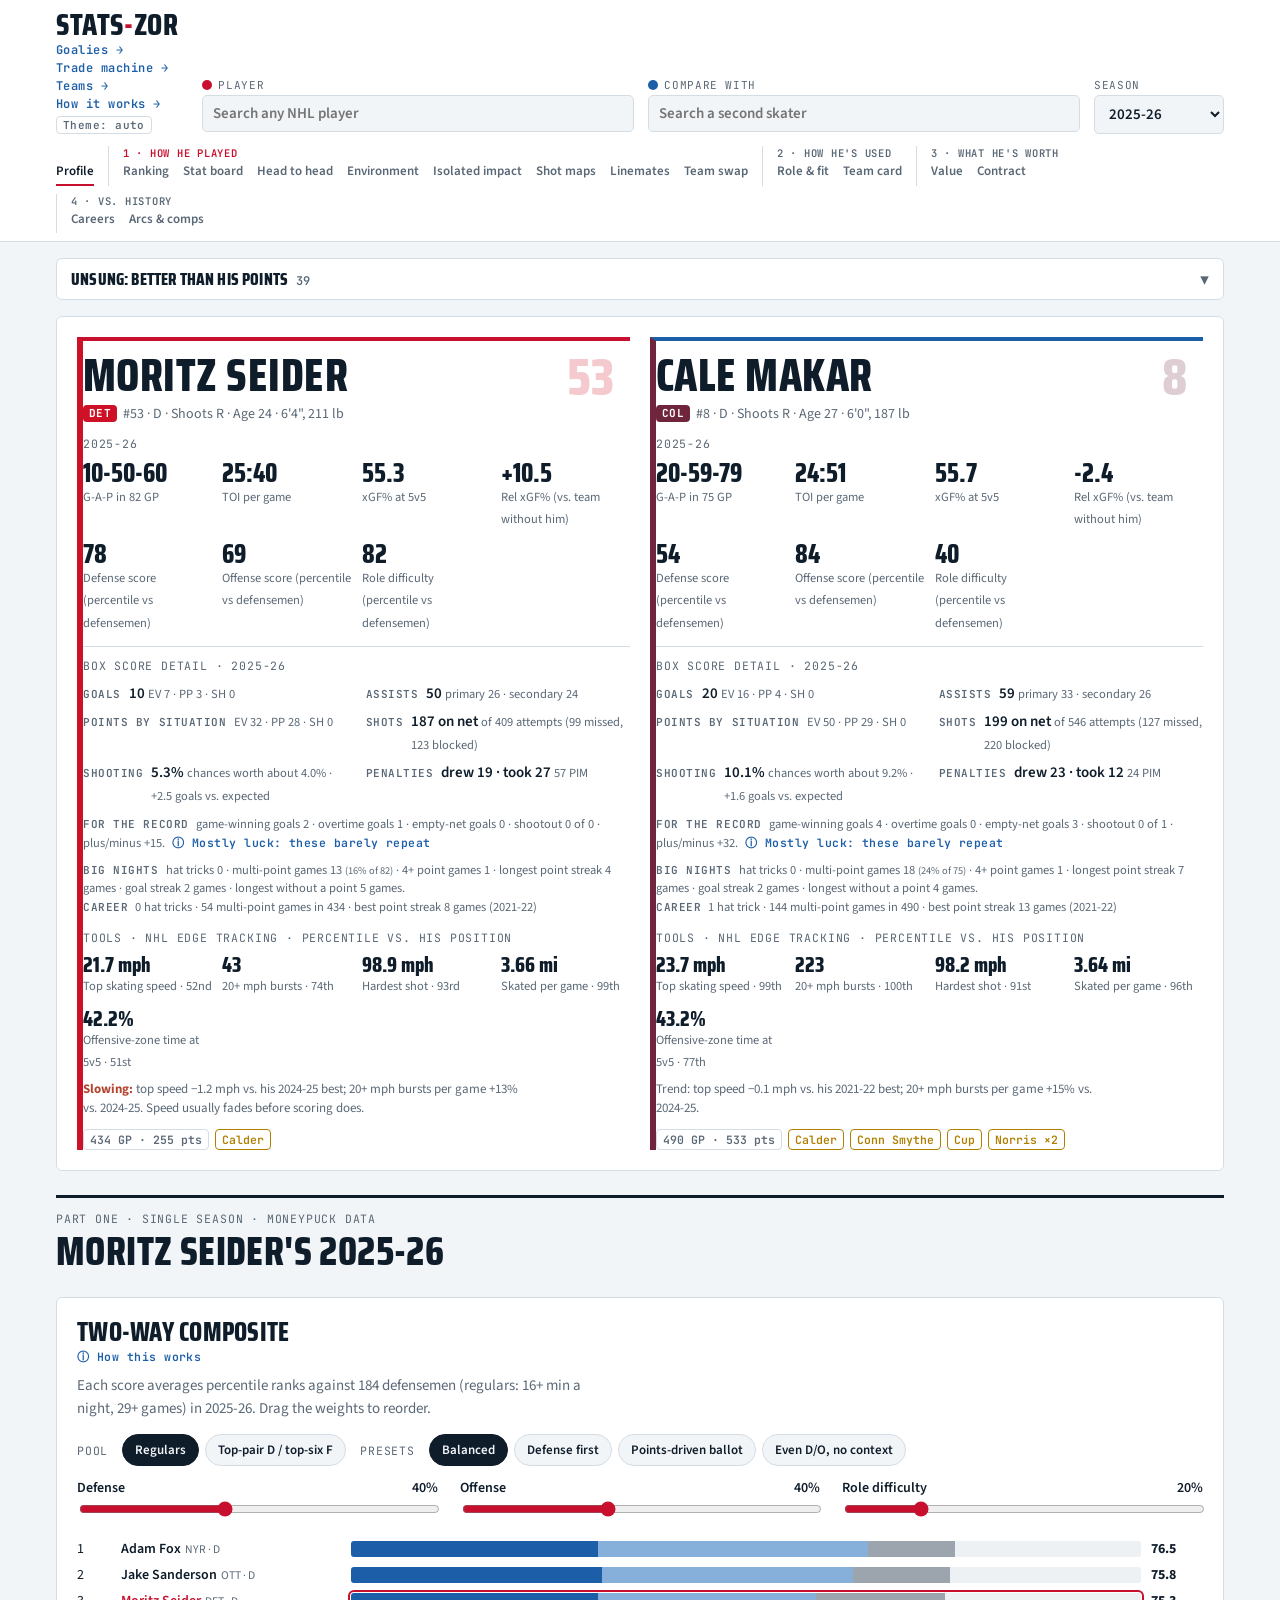
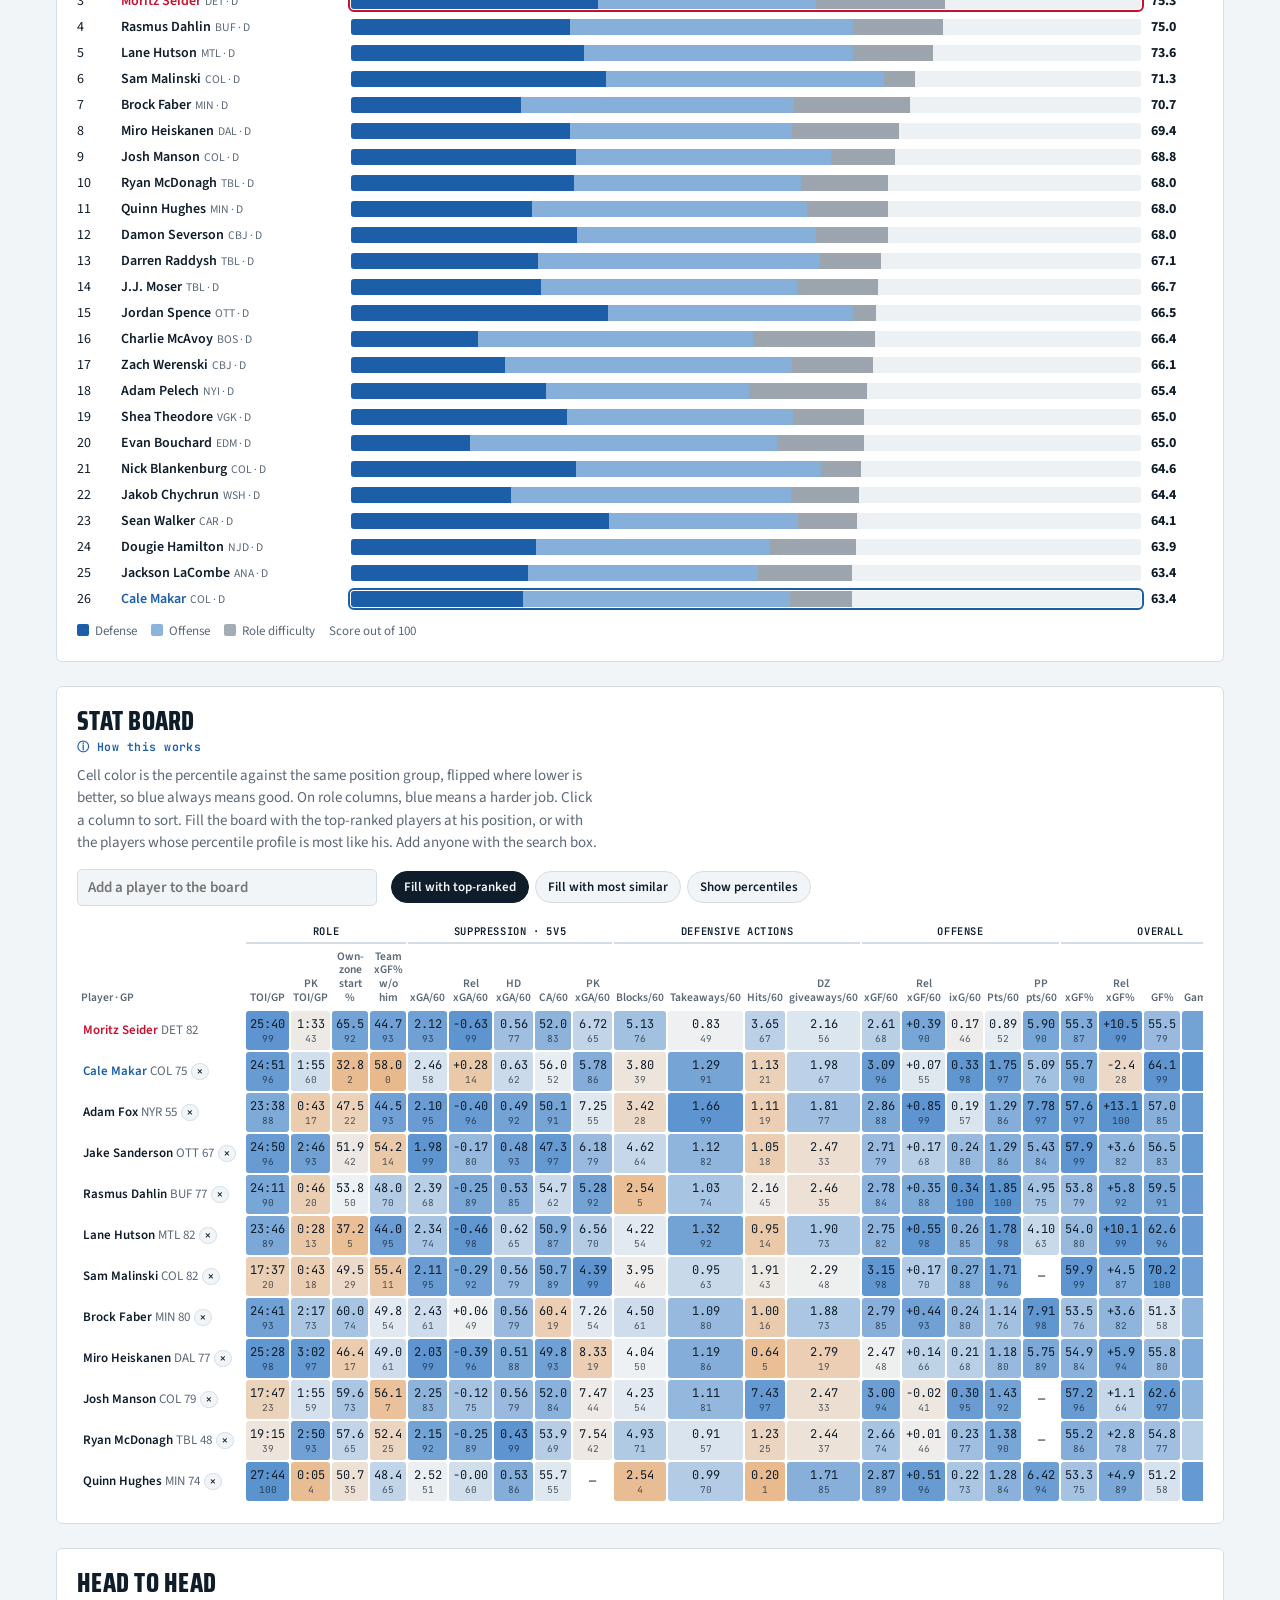
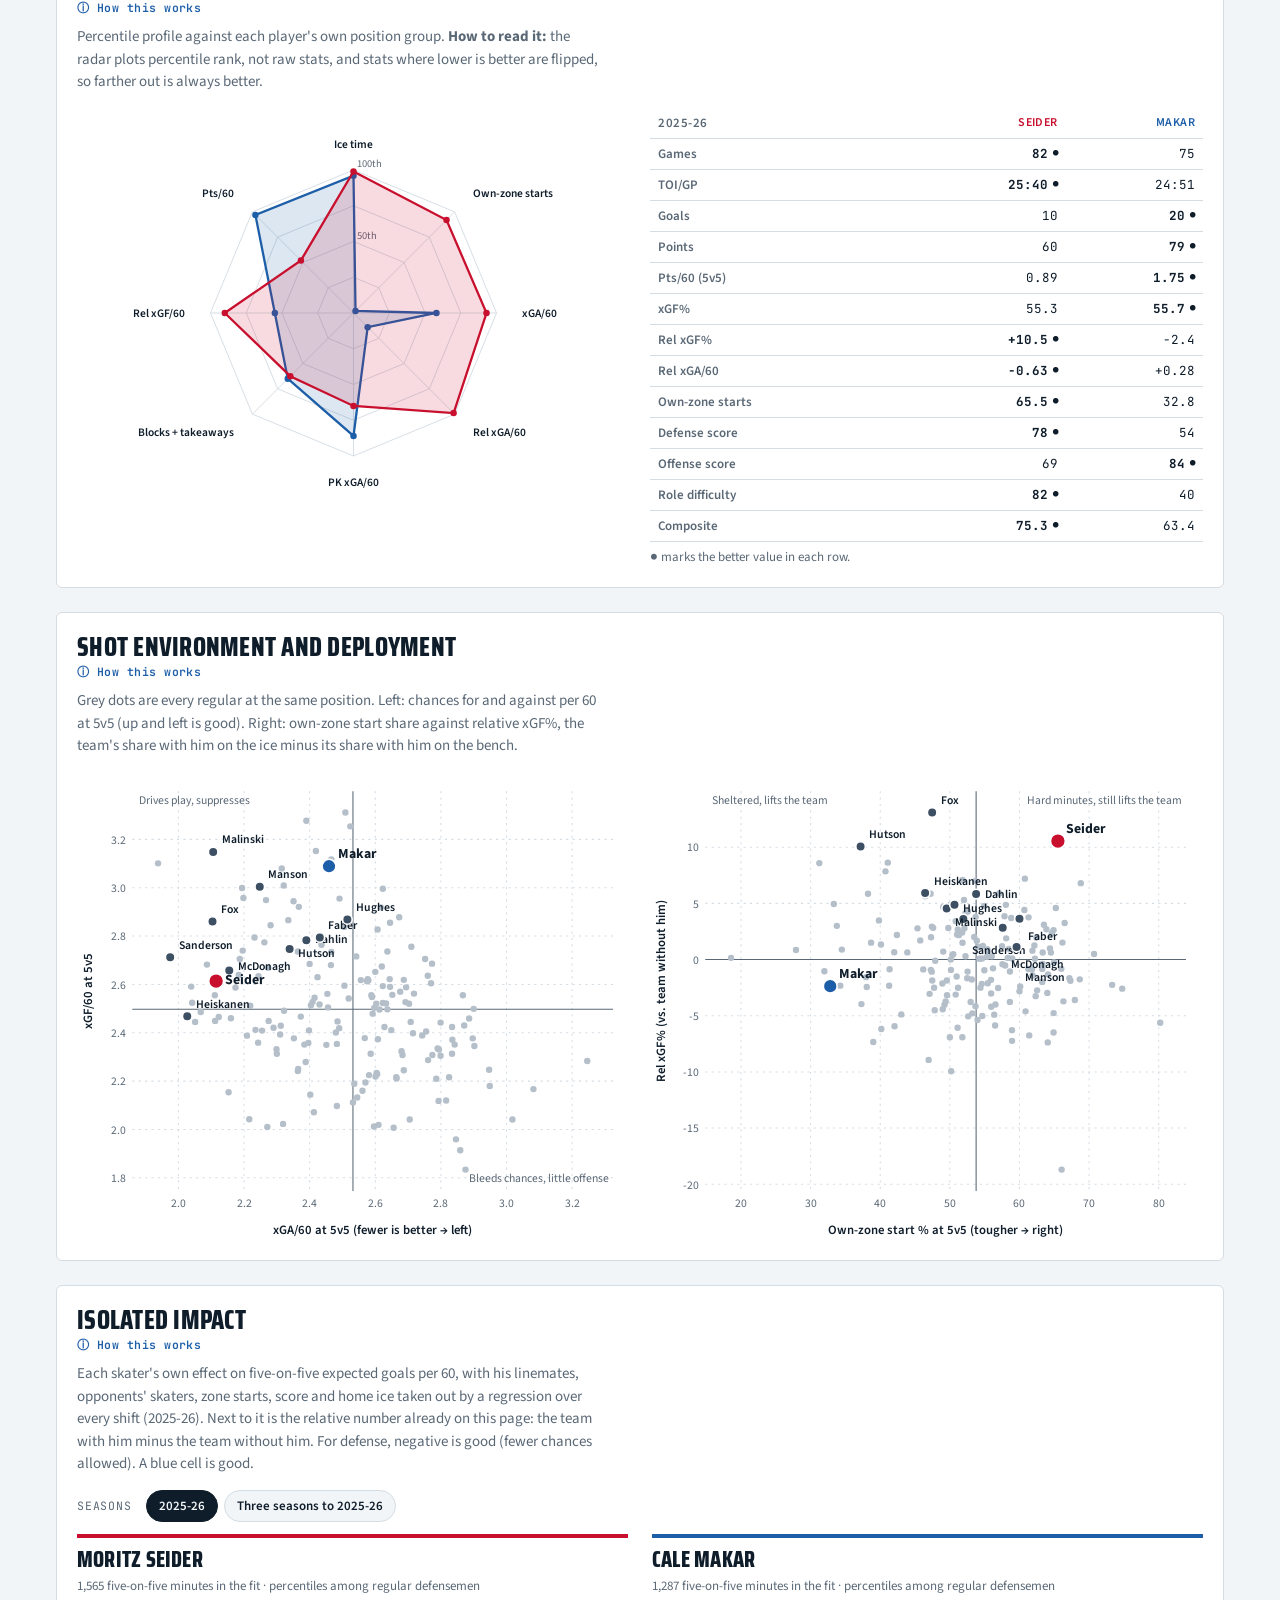
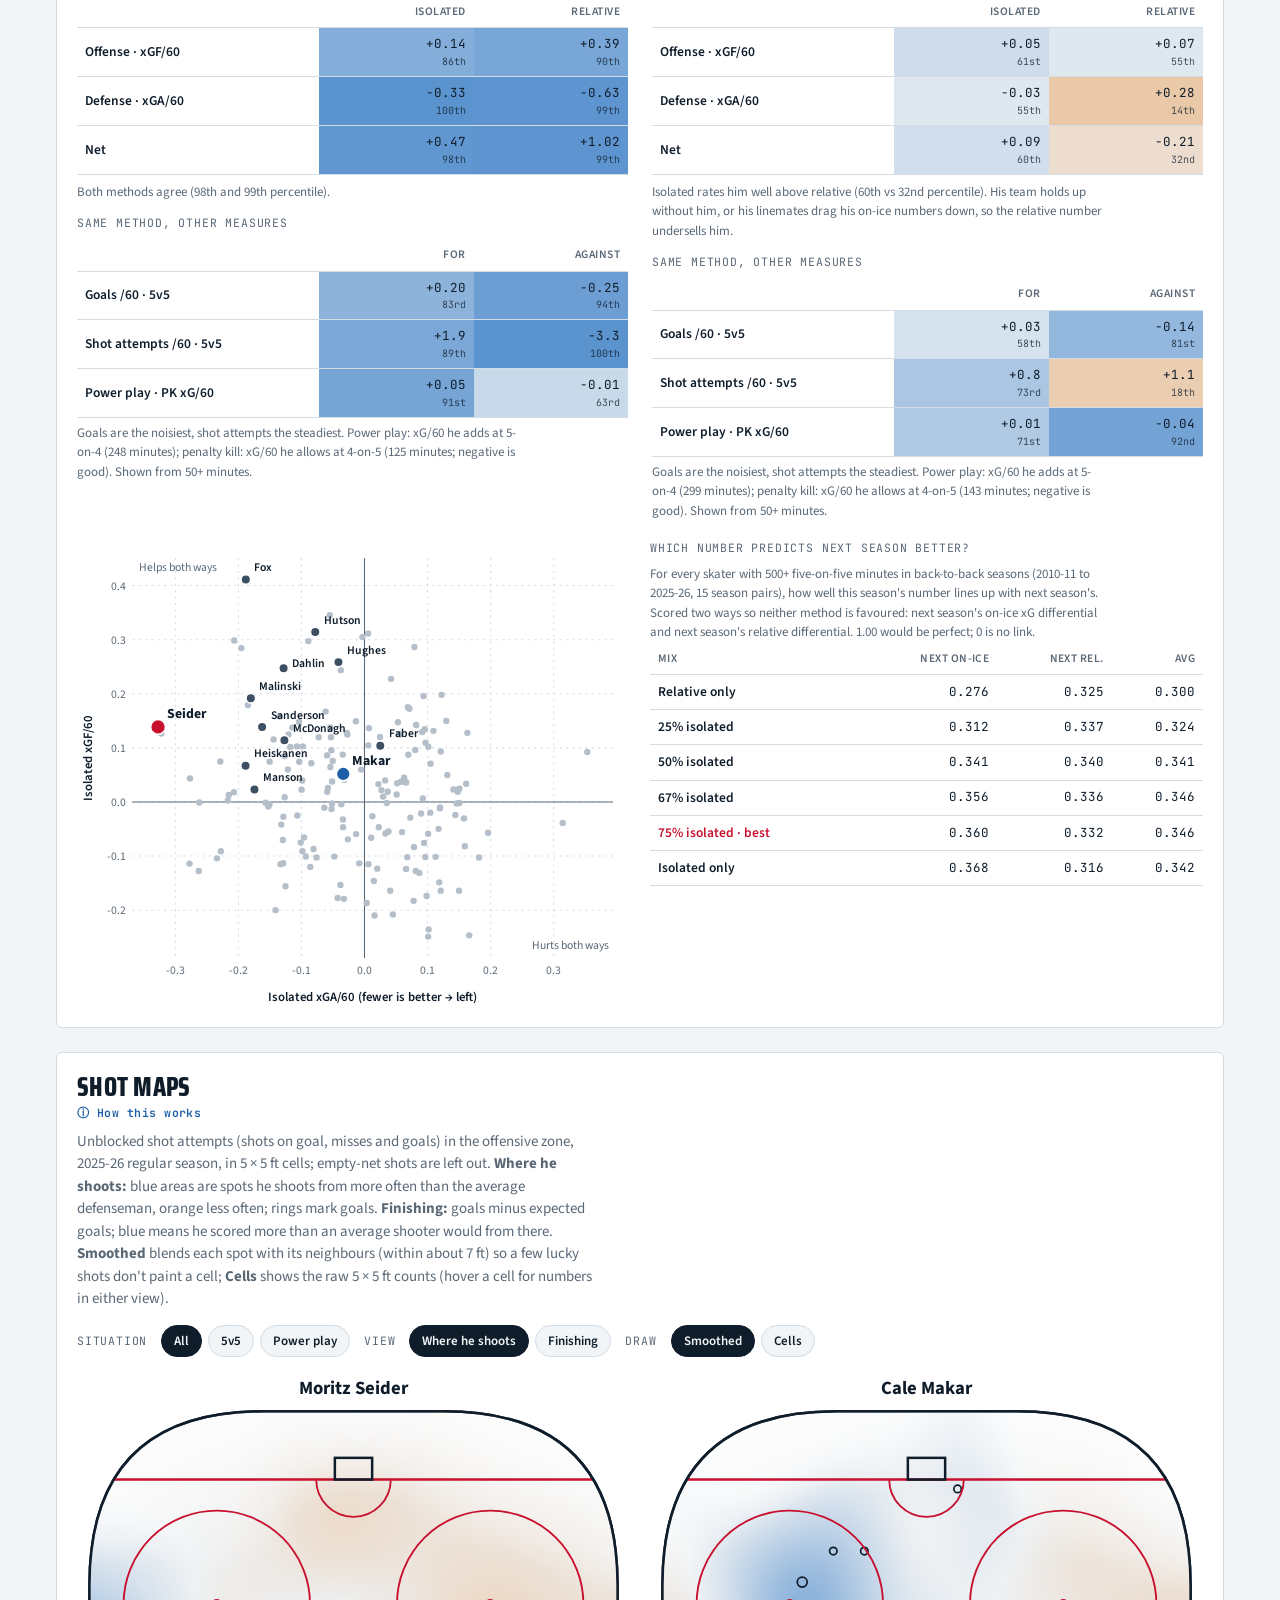
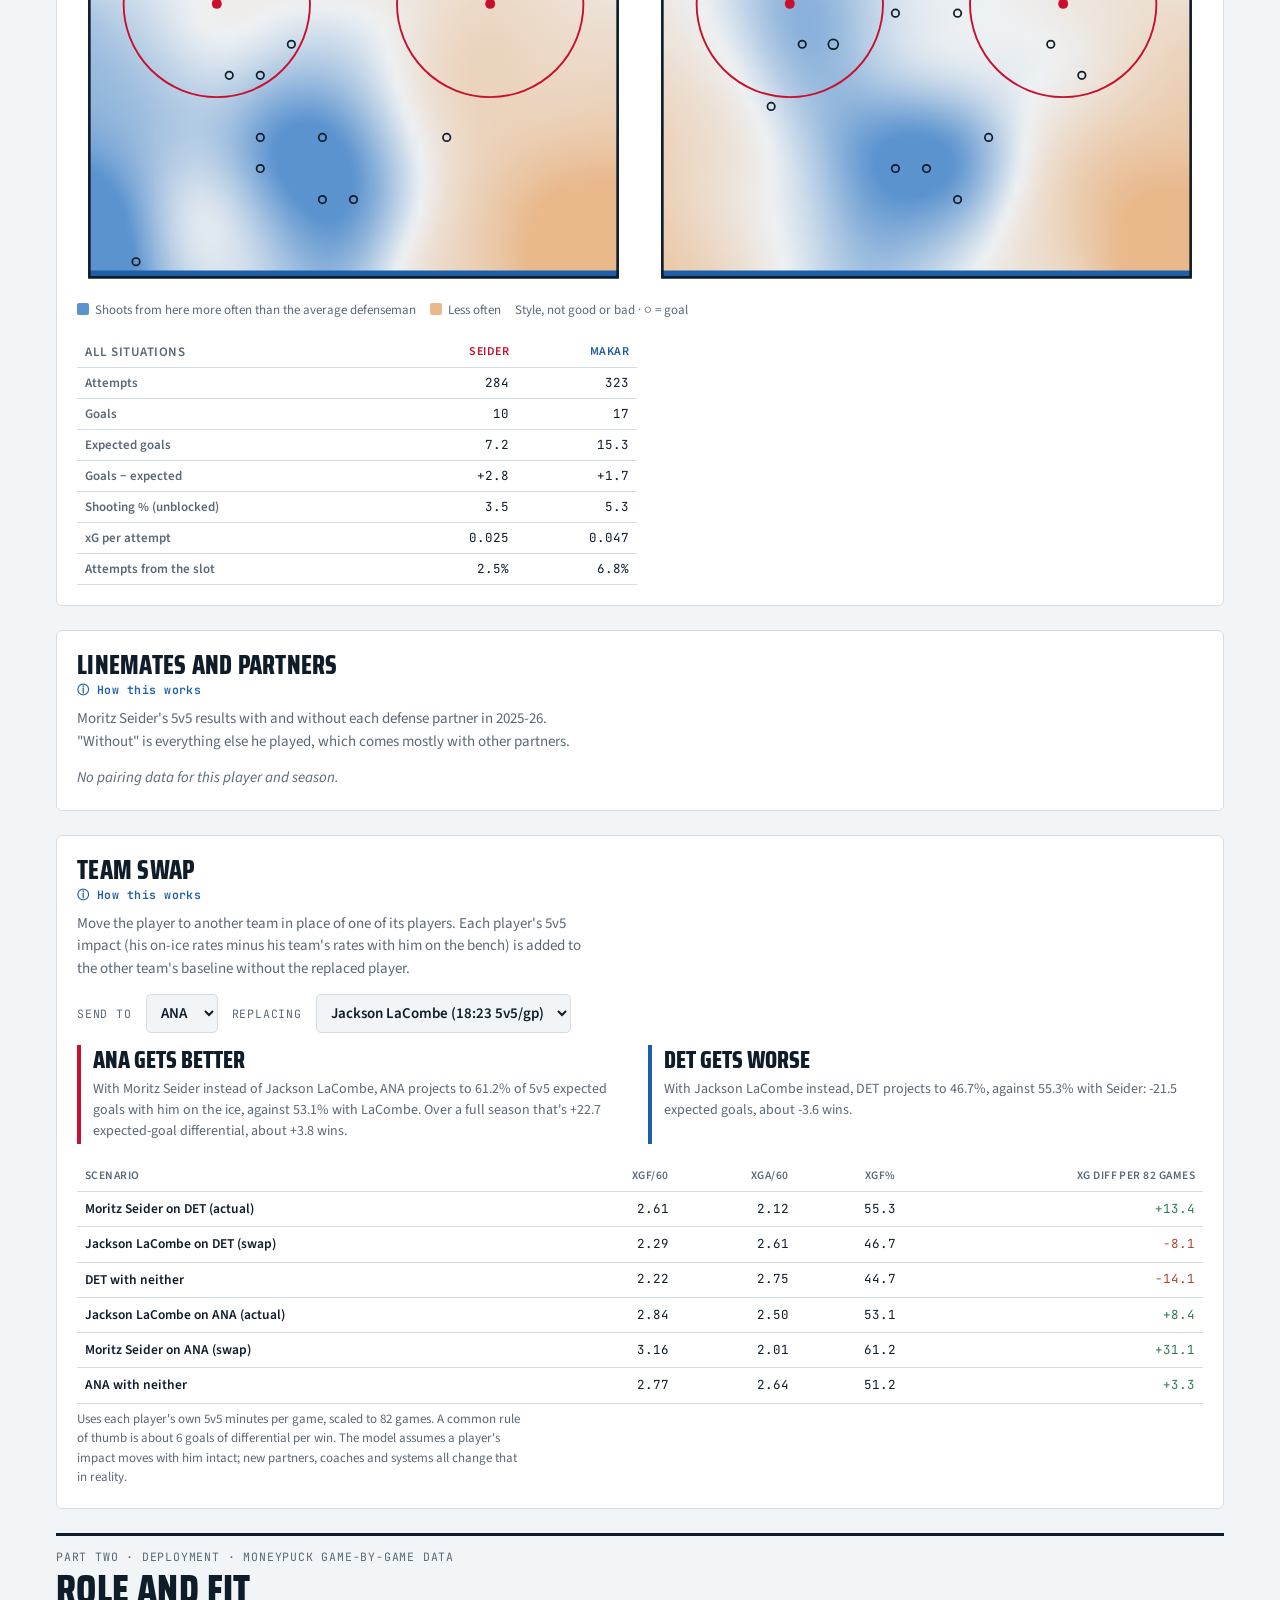
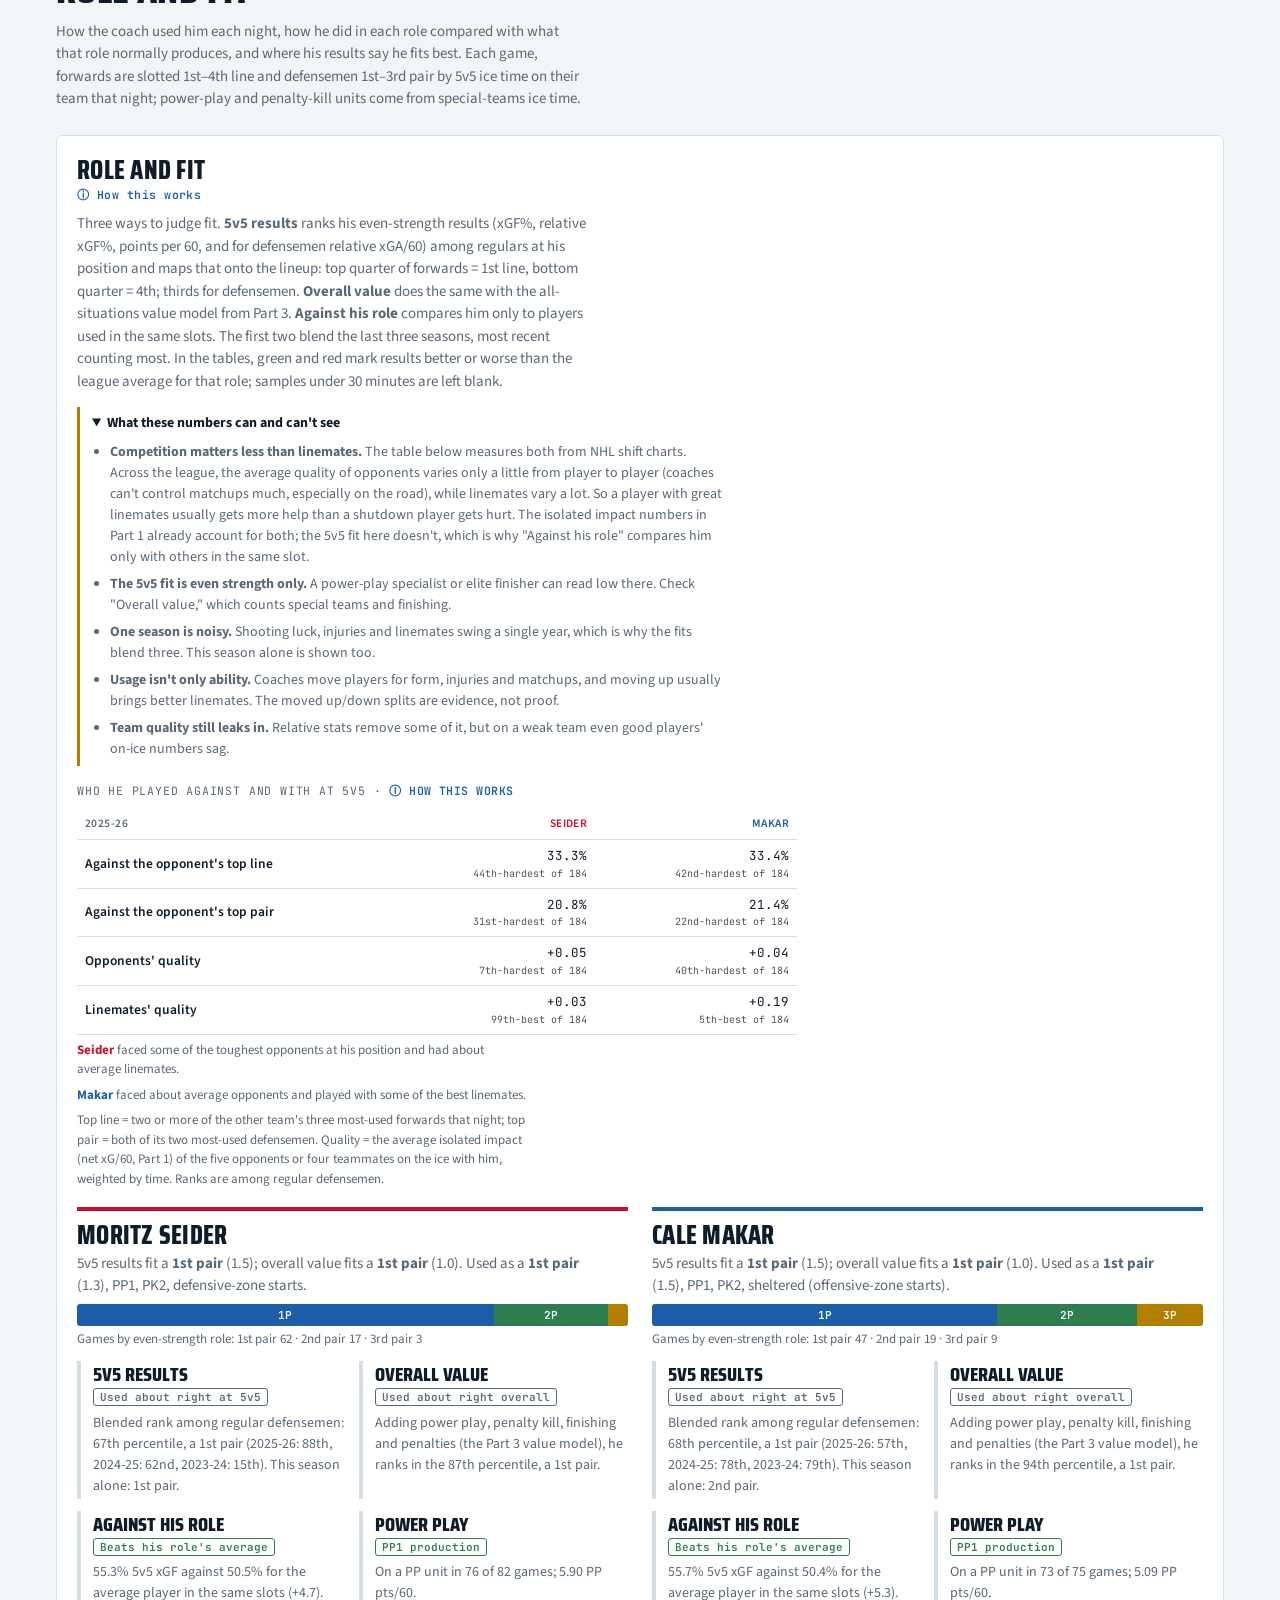
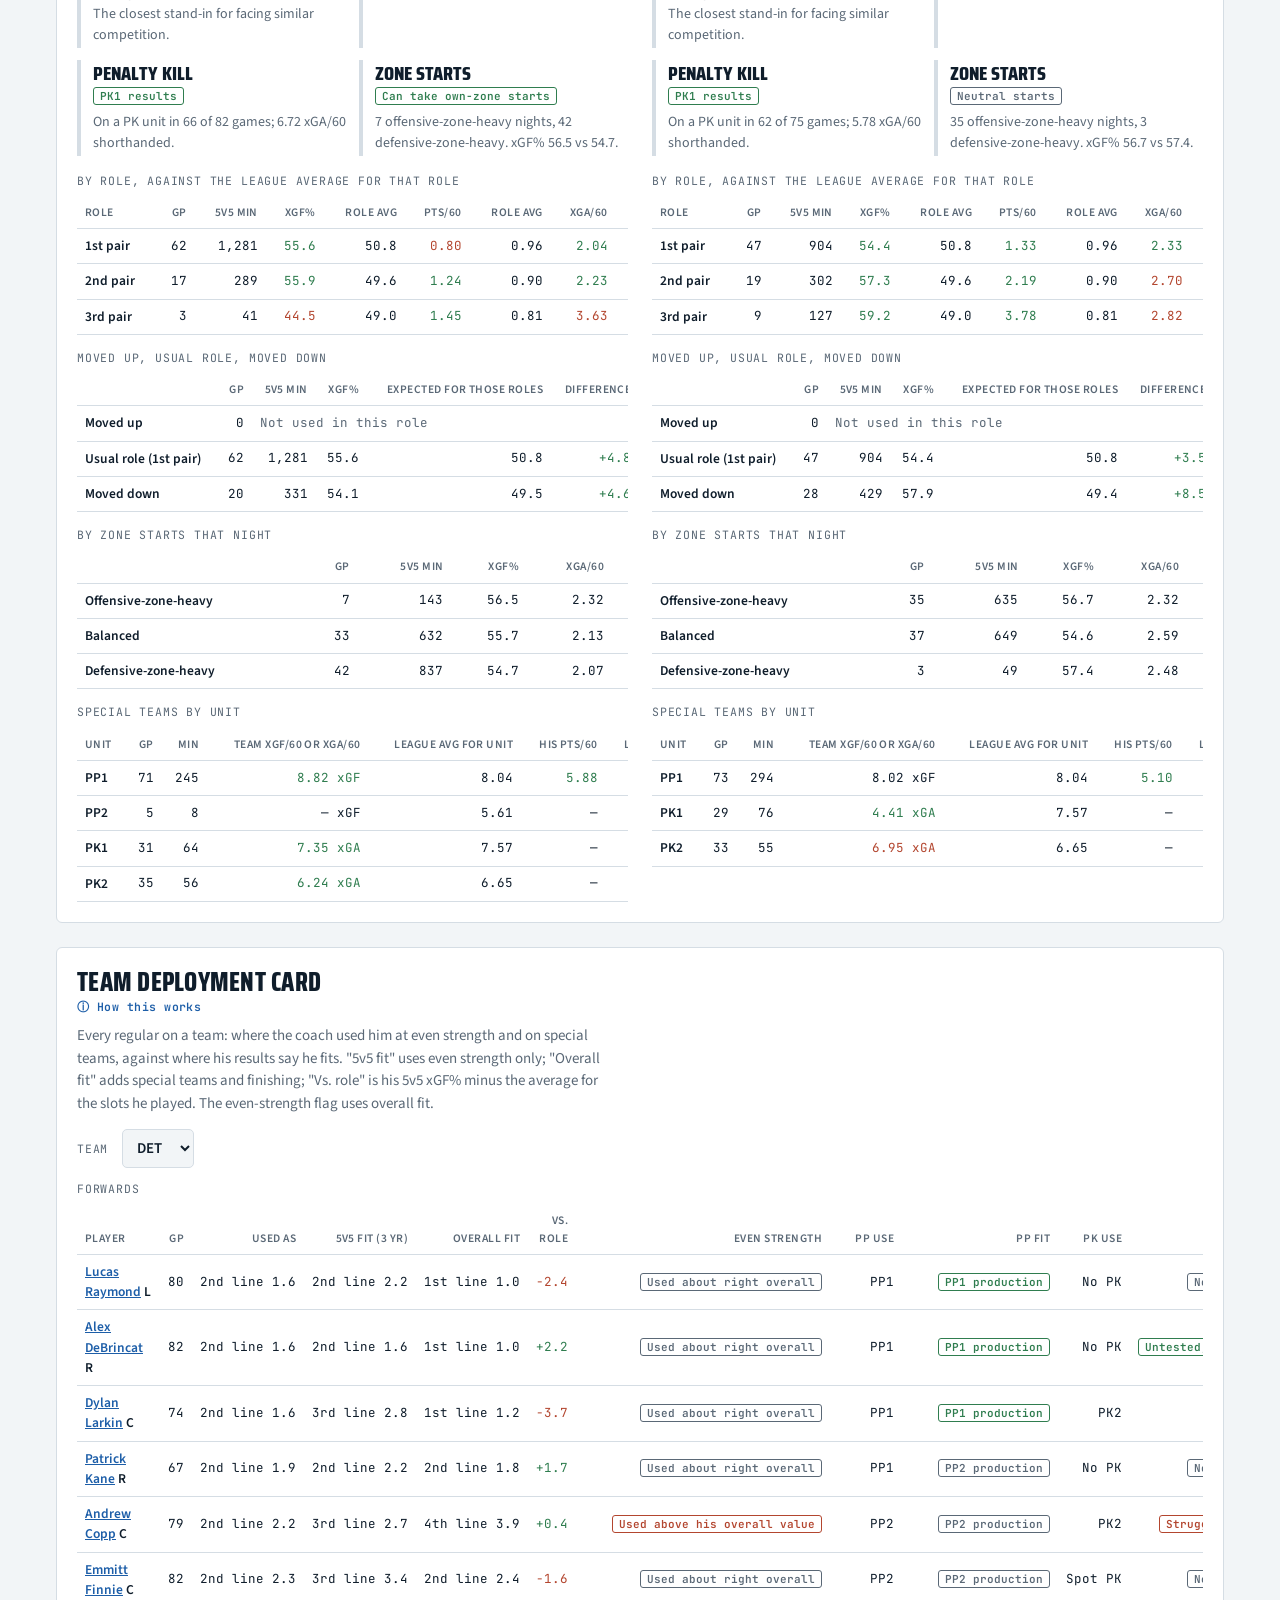
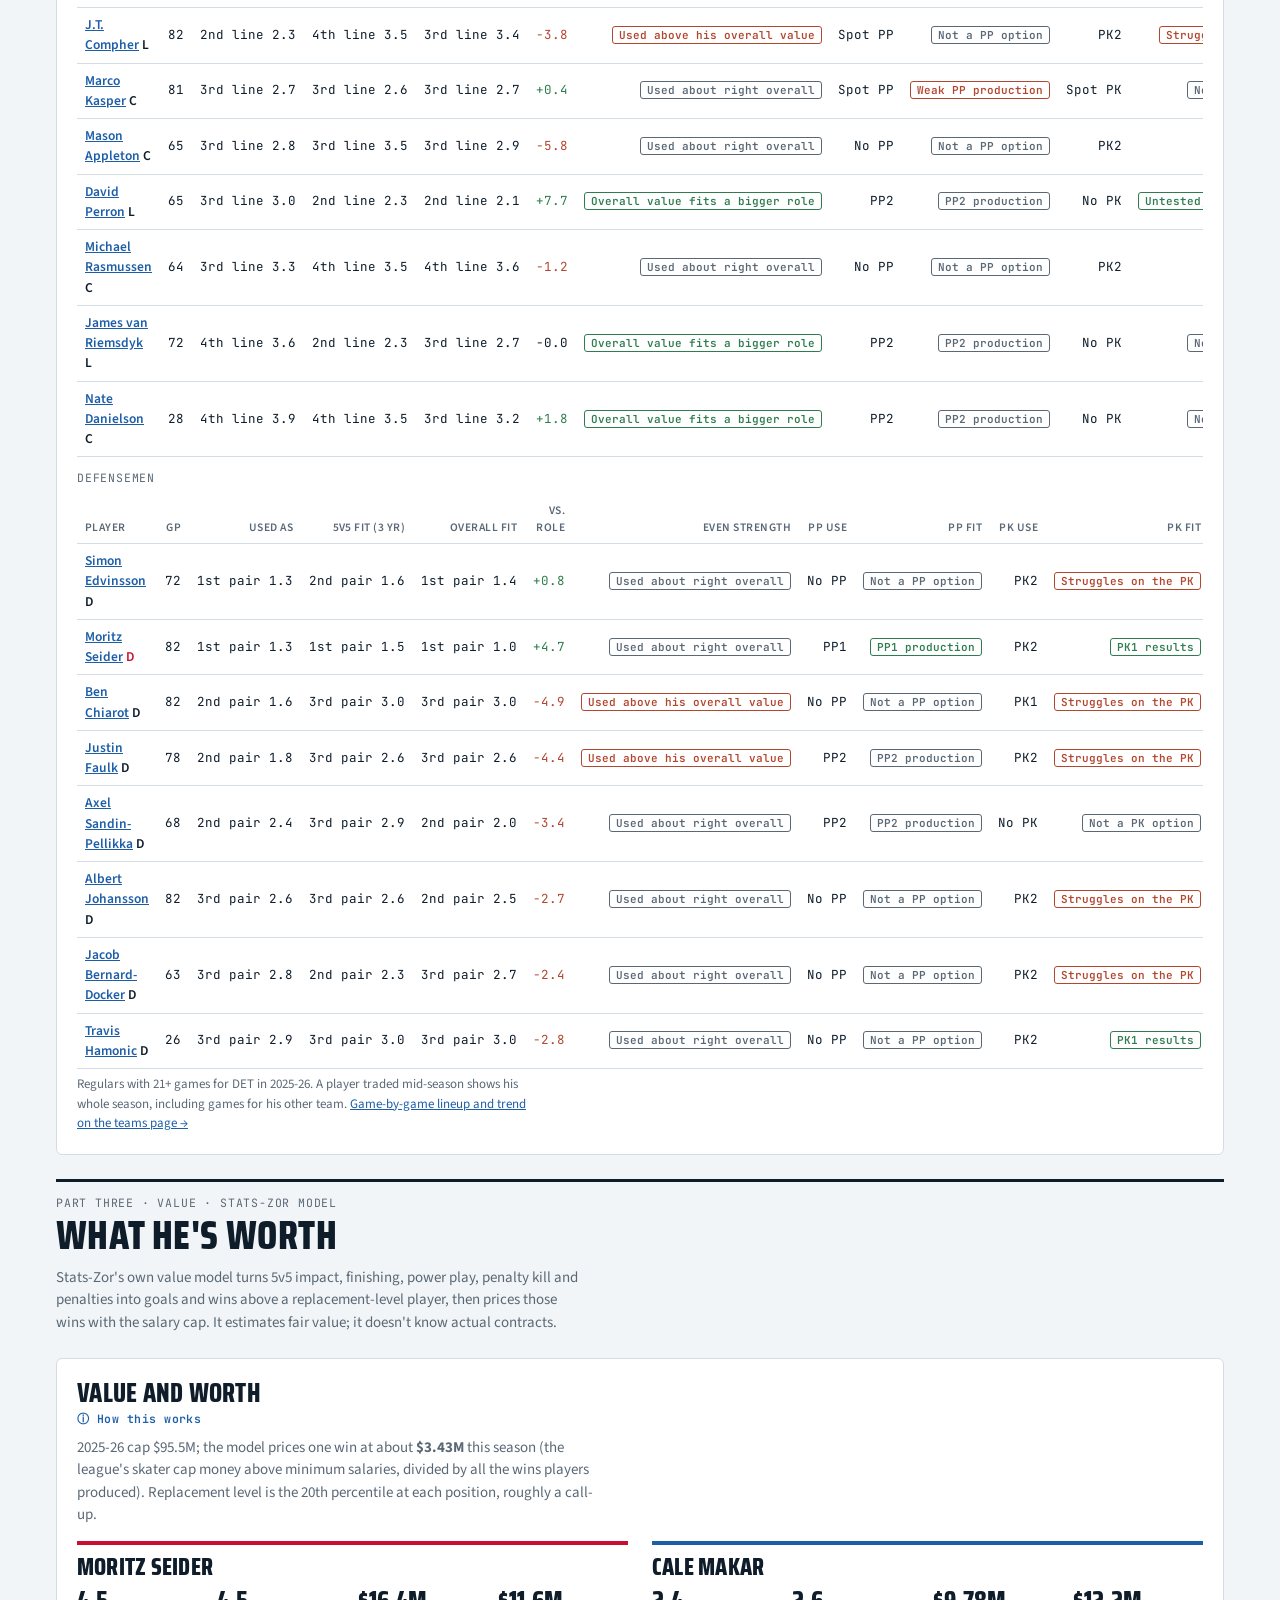
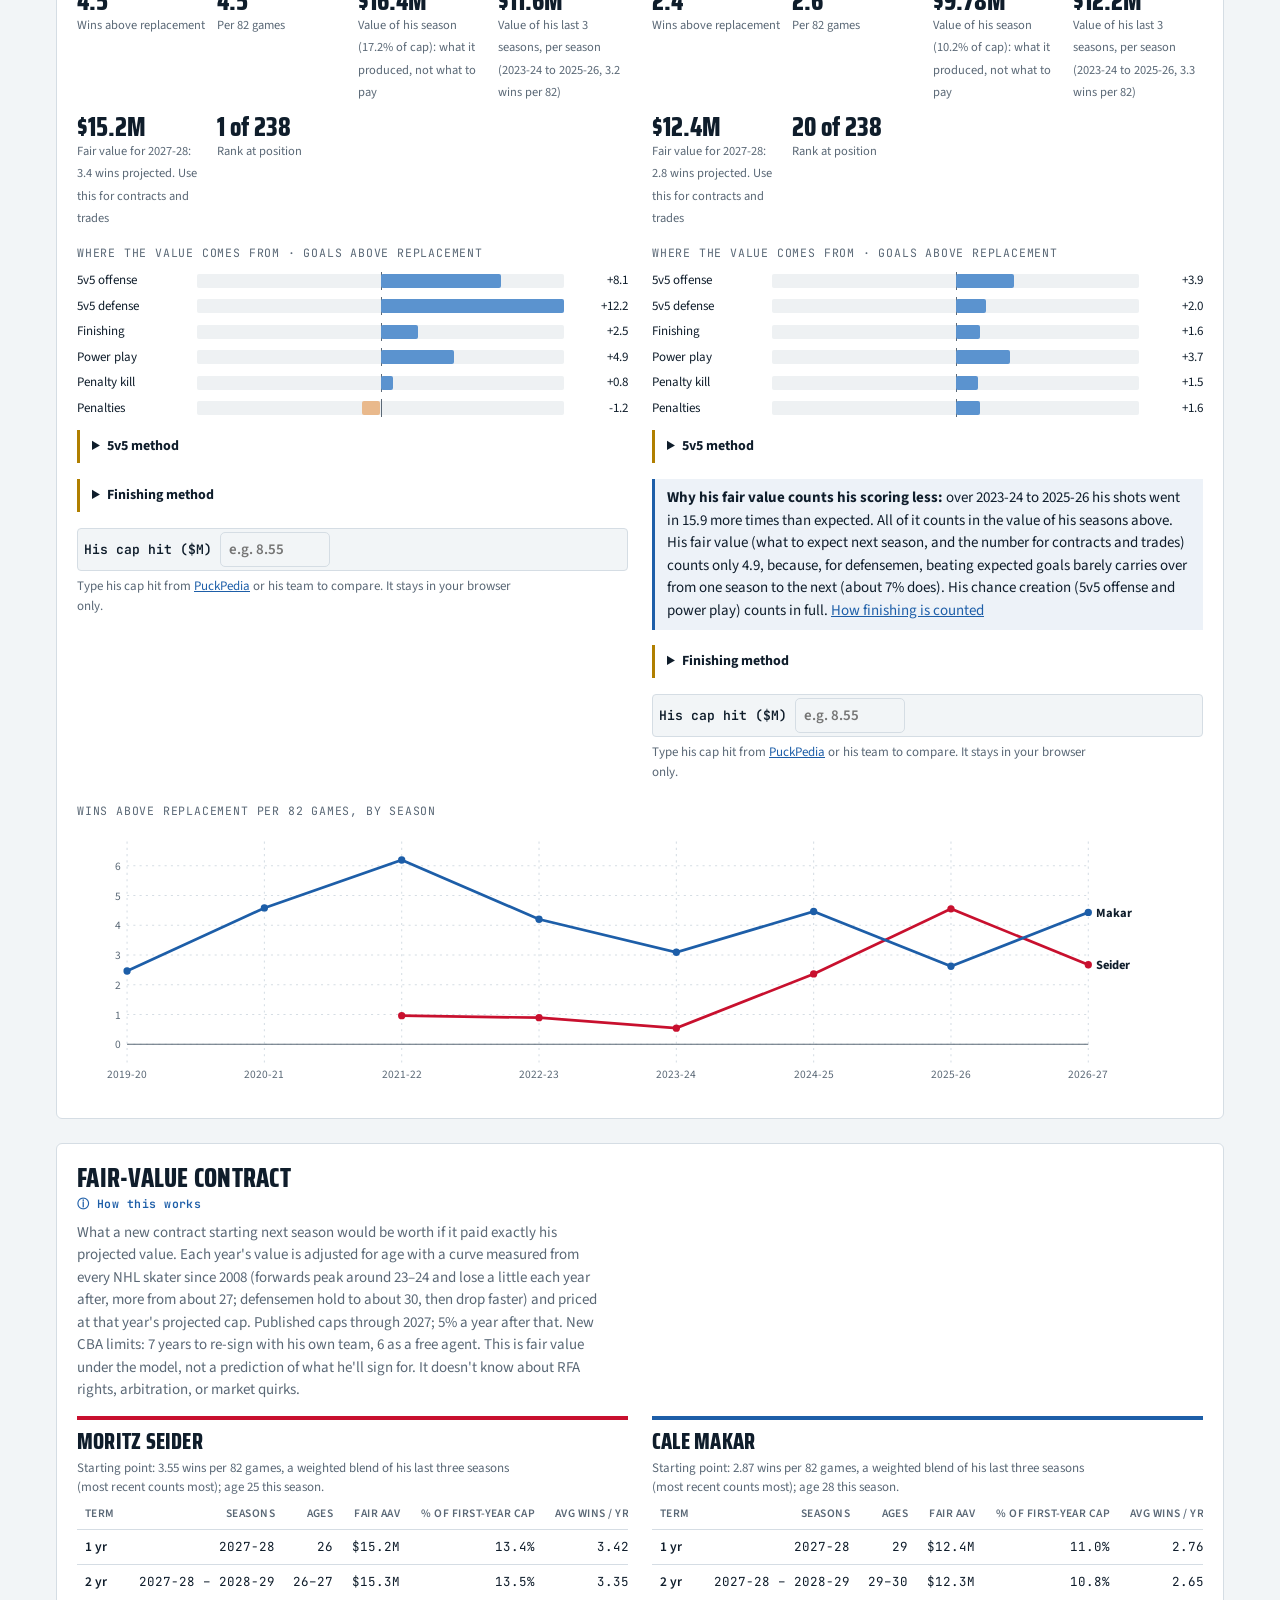
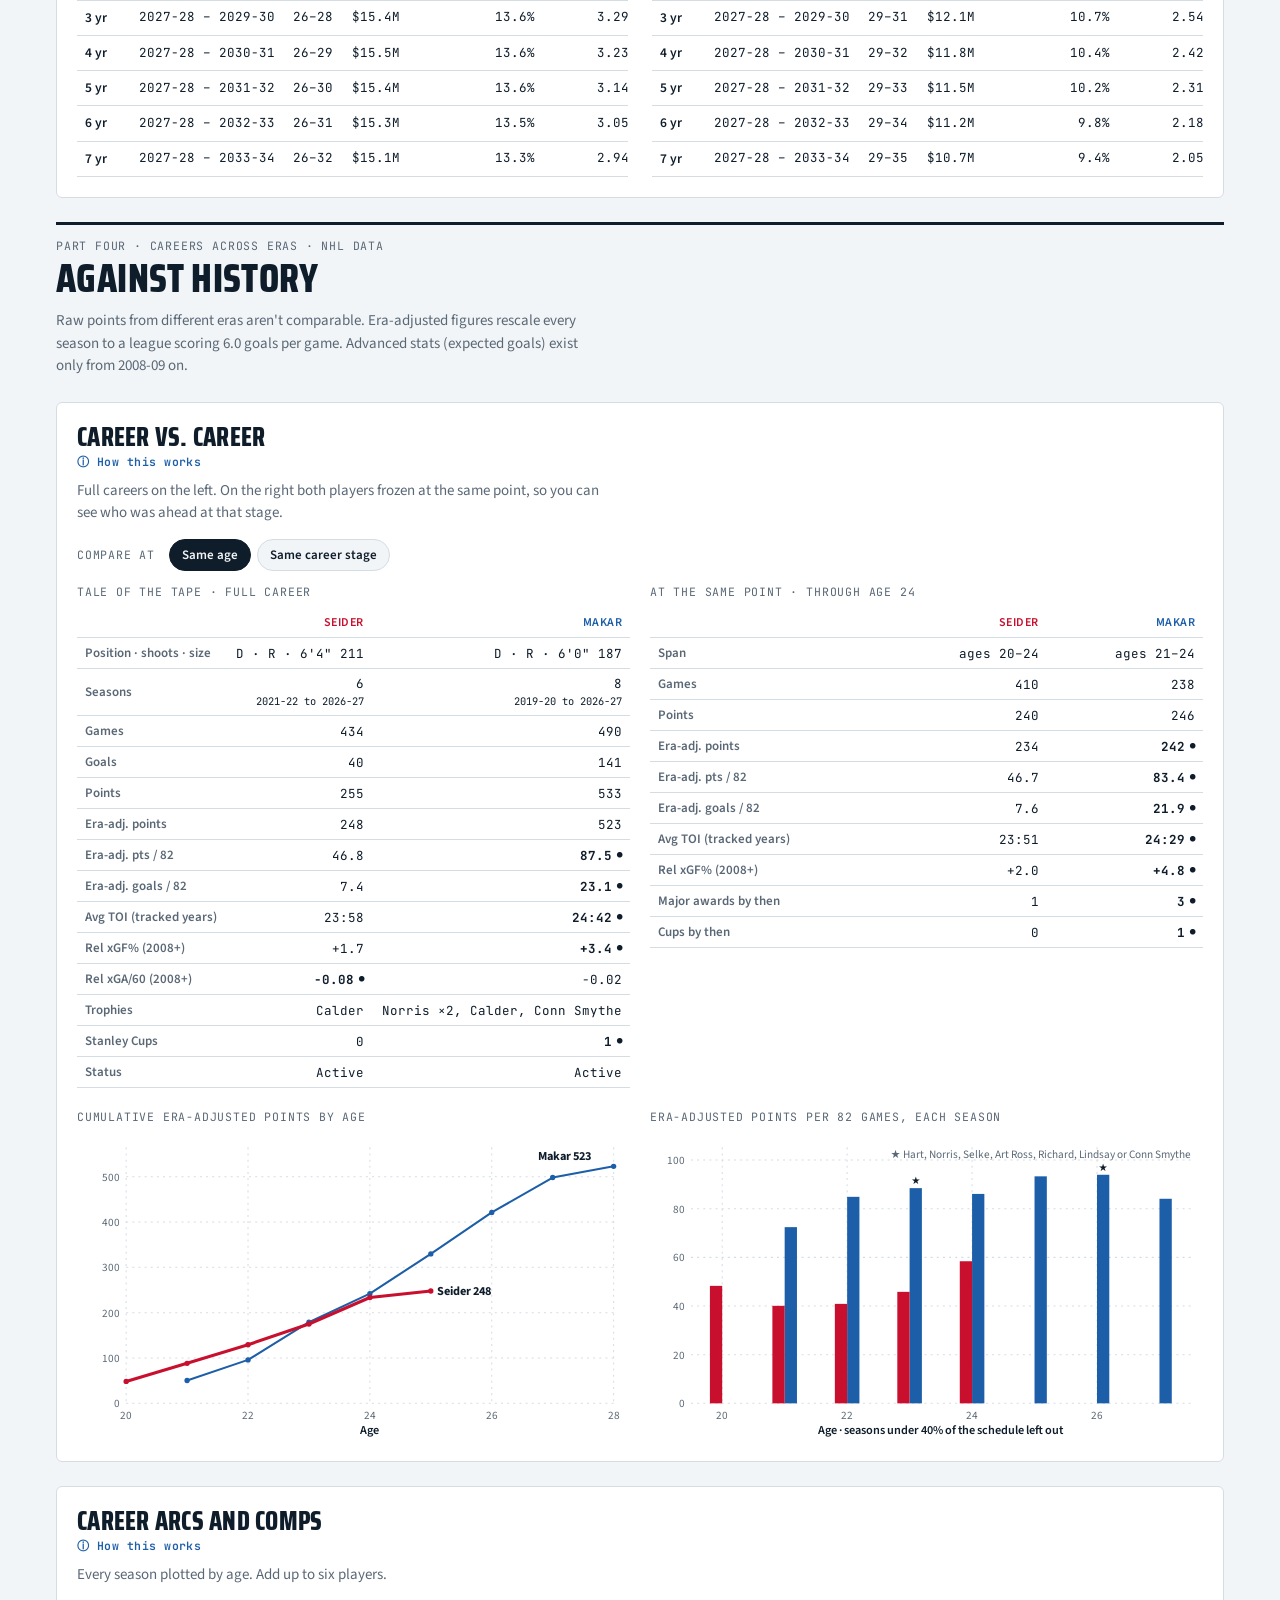
<file: index.html>
<!doctype html>
<html lang="en">
<head>
<meta charset="utf-8">
<meta name="viewport" content="width=device-width, initial-scale=1, viewport-fit=cover">
<title>Stats-Zor</title>
<meta name="description" content="NHL player analysis: search any skater or goalie, compare head to head, and see careers across eras. Data from MoneyPuck.com and the NHL.">
<link rel="icon" href="favicon.svg" type="image/svg+xml">
<link rel="icon" href="favicon-32.png" type="image/png" sizes="32x32">
<link rel="apple-touch-icon" href="apple-touch-icon.png">
<link rel="preconnect" href="https://fonts.googleapis.com">
<link rel="preconnect" href="https://fonts.gstatic.com" crossorigin>
<link rel="stylesheet" href="https://fonts.googleapis.com/css2?family=Saira+Condensed:wght@600;800&family=Source+Sans+3:wght@400;600;700&family=JetBrains+Mono:wght@400;600&display=swap">
<link rel="stylesheet" href="styles.css?v=202611190800">
<script src="theme.js?v=202611150400"></script>
</head>
<body>
<header class="top">
  <div class="wrap top-in">
    <div class="brandbox"><a class="brand" href="#">STATS<span>-</span>ZOR</a><a class="tradelink" href="goalies.html">Goalies →</a><a class="tradelink" href="trade.html">Trade machine →</a><a class="tradelink" href="teams.html">Teams →</a><a class="tradelink" href="about.html">How it works →</a></div>
    <div class="pickers">
      <div class="picker" id="pickA">
        <label for="qA"><i class="dot a"></i>Player</label>
        <input id="qA" type="search" autocomplete="off" placeholder="Search any NHL player">
        <ul class="sugg" hidden></ul>
      </div>
      <div class="picker" id="pickB">
        <label for="qB"><i class="dot b"></i>Compare with</label>
        <input id="qB" type="search" autocomplete="off" placeholder="Search a second skater">
        <ul class="sugg" hidden></ul>
      </div>
      <div class="picker small">
        <label for="season">Season</label>
        <select id="season"></select>
      </div>
    </div>
  </div>
  <nav class="wrap tabs" id="nav" aria-label="Sections">
    <div class="ng"><span class="nl">&nbsp;</span><div class="nls"><a href="#sec-profile">Profile</a></div></div>
    <div class="ng" data-part="1"><span class="nl">1 · How he played</span><div class="nls">
      <a href="#sec-rank">Ranking</a><a href="#sec-matrix">Stat board</a><a href="#sec-h2h">Head to head</a><a href="#sec-env">Environment</a><a href="#sec-iso">Isolated impact</a><a href="#sec-shots">Shot maps</a><a href="#sec-mates">Linemates</a><a href="#sec-swap">Team swap</a></div></div>
    <div class="ng" data-part="2"><span class="nl">2 · How he's used</span><div class="nls">
      <a href="#sec-role">Role &amp; fit</a><a href="#sec-lineup">Team card</a></div></div>
    <div class="ng" data-part="3"><span class="nl">3 · What he's worth</span><div class="nls">
      <a href="#sec-value">Value</a><a href="#sec-deal">Contract</a></div></div>
    <div class="ng" data-part="4"><span class="nl">4 · Vs. history</span><div class="nls">
      <a href="#sec-career">Careers</a><a href="#sec-arcs">Arcs &amp; comps</a></div></div>
  </nav>
</header>

<div class="layout"><aside class="gems-wrap" id="gems" aria-label="Scouting lists"></aside>
<main class="wrap" id="main">
  <p class="status" id="status">Loading data…</p>

  <section class="panel" id="sec-profile"></section>

  <div class="part"><span class="eyebrow">Part one · single season · MoneyPuck data</span><h2 class="part-h" id="part1-h">The season</h2></div>

  <section class="panel" id="sec-rank">
    <div class="head"><h2>Two-way composite</h2><a class="how" href="about.html#m-rank">How this works</a>
      <p class="sub" id="rank-sub"></p></div>
    <div class="ctl" id="rank-ctl"></div>
    <div class="weights" id="weights"></div>
    <div class="rank" id="rank"></div>
    <div class="legend"><span><i class="seg-d"></i>Defense</span><span><i class="seg-o"></i>Offense</span><span><i class="seg-c"></i>Role difficulty</span><span>Score out of 100</span></div>
  </section>

  <section class="panel" id="sec-matrix">
    <div class="head"><h2>Stat board</h2><a class="how" href="about.html#m-matrix">How this works</a>
      <p class="sub">Cell color is the percentile against the same position group, flipped where lower is better, so blue always means good. On role columns, blue means a harder job. Click a column to sort. Fill the board with the top-ranked players at his position, or with the players whose percentile profile is most like his. Add anyone with the search box.</p></div>
    <div class="ctl"><div class="picker inline" id="pickBoard"><input id="qBoard" type="search" autocomplete="off" placeholder="Add a player to the board"><ul class="sugg" hidden></ul></div>
      <span class="toggle" id="mtoggle"></span></div>
    <div class="scroll"><table class="matrix" id="matrix"></table></div>
  </section>

  <section class="panel" id="sec-h2h">
    <div class="head"><h2>Head to head</h2><a class="how" href="about.html#m-h2h">How this works</a>
      <p class="sub">Percentile profile against each player's own position group. <strong>How to read it:</strong> the radar plots percentile rank, not raw stats, and stats where lower is better are flipped, so farther out is always better.</p></div>
    <div class="two"><svg id="radar" viewBox="-60 0 580 440" role="img" aria-label="Radar comparison"></svg><div id="h2h-table"></div></div>
  </section>

  <section class="panel" id="sec-env">
    <div class="head"><h2>Shot environment and deployment</h2><a class="how" href="about.html#m-env">How this works</a>
      <p class="sub">Grey dots are every regular at the same position. Left: chances for and against per 60 at 5v5 (up and left is good). Right: own-zone start share against relative xGF%, the team's share with him on the ice minus its share with him on the bench.</p></div>
    <div class="two"><svg id="sc1" viewBox="0 0 520 440" role="img" aria-label="xGF/60 vs xGA/60"></svg><svg id="sc2" viewBox="0 0 520 440" role="img" aria-label="Zone starts vs relative xGF%"></svg></div>
  </section>

  <section class="panel" id="sec-iso">
    <div class="head"><h2>Isolated impact</h2><a class="how" href="about.html#m-iso">How this works</a>
      <p class="sub" id="iso-sub">Loading isolated impact…</p></div>
    <div class="ctl"><span class="lbl">Seasons</span><span class="toggle" id="itoggle"></span></div>
    <div id="iso"></div>
    <div class="two" style="margin-top:18px"><svg id="sc-iso" viewBox="0 0 520 440" role="img" aria-label="Isolated offense vs defense"></svg><div id="iso-test"></div></div>
  </section>

  <section class="panel" id="sec-shots">
    <div class="head"><h2>Shot maps</h2><a class="how" href="about.html#m-shots">How this works</a>
      <p class="sub" id="shots-sub">Loading shot maps…</p></div>
    <div id="shots"></div>
  </section>

  <section class="panel" id="sec-mates">
    <div class="head"><h2>Linemates and partners</h2><a class="how" href="about.html#m-mates">How this works</a>
      <p class="sub" id="mates-sub"></p></div>
    <div class="scroll"><table class="tbl" id="mates"></table></div>
    <div id="combos"></div>
  </section>

  <section class="panel" id="sec-swap">
    <div class="head"><h2>Team swap</h2><a class="how" href="about.html#m-swap">How this works</a>
      <p class="sub">Move the player to another team in place of one of its players. Each player's 5v5 impact (his on-ice rates minus his team's rates with him on the bench) is added to the other team's baseline without the replaced player.</p></div>
    <div class="ctl"><label class="lbl" for="swapTeam">Send to</label><select id="swapTeam"></select><label class="lbl" for="swapOut">replacing</label><select id="swapOut"></select></div>
    <div id="swap"></div>
  </section>

  <div class="part"><span class="eyebrow">Part two · deployment · MoneyPuck game-by-game data</span><h2 class="part-h">Role and fit</h2>
    <p class="sub">How the coach used him each night, how he did in each role compared with what that role normally produces, and where his results say he fits best. Each game, forwards are slotted 1st–4th line and defensemen 1st–3rd pair by 5v5 ice time on their team that night; power-play and penalty-kill units come from special-teams ice time.</p></div>

  <section class="panel" id="sec-role">
    <div class="head"><h2>Role and fit</h2><a class="how" href="about.html#m-role">How this works</a><p class="sub" id="role-sub"></p></div>
    <div id="role"></div>
  </section>

  <section class="panel" id="sec-lineup">
    <div class="head"><h2>Team deployment card</h2><a class="how" href="about.html#m-lineup">How this works</a>
      <p class="sub">Every regular on a team: where the coach used him at even strength and on special teams, against where his results say he fits. "5v5 fit" uses even strength only; "Overall fit" adds special teams and finishing; "Vs. role" is his 5v5 xGF% minus the average for the slots he played. The even-strength flag uses overall fit.</p></div>
    <div class="ctl"><label class="lbl" for="lineupTeam">Team</label><select id="lineupTeam"></select></div>
    <div id="lineup"></div>
  </section>

  <div class="part"><span class="eyebrow">Part three · value · Stats-Zor model</span><h2 class="part-h">What he's worth</h2>
    <p class="sub">Stats-Zor's own value model turns 5v5 impact, finishing, power play, penalty kill and penalties into goals and wins above a replacement-level player, then prices those wins with the salary cap. It estimates fair value; it doesn't know actual contracts.</p></div>

  <section class="panel" id="sec-value">
    <div class="head"><h2>Value and worth</h2><a class="how" href="about.html#m-value">How this works</a><p class="sub" id="value-sub"></p></div>
    <div id="value"></div>
  </section>

  <section class="panel" id="sec-deal">
    <div class="head"><h2>Fair-value contract</h2><a class="how" href="about.html#m-deal">How this works</a><p class="sub" id="deal-sub"></p></div>
    <div id="deal"></div>
  </section>

  <div class="part"><span class="eyebrow">Part four · careers across eras · NHL data</span><h2 class="part-h">Against history</h2>
    <p class="sub">Raw points from different eras aren't comparable. Era-adjusted figures rescale every season to a league scoring 6.0 goals per game. Advanced stats (expected goals) exist only from 2008-09 on.</p></div>

  <section class="panel" id="sec-career">
    <div class="head"><h2>Career vs. career</h2><a class="how" href="about.html#m-career">How this works</a>
      <p class="sub">Full careers on the left. On the right both players frozen at the same point, so you can see who was ahead at that stage.</p></div>
    <div class="ctl"><span class="lbl">Compare at</span><span class="toggle" id="cmode"><button type="button" data-m="age" aria-pressed="true">Same age</button><button type="button" data-m="stage" aria-pressed="false">Same career stage</button></span></div>
    <div class="two"><div><p class="minihead">Tale of the tape · full career</p><table class="tape" id="tape"></table></div>
      <div><p class="minihead" id="atlab">At the same point</p><table class="tape" id="atsame"></table></div></div>
    <div class="two" style="margin-top:20px"><div><p class="minihead">Cumulative era-adjusted points by age</p><svg id="cumu" viewBox="0 0 540 300" role="img" aria-label="Cumulative points"></svg></div>
      <div><p class="minihead">Era-adjusted points per 82 games, each season</p><svg id="seas" viewBox="0 0 540 300" role="img" aria-label="Points per 82 by season"></svg></div></div>
  </section>

  <section class="panel" id="sec-arcs">
    <div class="head"><h2>Career arcs and comps</h2><a class="how" href="about.html#m-arcs">How this works</a>
      <p class="sub">Every season plotted by age. Add up to six players.</p></div>
    <div class="ctl"><span class="lbl">Measure</span><span class="toggle" id="ametric"></span></div>
    <div class="ctl"><div class="picker inline" id="pickArc"><input id="qArc" type="search" autocomplete="off" placeholder="Add a player to the chart"><ul class="sugg" hidden></ul></div></div>
    <div class="chips" id="achips"></div>
    <svg id="arc" viewBox="0 0 1080 400" role="img" aria-label="Career arcs"></svg>
    <p class="sub small" id="arcnote"></p>
    <p class="minihead" style="margin-top:22px" id="comps-h">Closest comps</p>
    <p class="sub small" id="comps-sub"></p>
    <div class="scroll"><table class="tbl" id="comps"></table></div>
  </section>


  <footer class="foot">
    <p>Data: <a href="https://moneypuck.com" rel="noopener">MoneyPuck.com</a> season summaries (2008-09 on) and the NHL's public stats API (careers, bios, trophies). Free for non-commercial use with credit to MoneyPuck. Updated automatically every morning.</p>
    <p id="updated"></p>
  </footer>
</main></div>
<script src="common.js?v=202611262100"></script>
<script src="app.js?v=202611262110"></script>
</body>
</html>
</file>
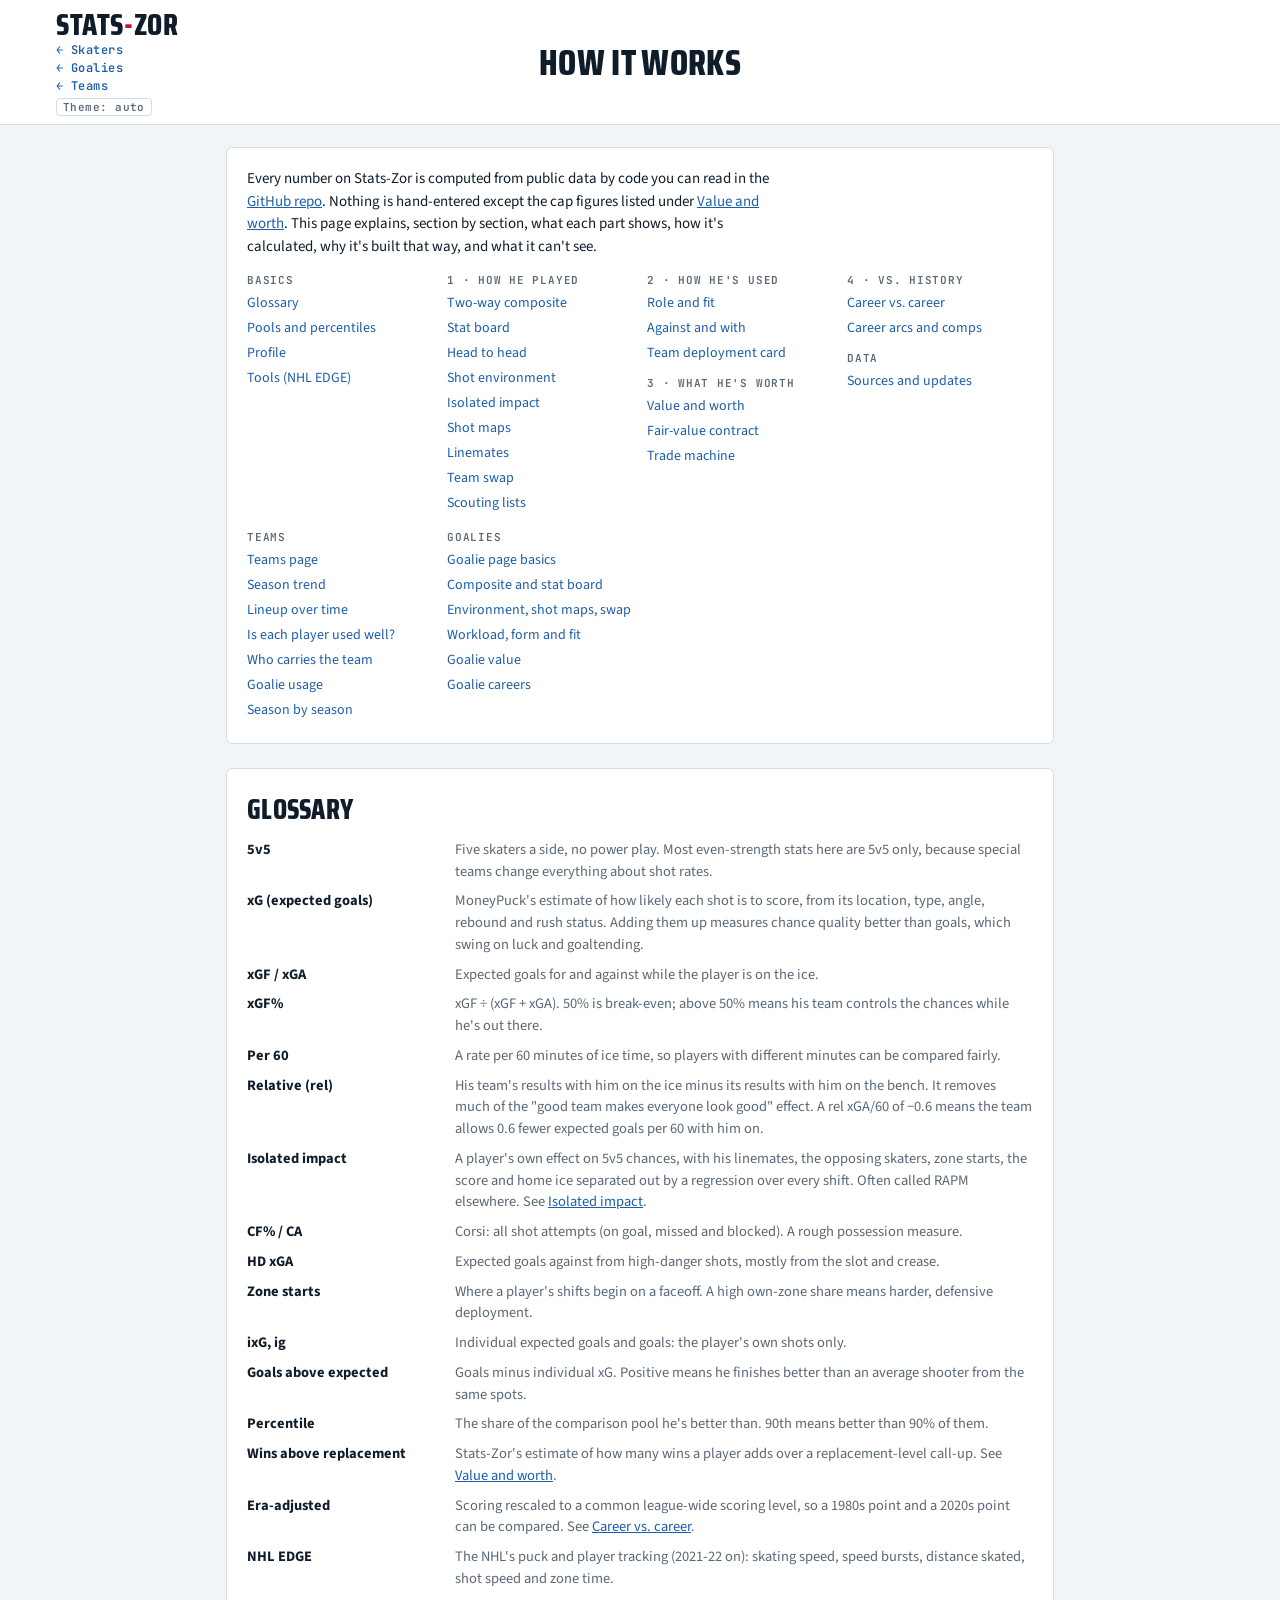
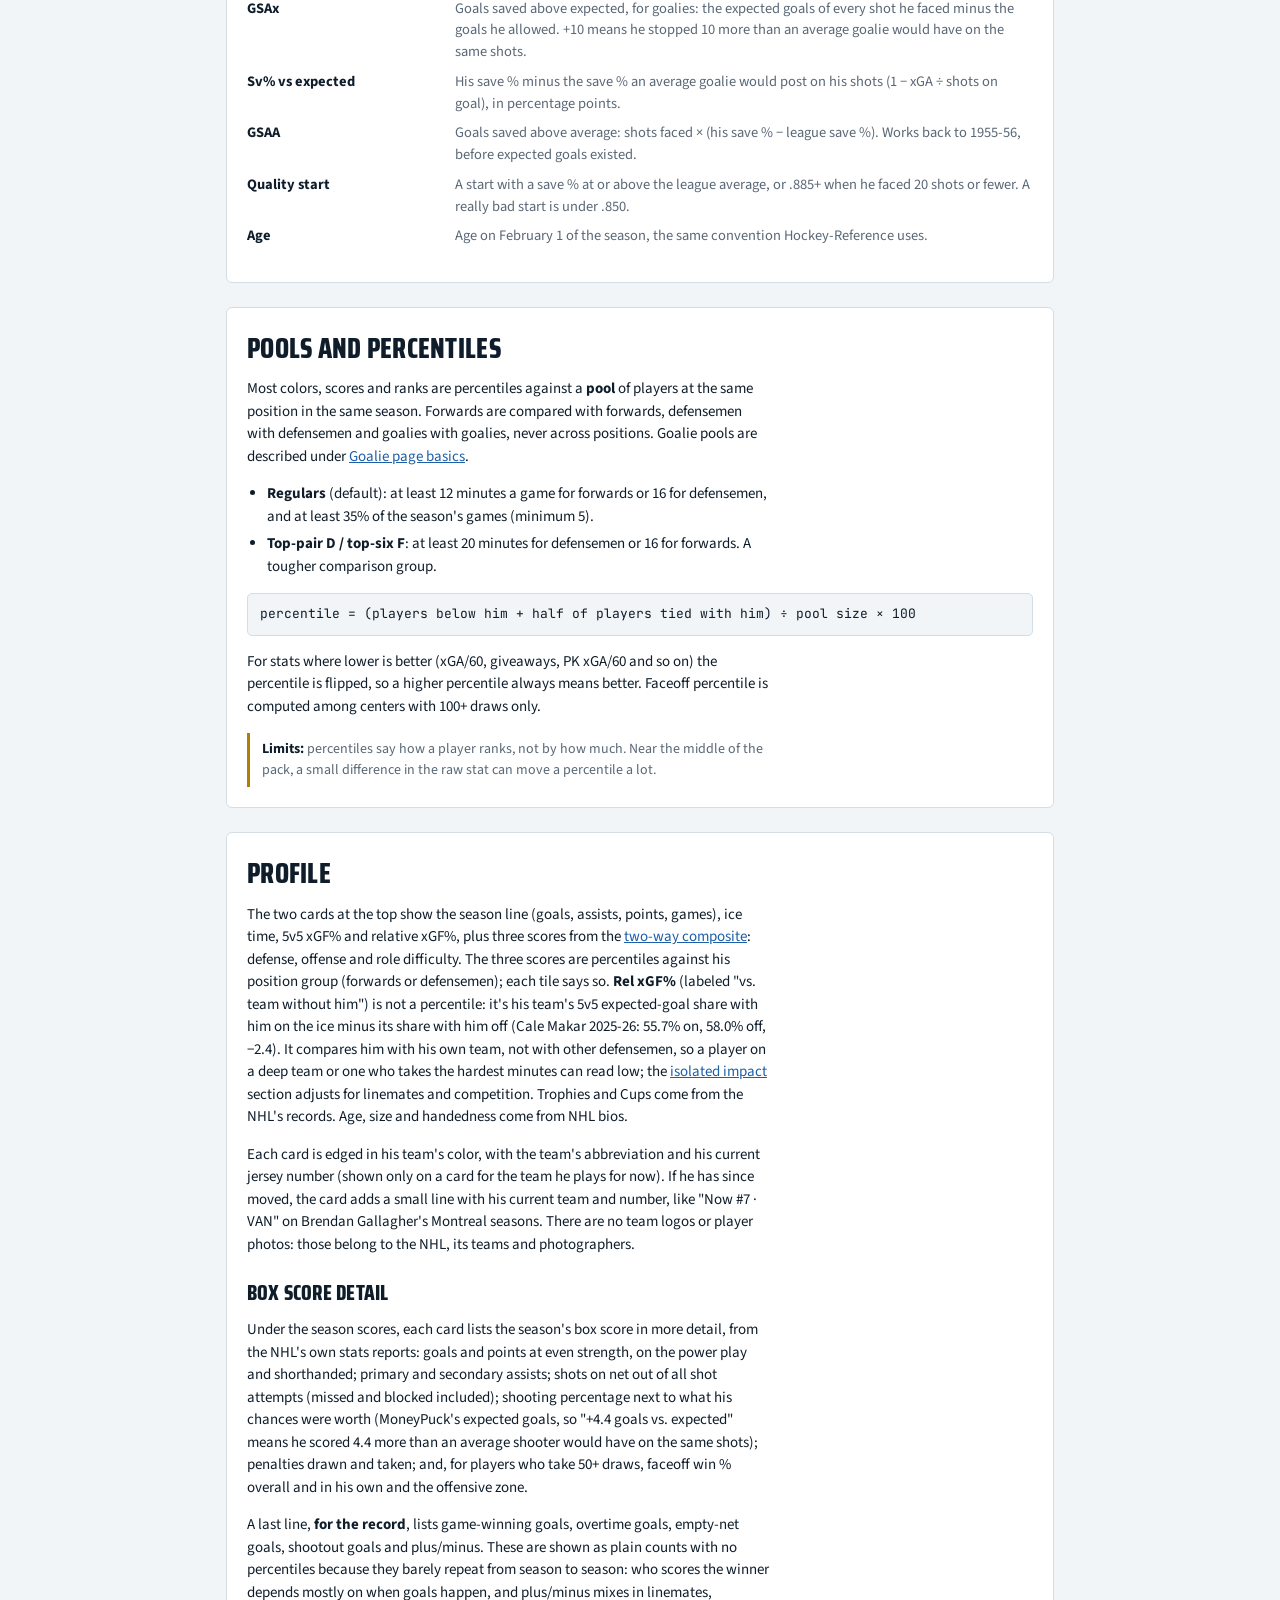
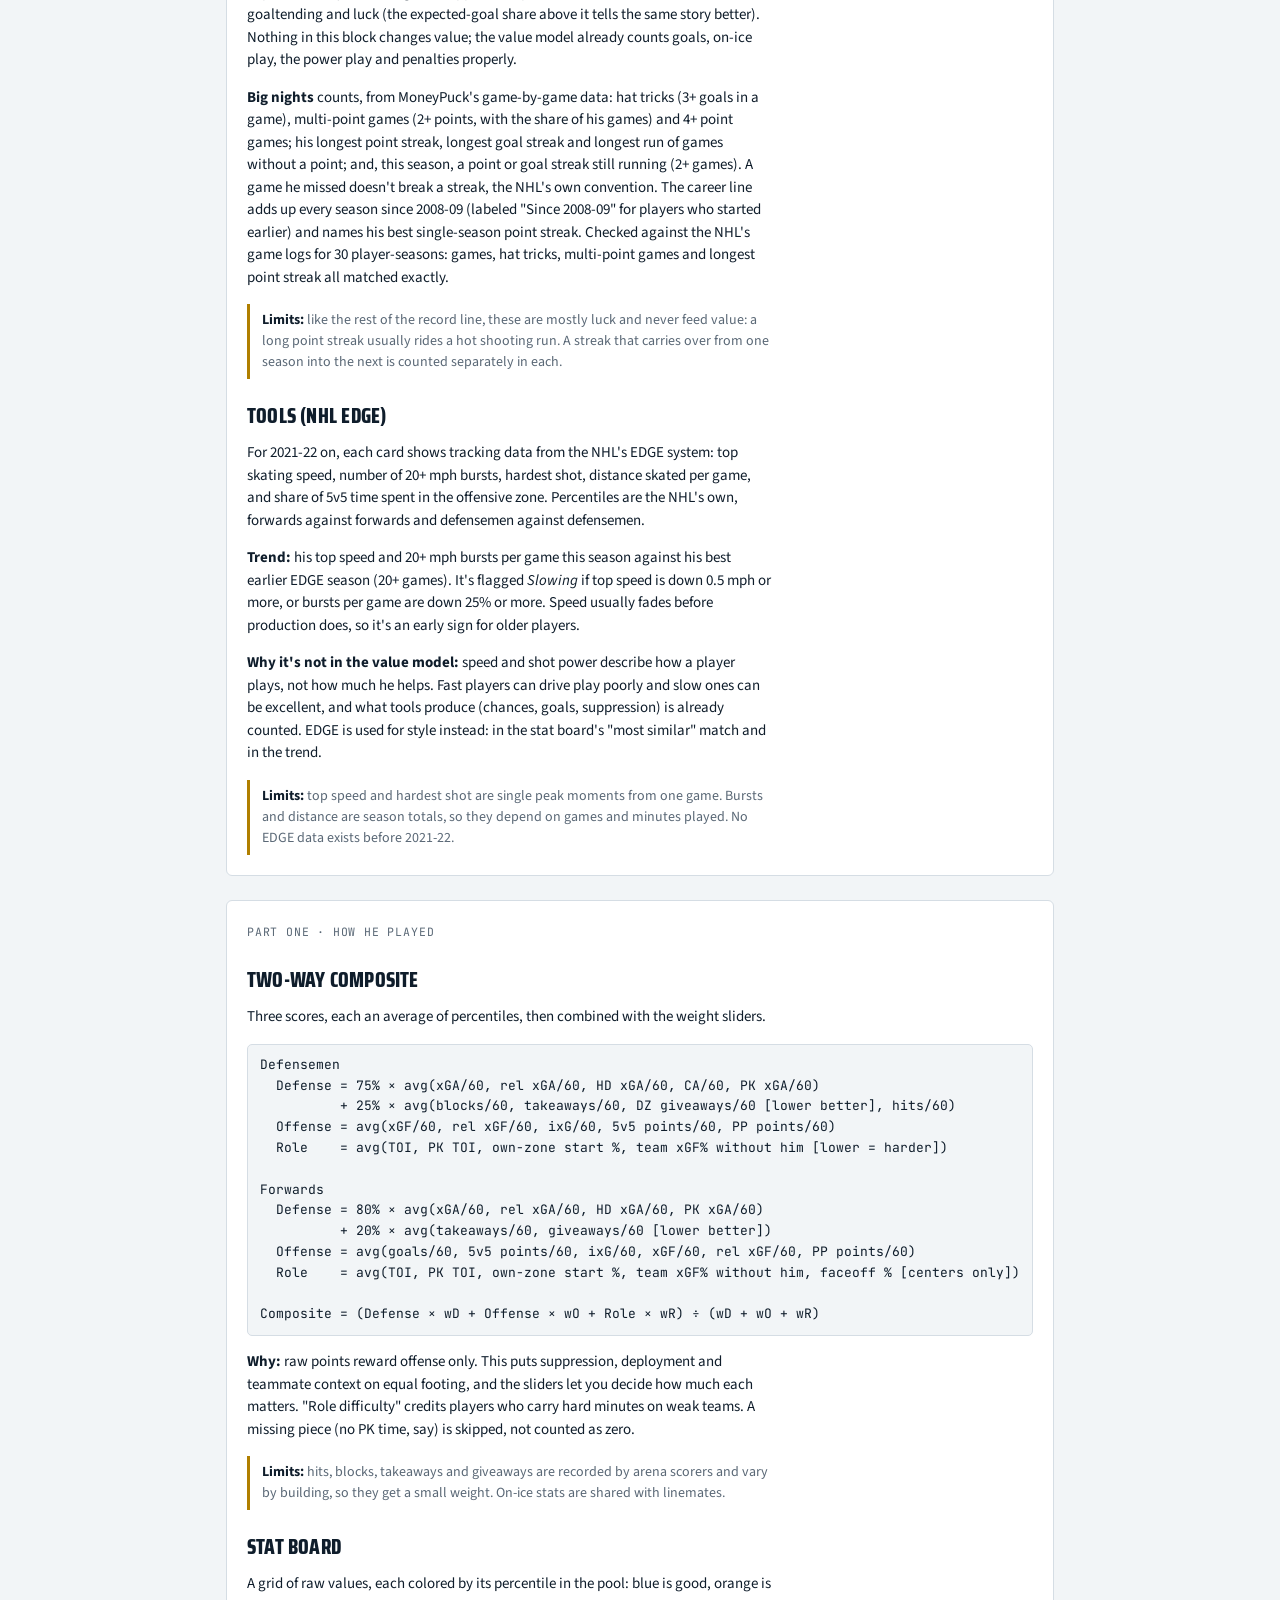
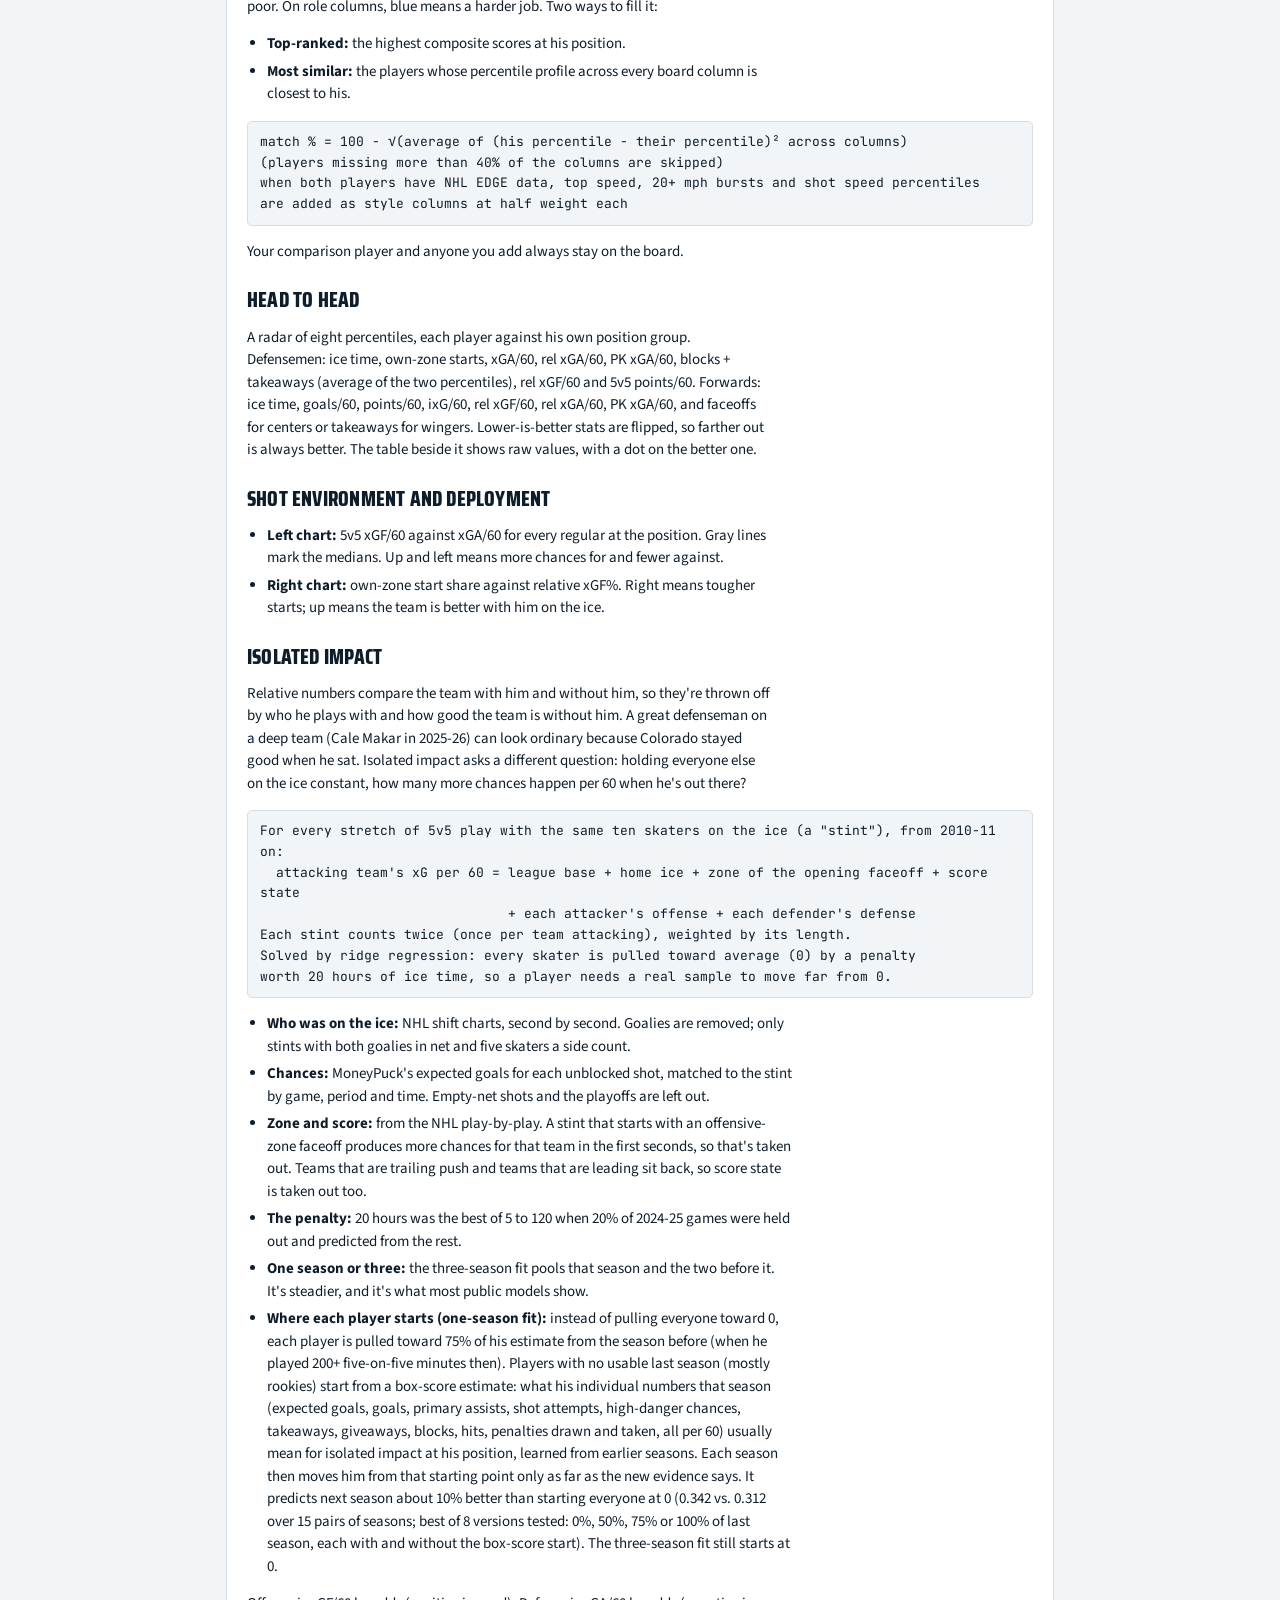
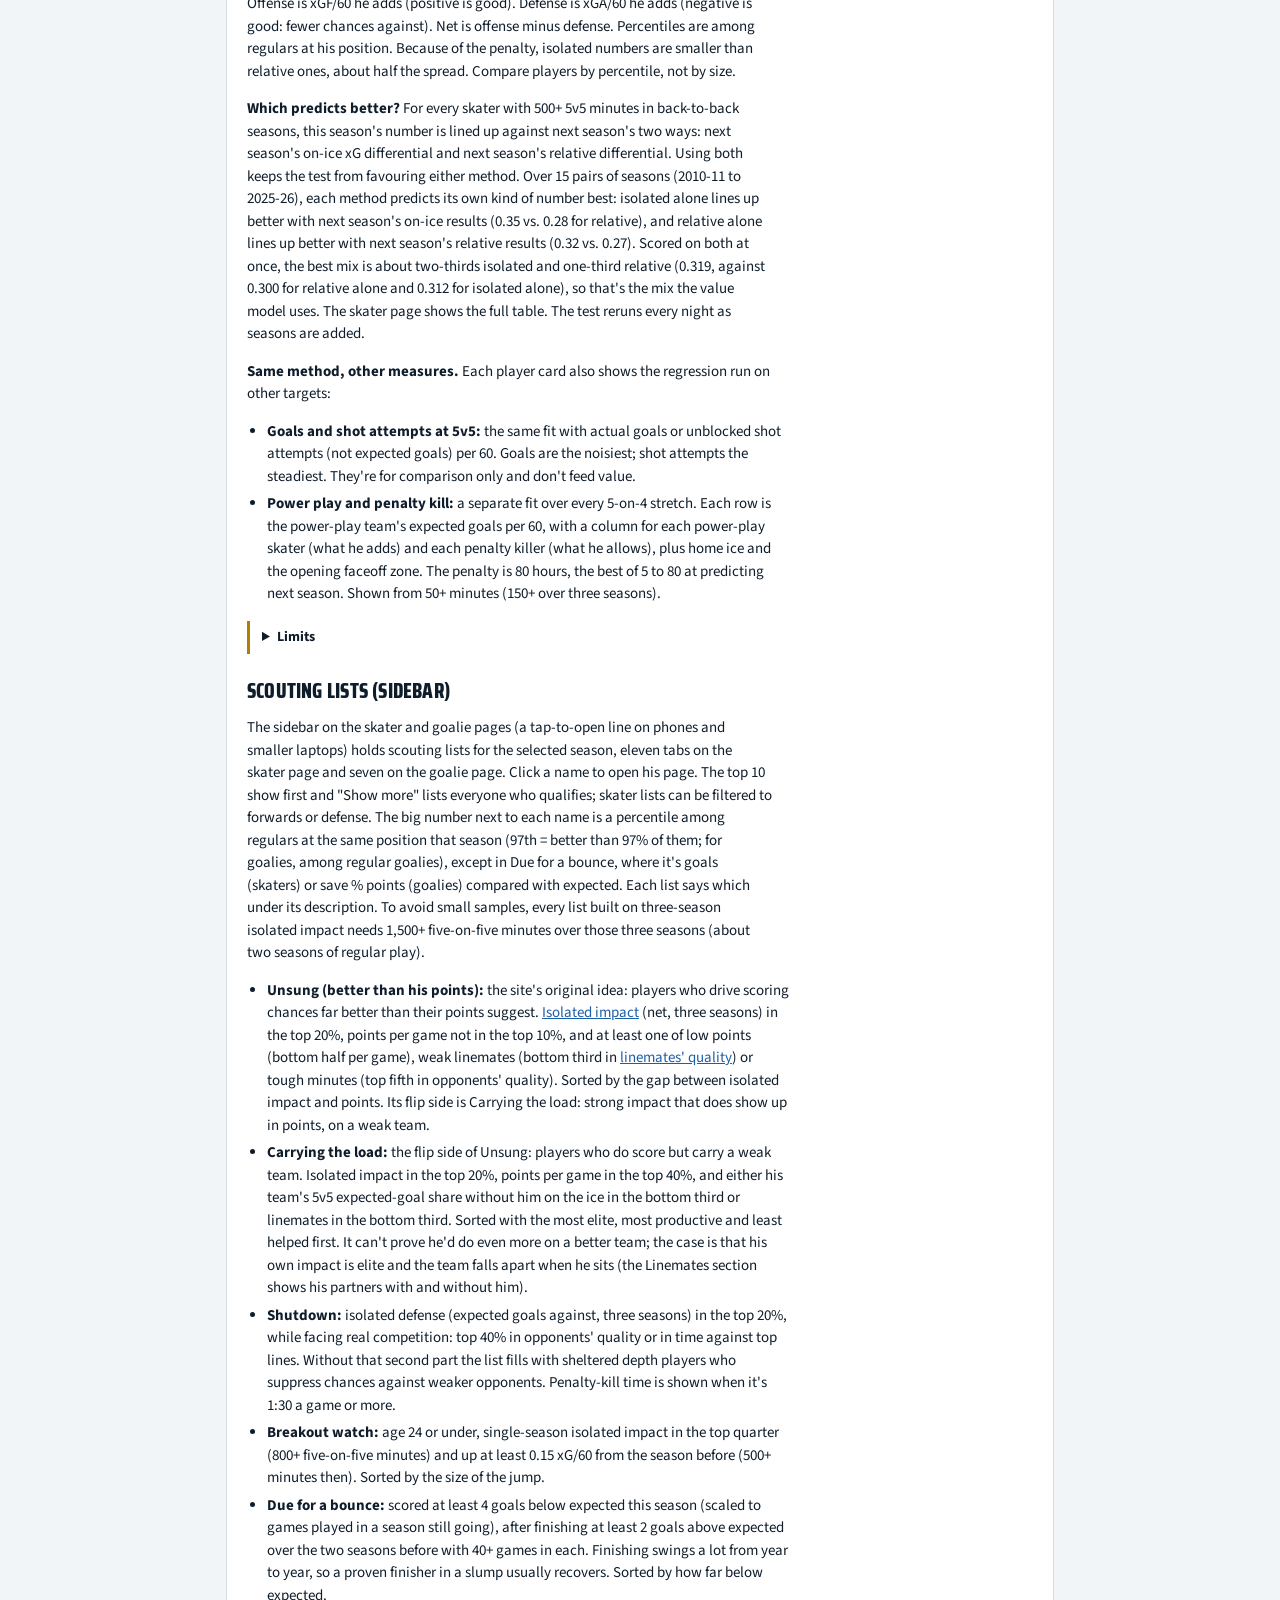
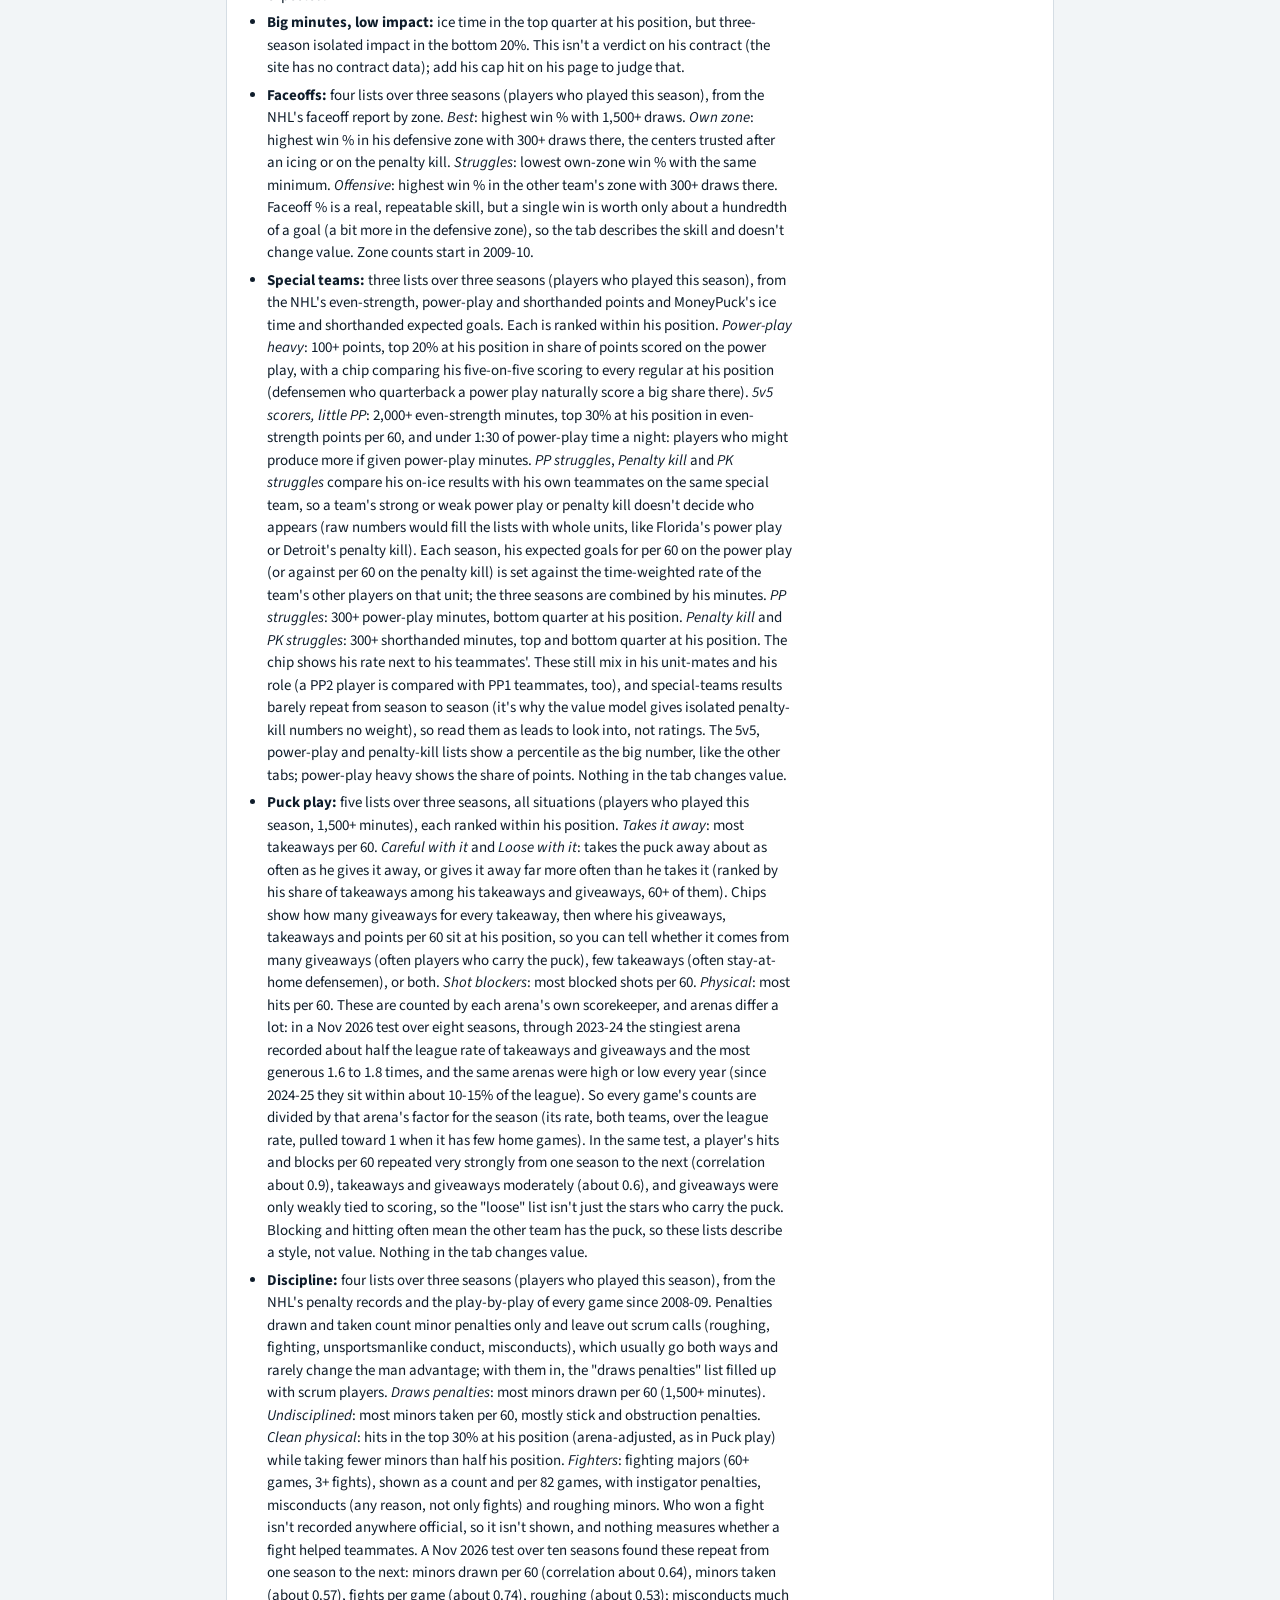
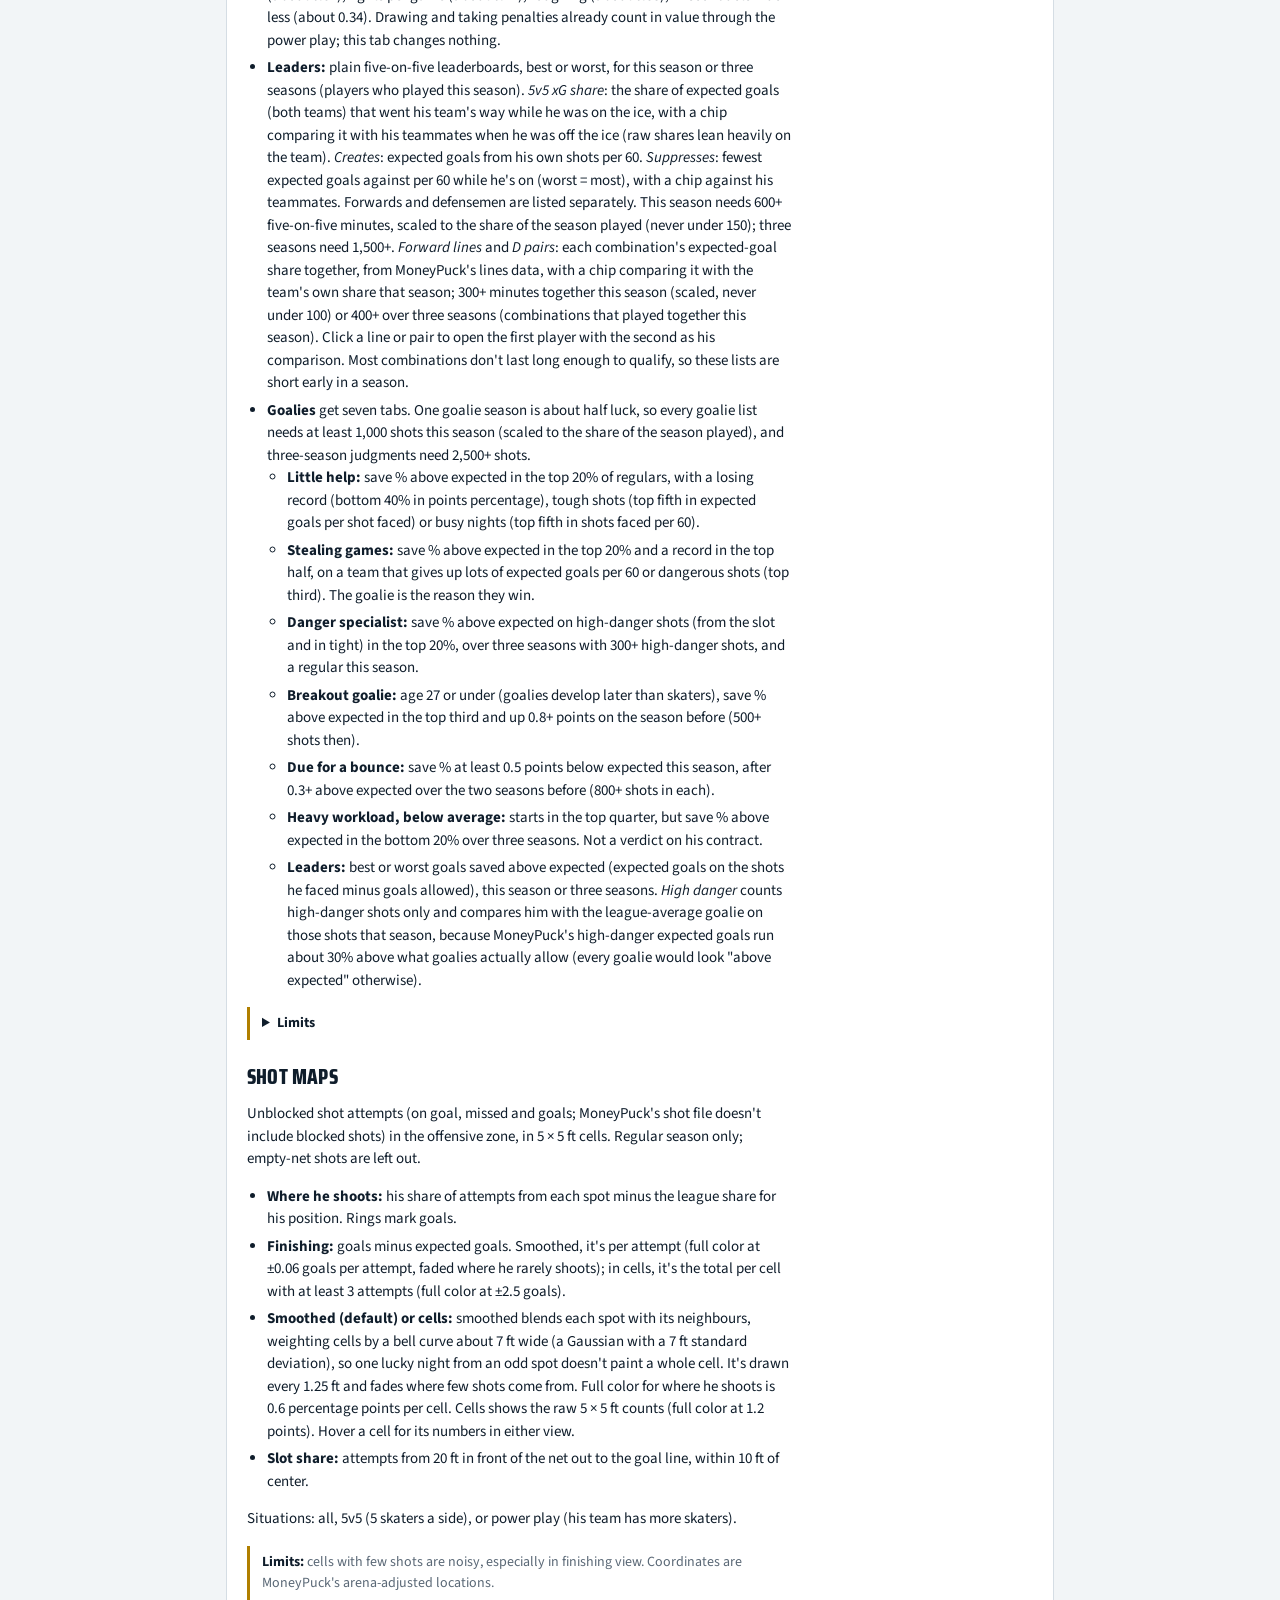
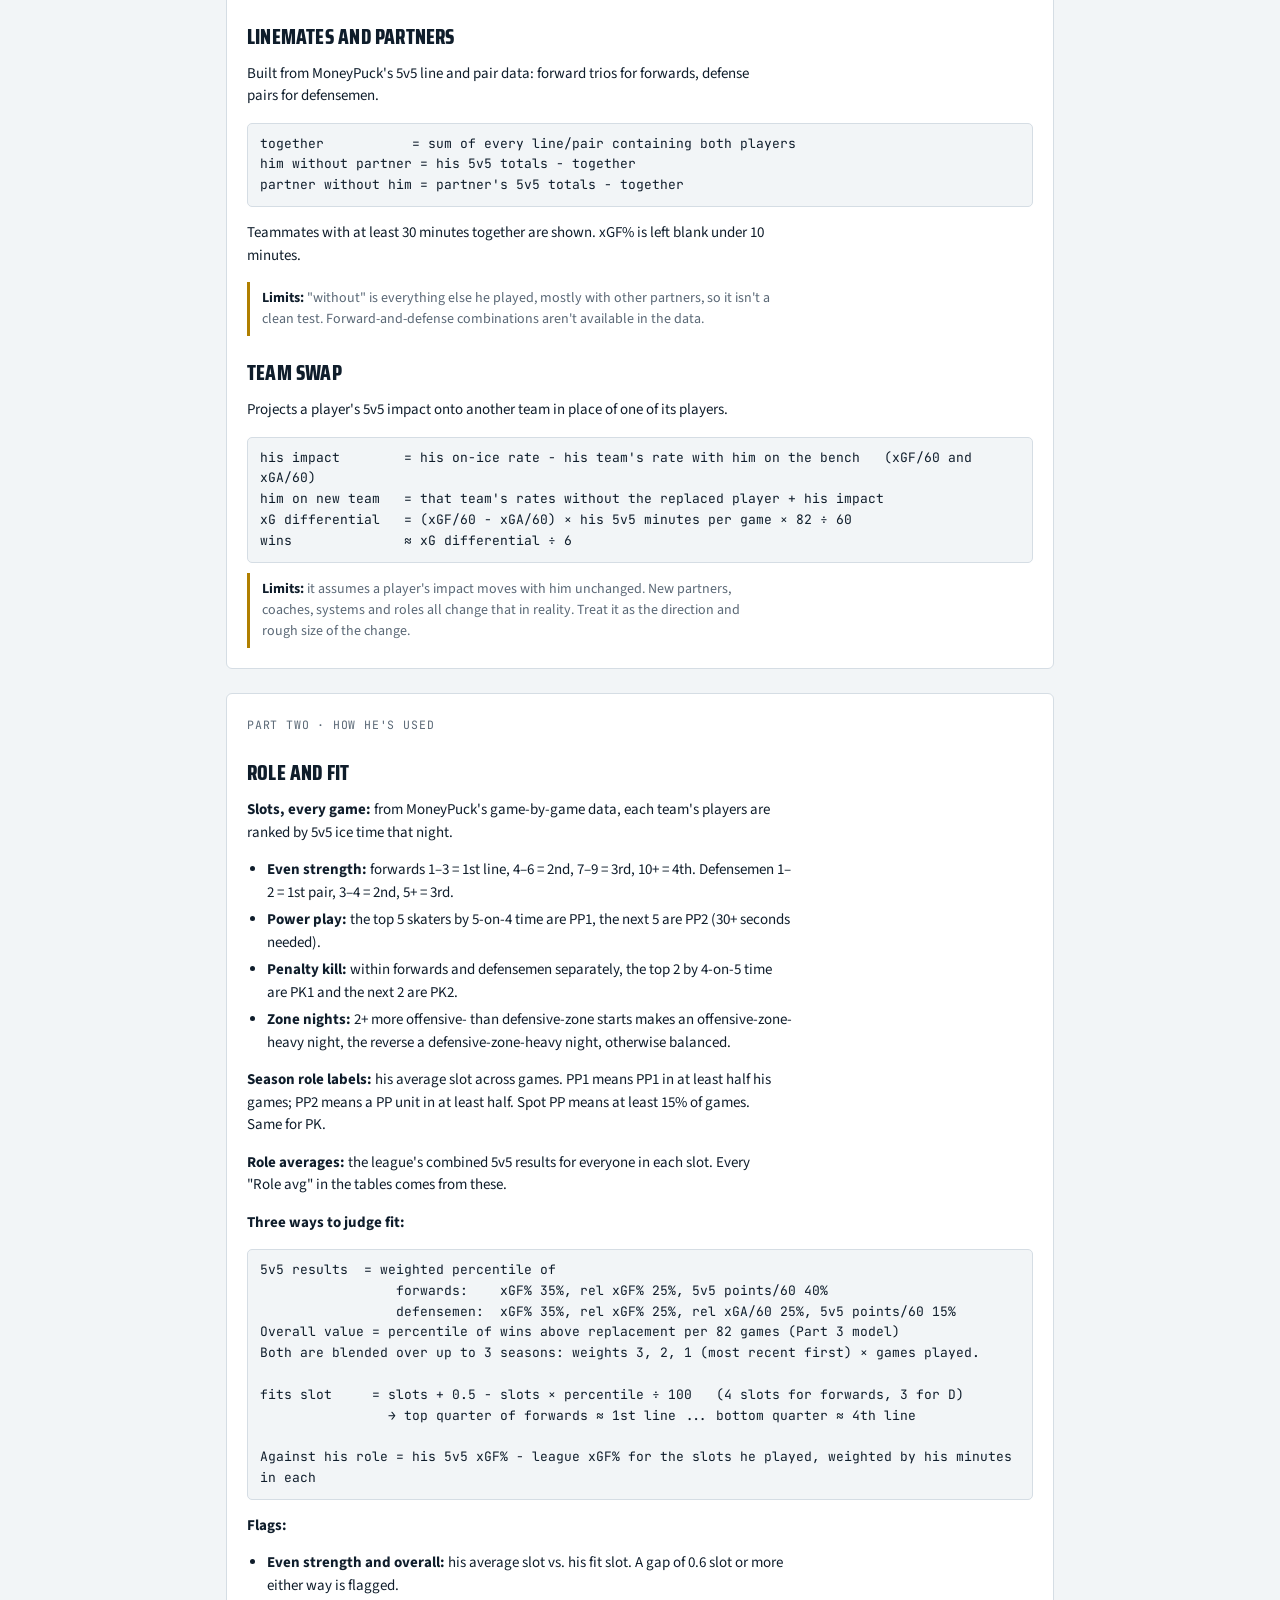
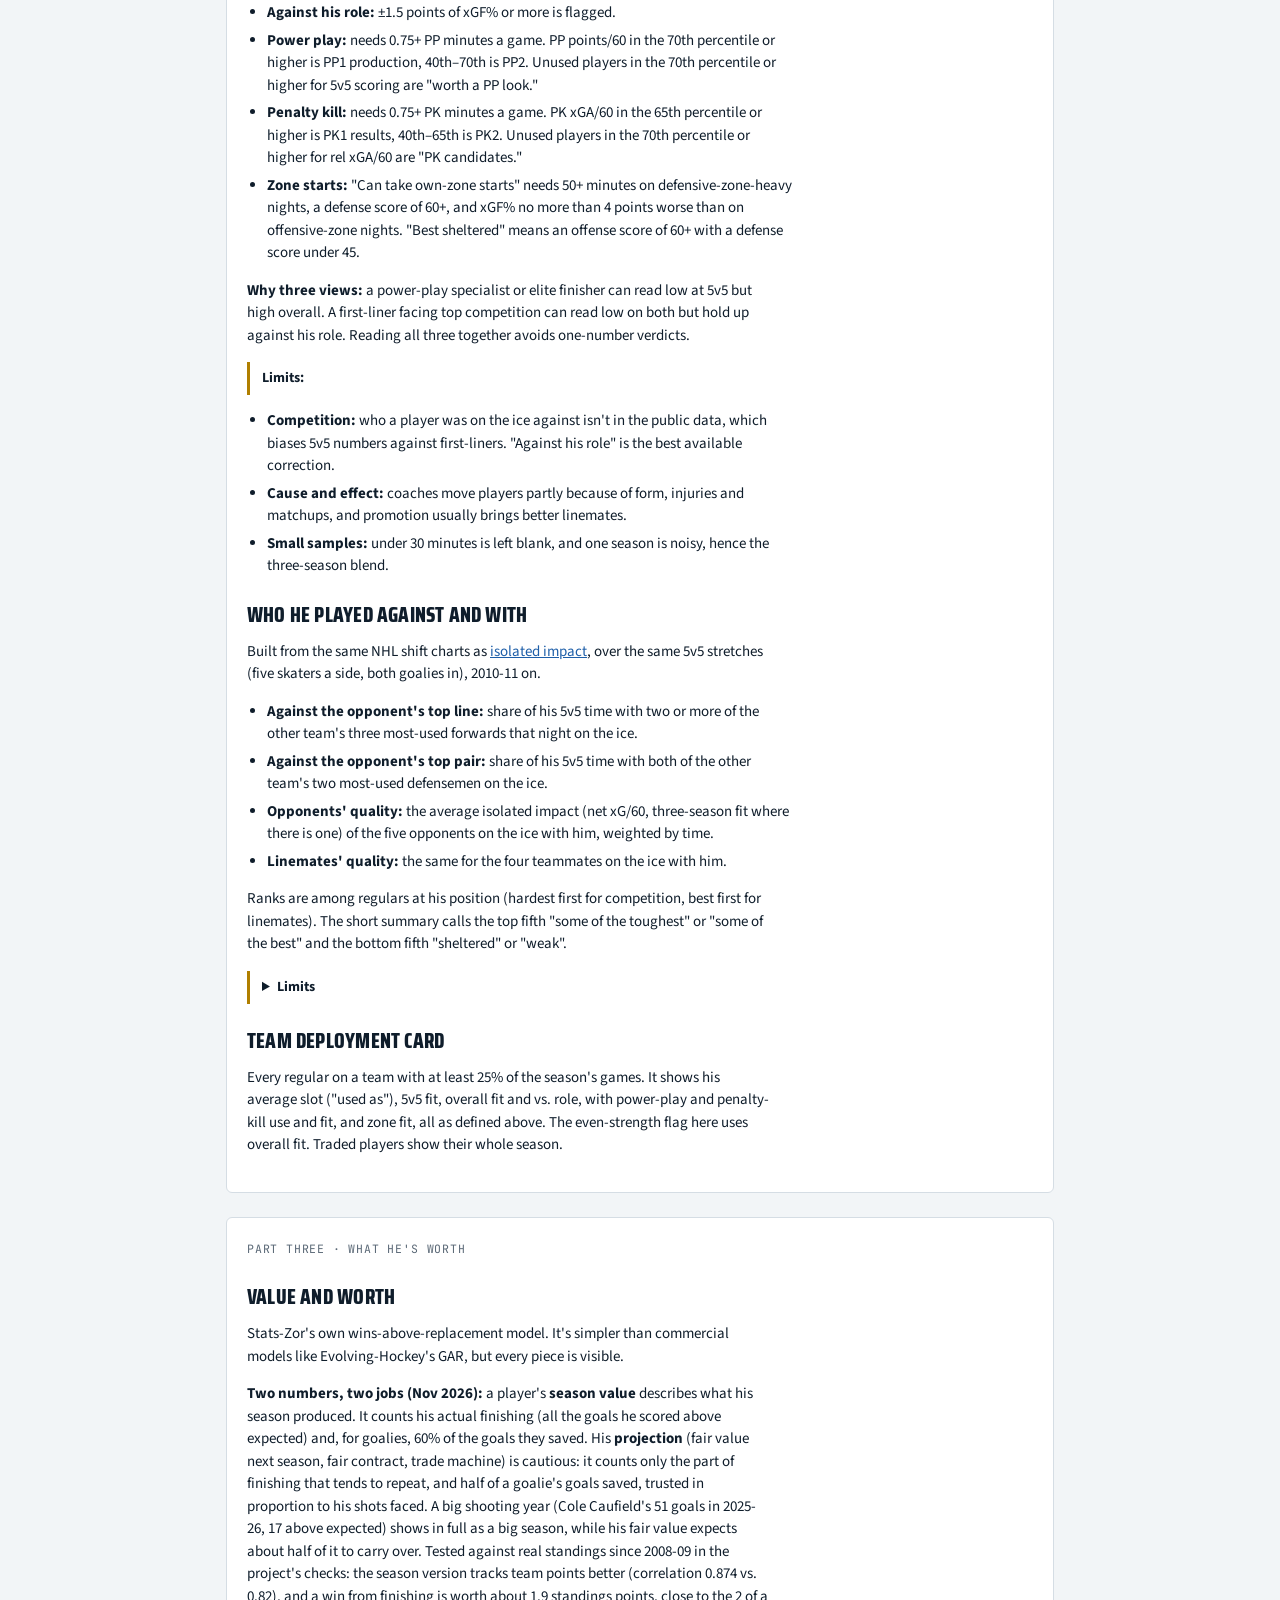
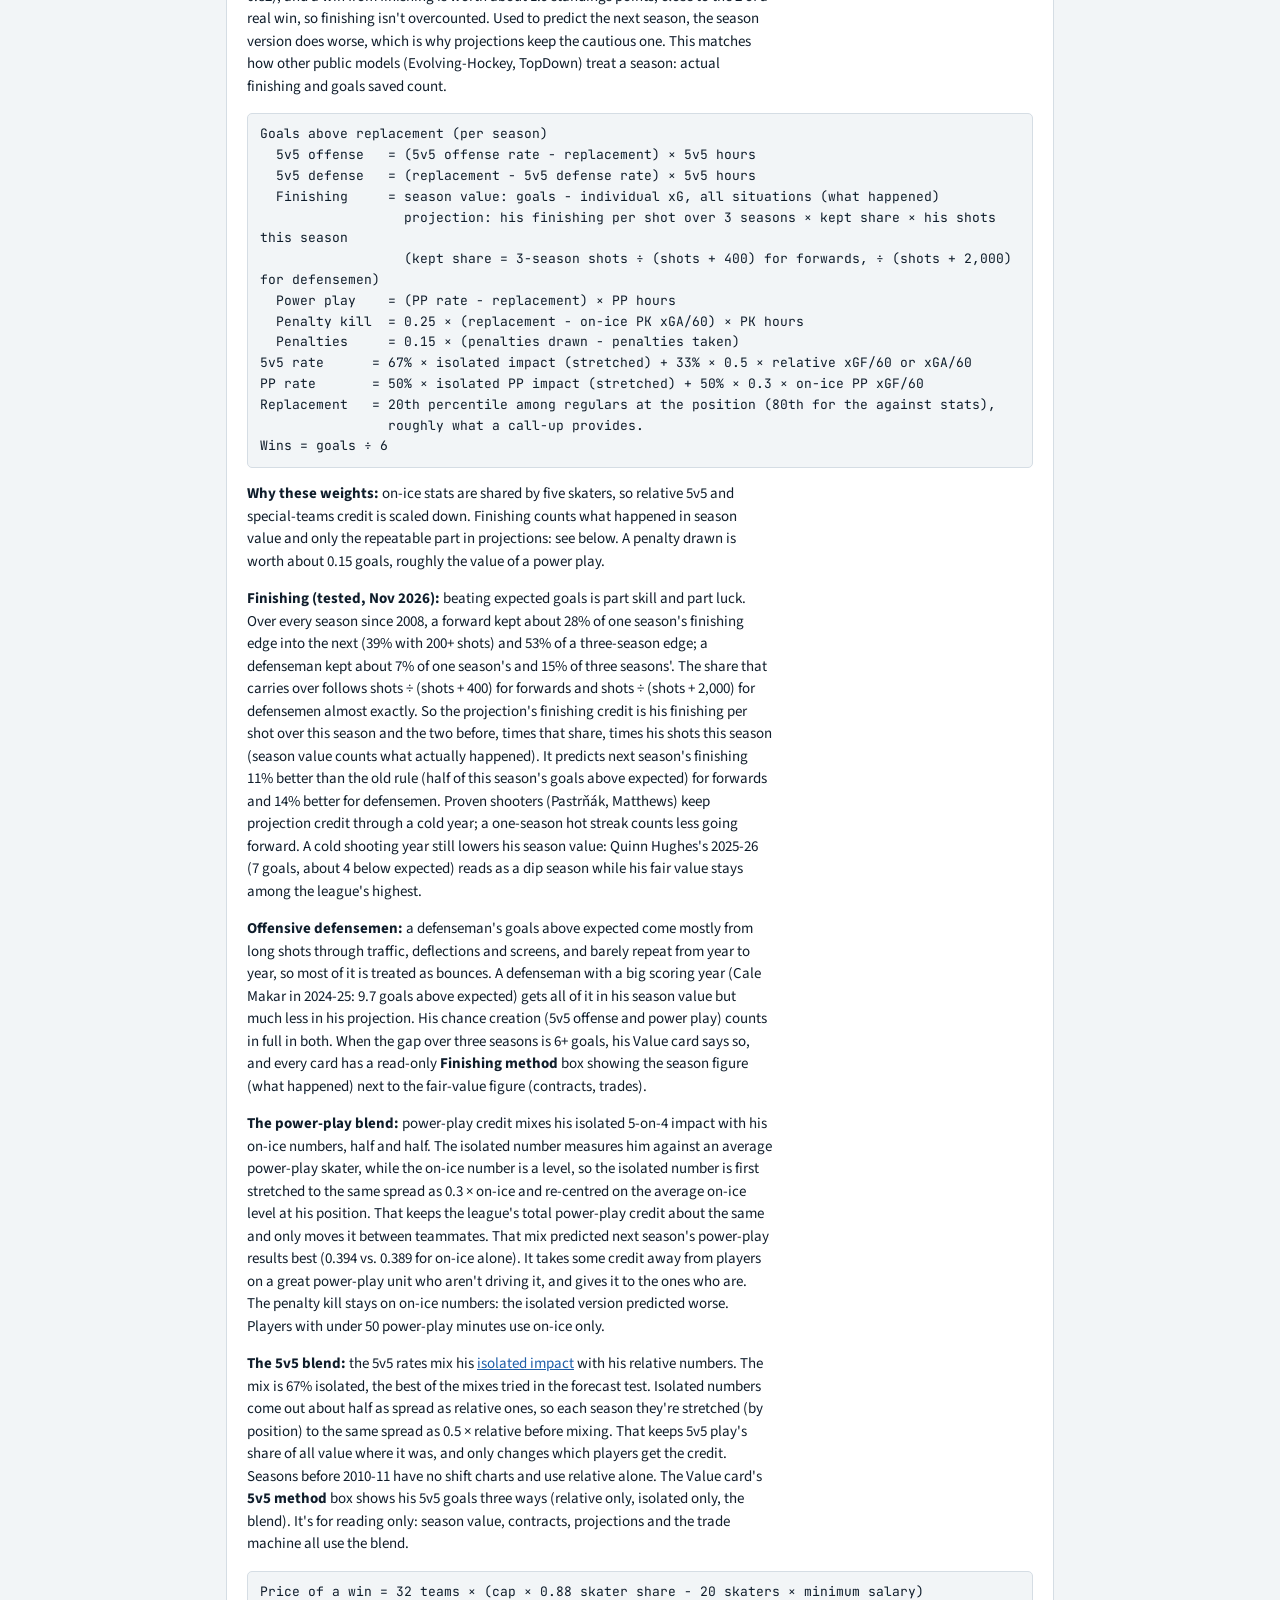
<file: about.html>
<!doctype html>
<html lang="en">
<head>
<meta charset="utf-8">
<meta name="viewport" content="width=device-width, initial-scale=1, viewport-fit=cover">
<title>How It Works · Stats-Zor</title>
<meta name="description" content="The math, logic and limits behind every section of Stats-Zor.">
<link rel="icon" href="favicon.svg" type="image/svg+xml">
<link rel="icon" href="favicon-32.png" type="image/png" sizes="32x32">
<link rel="apple-touch-icon" href="apple-touch-icon.png">
<link rel="preconnect" href="https://fonts.googleapis.com">
<link rel="preconnect" href="https://fonts.gstatic.com" crossorigin>
<link rel="stylesheet" href="https://fonts.googleapis.com/css2?family=Saira+Condensed:wght@600;800&family=Source+Sans+3:wght@400;600;700&family=JetBrains+Mono:wght@400;600&display=swap">
<link rel="stylesheet" href="styles.css?v=202611190800">
<script src="theme.js?v=202611150400"></script>
<style>
.doc{max-width:860px}
.doc h2{font-size:28px;margin-top:6px}
.doc h3{font-size:21px;margin:26px 0 6px;scroll-margin-top:20px}
.doc p,.doc li{max-width:75ch}
.doc ul{padding-left:20px;display:flex;flex-direction:column;gap:5px}
.doc .m{font:13px/1.6 var(--f-mono);background:var(--bg);border:1px solid var(--line);border-radius:5px;padding:10px 12px;overflow-x:auto;white-space:pre-wrap}
.doc .lim{margin:10px 0 0}
.doc .lim b{color:var(--ink)}
.toc{display:grid;grid-template-columns:repeat(auto-fit,minmax(min(100%,170px),1fr));gap:14px;font-size:14px}
.toc b{display:block;font:600 11px var(--f-mono);letter-spacing:.07em;text-transform:uppercase;color:var(--muted);margin-bottom:4px}
.toc a{display:block;text-decoration:none;padding:2px 0}
.gl{display:grid;grid-template-columns:minmax(120px,190px) 1fr;gap:8px 18px;font-size:14.5px}
.gl dt{font-weight:700}
.gl dd{margin:0;color:var(--muted)}
/* page title: centered across the header on desktop, under the logo on phones */
.pagetitle{flex:1;min-width:0}
@media (min-width:900px){.top .top-in{position:relative}.pagetitle{position:absolute;left:0;right:0;text-align:center;pointer-events:none}.pagetitle h1{pointer-events:auto}}
@media (max-width:560px){.gl{grid-template-columns:1fr}.gl dd{margin-bottom:6px}}
</style>
</head>
<body>
<header class="top">
  <div class="wrap top-in" style="align-items:center">
    <div class="brandbox"><a class="brand" href="./">STATS<span>-</span>ZOR</a><a class="tradelink" href="./">← Skaters</a><a class="tradelink" href="goalies.html">← Goalies</a><a class="tradelink" href="teams.html">← Teams</a></div>
    <div class="pagetitle"><h1 style="font-size:clamp(26px,4vw,36px)">How it works</h1></div>
  </div>
</header>
<main class="wrap doc">

<section class="panel">
  <p style="margin-top:0">Every number on Stats-Zor is computed from public data by code you can read in the <a href="https://github.com/Ciiiv/Stats-Zor">GitHub repo</a>. Nothing is hand-entered except the cap figures listed under <a href="#m-value">Value and worth</a>. This page explains, section by section, what each part shows, how it's calculated, why it's built that way, and what it can't see.</p>
  <div class="toc">
    <div><b>Basics</b><a href="#glossary">Glossary</a><a href="#pools">Pools and percentiles</a><a href="#m-profile">Profile</a><a href="#m-tools">Tools (NHL EDGE)</a></div>
    <div><b>1 · How he played</b><a href="#m-rank">Two-way composite</a><a href="#m-matrix">Stat board</a><a href="#m-h2h">Head to head</a><a href="#m-env">Shot environment</a><a href="#m-iso">Isolated impact</a><a href="#m-shots">Shot maps</a><a href="#m-mates">Linemates</a><a href="#m-swap">Team swap</a><a href="#m-gems">Scouting lists</a></div>
    <div><b>2 · How he's used</b><a href="#m-role">Role and fit</a><a href="#m-comp">Against and with</a><a href="#m-lineup">Team deployment card</a><b style="margin-top:10px">3 · What he's worth</b><a href="#m-value">Value and worth</a><a href="#m-deal">Fair-value contract</a><a href="#m-trade">Trade machine</a></div>
    <div><b>4 · Vs. history</b><a href="#m-career">Career vs. career</a><a href="#m-arcs">Career arcs and comps</a><b style="margin-top:10px">Data</b><a href="#sources">Sources and updates</a></div>
    <div><b>Teams</b><a href="#m-teams">Teams page</a><a href="#m-t-trend">Season trend</a><a href="#m-t-strip">Lineup over time</a><a href="#m-t-deploy">Is each player used well?</a><a href="#m-t-roster">Who carries the team</a><a href="#m-t-goalies">Goalie usage</a><a href="#m-t-history">Season by season</a></div>
    <div><b>Goalies</b><a href="#m-goalies">Goalie page basics</a><a href="#m-g-rank">Composite and stat board</a><a href="#m-g-env">Environment, shot maps, swap</a><a href="#m-g-role">Workload, form and fit</a><a href="#m-g-value">Goalie value</a><a href="#m-g-career">Goalie careers</a></div>
  </div>
</section>

<section class="panel">
  <h2 id="glossary">Glossary</h2>
  <dl class="gl">
    <dt>5v5</dt><dd>Five skaters a side, no power play. Most even-strength stats here are 5v5 only, because special teams change everything about shot rates.</dd>
    <dt>xG (expected goals)</dt><dd>MoneyPuck's estimate of how likely each shot is to score, from its location, type, angle, rebound and rush status. Adding them up measures chance quality better than goals, which swing on luck and goaltending.</dd>
    <dt>xGF / xGA</dt><dd>Expected goals for and against while the player is on the ice.</dd>
    <dt>xGF%</dt><dd>xGF ÷ (xGF + xGA). 50% is break-even; above 50% means his team controls the chances while he's out there.</dd>
    <dt>Per 60</dt><dd>A rate per 60 minutes of ice time, so players with different minutes can be compared fairly.</dd>
    <dt>Relative (rel)</dt><dd>His team's results with him on the ice minus its results with him on the bench. It removes much of the "good team makes everyone look good" effect. A rel xGA/60 of −0.6 means the team allows 0.6 fewer expected goals per 60 with him on.</dd>
    <dt>Isolated impact</dt><dd>A player's own effect on 5v5 chances, with his linemates, the opposing skaters, zone starts, the score and home ice separated out by a regression over every shift. Often called RAPM elsewhere. See <a href="#m-iso">Isolated impact</a>.</dd>
    <dt>CF% / CA</dt><dd>Corsi: all shot attempts (on goal, missed and blocked). A rough possession measure.</dd>
    <dt>HD xGA</dt><dd>Expected goals against from high-danger shots, mostly from the slot and crease.</dd>
    <dt>Zone starts</dt><dd>Where a player's shifts begin on a faceoff. A high own-zone share means harder, defensive deployment.</dd>
    <dt>ixG, ig</dt><dd>Individual expected goals and goals: the player's own shots only.</dd>
    <dt>Goals above expected</dt><dd>Goals minus individual xG. Positive means he finishes better than an average shooter from the same spots.</dd>
    <dt>Percentile</dt><dd>The share of the comparison pool he's better than. 90th means better than 90% of them.</dd>
    <dt>Wins above replacement</dt><dd>Stats-Zor's estimate of how many wins a player adds over a replacement-level call-up. See <a href="#m-value">Value and worth</a>.</dd>
    <dt>Era-adjusted</dt><dd>Scoring rescaled to a common league-wide scoring level, so a 1980s point and a 2020s point can be compared. See <a href="#m-career">Career vs. career</a>.</dd>
    <dt>NHL EDGE</dt><dd>The NHL's puck and player tracking (2021-22 on): skating speed, speed bursts, distance skated, shot speed and zone time.</dd>
    <dt>GSAx</dt><dd>Goals saved above expected, for goalies: the expected goals of every shot he faced minus the goals he allowed. +10 means he stopped 10 more than an average goalie would have on the same shots.</dd>
    <dt>Sv% vs expected</dt><dd>His save % minus the save % an average goalie would post on his shots (1 − xGA ÷ shots on goal), in percentage points.</dd>
    <dt>GSAA</dt><dd>Goals saved above average: shots faced × (his save % − league save %). Works back to 1955-56, before expected goals existed.</dd>
    <dt>Quality start</dt><dd>A start with a save % at or above the league average, or .885+ when he faced 20 shots or fewer. A really bad start is under .850.</dd>
    <dt>Age</dt><dd>Age on February 1 of the season, the same convention Hockey-Reference uses.</dd>
  </dl>
</section>

<section class="panel">
  <h2 id="pools">Pools and percentiles</h2>
  <p>Most colors, scores and ranks are percentiles against a <strong>pool</strong> of players at the same position in the same season. Forwards are compared with forwards, defensemen with defensemen and goalies with goalies, never across positions. Goalie pools are described under <a href="#m-goalies">Goalie page basics</a>.</p>
  <ul>
    <li><strong>Regulars</strong> (default): at least 12 minutes a game for forwards or 16 for defensemen, and at least 35% of the season's games (minimum 5).</li>
    <li><strong>Top-pair D / top-six F</strong>: at least 20 minutes for defensemen or 16 for forwards. A tougher comparison group.</li>
  </ul>
  <div class="m">percentile = (players below him + half of players tied with him) ÷ pool size × 100</div>
  <p>For stats where lower is better (xGA/60, giveaways, PK xGA/60 and so on) the percentile is flipped, so a higher percentile always means better. Faceoff percentile is computed among centers with 100+ draws only.</p>
  <p class="lim"><b>Limits:</b> percentiles say how a player ranks, not by how much. Near the middle of the pack, a small difference in the raw stat can move a percentile a lot.</p>
</section>

<section class="panel">
  <h2 id="m-profile">Profile</h2>
  <p>The two cards at the top show the season line (goals, assists, points, games), ice time, 5v5 xGF% and relative xGF%, plus three scores from the <a href="#m-rank">two-way composite</a>: defense, offense and role difficulty. The three scores are percentiles against his position group (forwards or defensemen); each tile says so. <strong>Rel xGF%</strong> (labeled "vs. team without him") is not a percentile: it's his team's 5v5 expected-goal share with him on the ice minus its share with him off (Cale Makar 2025-26: 55.7% on, 58.0% off, −2.4). It compares him with his own team, not with other defensemen, so a player on a deep team or one who takes the hardest minutes can read low; the <a href="#m-iso">isolated impact</a> section adjusts for linemates and competition. Trophies and Cups come from the NHL's records. Age, size and handedness come from NHL bios.</p>
  <p>Each card is edged in his team's color, with the team's abbreviation and his current jersey number (shown only on a card for the team he plays for now). If he has since moved, the card adds a small line with his current team and number, like "Now #7 · VAN" on Brendan Gallagher's Montreal seasons. There are no team logos or player photos: those belong to the NHL, its teams and photographers.</p>
  <h3 id="m-box">Box score detail</h3>
  <p>Under the season scores, each card lists the season's box score in more detail, from the NHL's own stats reports: goals and points at even strength, on the power play and shorthanded; primary and secondary assists; shots on net out of all shot attempts (missed and blocked included); shooting percentage next to what his chances were worth (MoneyPuck's expected goals, so "+4.4 goals vs. expected" means he scored 4.4 more than an average shooter would have on the same shots); penalties drawn and taken; and, for players who take 50+ draws, faceoff win % overall and in his own and the offensive zone.</p>
  <p>A last line, <strong>for the record</strong>, lists game-winning goals, overtime goals, empty-net goals, shootout goals and plus/minus. These are shown as plain counts with no percentiles because they barely repeat from season to season: who scores the winner depends mostly on when goals happen, and plus/minus mixes in linemates, goaltending and luck (the expected-goal share above it tells the same story better). Nothing in this block changes value; the value model already counts goals, on-ice play, the power play and penalties properly.</p>

  <p><strong>Big nights</strong> counts, from MoneyPuck's game-by-game data: hat tricks (3+ goals in a game), multi-point games (2+ points, with the share of his games) and 4+ point games; his longest point streak, longest goal streak and longest run of games without a point; and, this season, a point or goal streak still running (2+ games). A game he missed doesn't break a streak, the NHL's own convention. The career line adds up every season since 2008-09 (labeled "Since 2008-09" for players who started earlier) and names his best single-season point streak. Checked against the NHL's game logs for 30 player-seasons: games, hat tricks, multi-point games and longest point streak all matched exactly.</p>
  <p class="lim"><b>Limits:</b> like the rest of the record line, these are mostly luck and never feed value: a long point streak usually rides a hot shooting run. A streak that carries over from one season into the next is counted separately in each.</p>

  <h3 id="m-tools">Tools (NHL EDGE)</h3>
  <p>For 2021-22 on, each card shows tracking data from the NHL's EDGE system: top skating speed, number of 20+ mph bursts, hardest shot, distance skated per game, and share of 5v5 time spent in the offensive zone. Percentiles are the NHL's own, forwards against forwards and defensemen against defensemen.</p>
  <p><strong>Trend:</strong> his top speed and 20+ mph bursts per game this season against his best earlier EDGE season (20+ games). It's flagged <em>Slowing</em> if top speed is down 0.5 mph or more, or bursts per game are down 25% or more. Speed usually fades before production does, so it's an early sign for older players.</p>
  <p><strong>Why it's not in the value model:</strong> speed and shot power describe how a player plays, not how much he helps. Fast players can drive play poorly and slow ones can be excellent, and what tools produce (chances, goals, suppression) is already counted. EDGE is used for style instead: in the stat board's "most similar" match and in the trend.</p>
  <p class="lim"><b>Limits:</b> top speed and hardest shot are single peak moments from one game. Bursts and distance are season totals, so they depend on games and minutes played. No EDGE data exists before 2021-22.</p>
</section>

<section class="panel">
  <span class="eyebrow">Part one · how he played</span>
  <h3 id="m-rank">Two-way composite</h3>
  <p>Three scores, each an average of percentiles, then combined with the weight sliders.</p>
  <div class="m">Defensemen
  Defense = 75% × avg(xGA/60, rel xGA/60, HD xGA/60, CA/60, PK xGA/60)
          + 25% × avg(blocks/60, takeaways/60, DZ giveaways/60 [lower better], hits/60)
  Offense = avg(xGF/60, rel xGF/60, ixG/60, 5v5 points/60, PP points/60)
  Role    = avg(TOI, PK TOI, own-zone start %, team xGF% without him [lower = harder])

Forwards
  Defense = 80% × avg(xGA/60, rel xGA/60, HD xGA/60, PK xGA/60)
          + 20% × avg(takeaways/60, giveaways/60 [lower better])
  Offense = avg(goals/60, 5v5 points/60, ixG/60, xGF/60, rel xGF/60, PP points/60)
  Role    = avg(TOI, PK TOI, own-zone start %, team xGF% without him, faceoff % [centers only])

Composite = (Defense × wD + Offense × wO + Role × wR) ÷ (wD + wO + wR)</div>
  <p><strong>Why:</strong> raw points reward offense only. This puts suppression, deployment and teammate context on equal footing, and the sliders let you decide how much each matters. "Role difficulty" credits players who carry hard minutes on weak teams. A missing piece (no PK time, say) is skipped, not counted as zero.</p>
  <p class="lim"><b>Limits:</b> hits, blocks, takeaways and giveaways are recorded by arena scorers and vary by building, so they get a small weight. On-ice stats are shared with linemates.</p>

  <h3 id="m-matrix">Stat board</h3>
  <p>A grid of raw values, each colored by its percentile in the pool: blue is good, orange is poor. On role columns, blue means a harder job. Two ways to fill it:</p>
  <ul>
    <li><strong>Top-ranked:</strong> the highest composite scores at his position.</li>
    <li><strong>Most similar:</strong> the players whose percentile profile across every board column is closest to his.</li>
  </ul>
  <div class="m">match % = 100 − √(average of (his percentile − their percentile)² across columns)
(players missing more than 40% of the columns are skipped)
when both players have NHL EDGE data, top speed, 20+ mph bursts and shot speed percentiles
are added as style columns at half weight each</div>
  <p>Your comparison player and anyone you add always stay on the board.</p>

  <h3 id="m-h2h">Head to head</h3>
  <p>A radar of eight percentiles, each player against his own position group. Defensemen: ice time, own-zone starts, xGA/60, rel xGA/60, PK xGA/60, blocks + takeaways (average of the two percentiles), rel xGF/60 and 5v5 points/60. Forwards: ice time, goals/60, points/60, ixG/60, rel xGF/60, rel xGA/60, PK xGA/60, and faceoffs for centers or takeaways for wingers. Lower-is-better stats are flipped, so farther out is always better. The table beside it shows raw values, with a dot on the better one.</p>

  <h3 id="m-env">Shot environment and deployment</h3>
  <ul>
    <li><strong>Left chart:</strong> 5v5 xGF/60 against xGA/60 for every regular at the position. Gray lines mark the medians. Up and left means more chances for and fewer against.</li>
    <li><strong>Right chart:</strong> own-zone start share against relative xGF%. Right means tougher starts; up means the team is better with him on the ice.</li>
  </ul>

  <h3 id="m-iso">Isolated impact</h3>
  <p>Relative numbers compare the team with him and without him, so they're thrown off by who he plays with and how good the team is without him. A great defenseman on a deep team (Cale Makar in 2025-26) can look ordinary because Colorado stayed good when he sat. Isolated impact asks a different question: holding everyone else on the ice constant, how many more chances happen per 60 when he's out there?</p>
  <div class="m">For every stretch of 5v5 play with the same ten skaters on the ice (a "stint"), from 2010-11 on:
  attacking team's xG per 60 = league base + home ice + zone of the opening faceoff + score state
                               + each attacker's offense + each defender's defense
Each stint counts twice (once per team attacking), weighted by its length.
Solved by ridge regression: every skater is pulled toward average (0) by a penalty
worth 20 hours of ice time, so a player needs a real sample to move far from 0.</div>
  <ul>
    <li><strong>Who was on the ice:</strong> NHL shift charts, second by second. Goalies are removed; only stints with both goalies in net and five skaters a side count.</li>
    <li><strong>Chances:</strong> MoneyPuck's expected goals for each unblocked shot, matched to the stint by game, period and time. Empty-net shots and the playoffs are left out.</li>
    <li><strong>Zone and score:</strong> from the NHL play-by-play. A stint that starts with an offensive-zone faceoff produces more chances for that team in the first seconds, so that's taken out. Teams that are trailing push and teams that are leading sit back, so score state is taken out too.</li>
    <li><strong>The penalty:</strong> 20 hours was the best of 5 to 120 when 20% of 2024-25 games were held out and predicted from the rest.</li>
    <li><strong>One season or three:</strong> the three-season fit pools that season and the two before it. It's steadier, and it's what most public models show.</li>
    <li><strong>Where each player starts (one-season fit):</strong> instead of pulling everyone toward 0, each player is pulled toward 75% of his estimate from the season before (when he played 200+ five-on-five minutes then). Players with no usable last season (mostly rookies) start from a box-score estimate: what his individual numbers that season (expected goals, goals, primary assists, shot attempts, high-danger chances, takeaways, giveaways, blocks, hits, penalties drawn and taken, all per 60) usually mean for isolated impact at his position, learned from earlier seasons. Each season then moves him from that starting point only as far as the new evidence says. It predicts next season about 10% better than starting everyone at 0 (0.342 vs. 0.312 over 15 pairs of seasons; best of 8 versions tested: 0%, 50%, 75% or 100% of last season, each with and without the box-score start). The three-season fit still starts at 0.</li>
  </ul>
  <p>Offense is xGF/60 he adds (positive is good). Defense is xGA/60 he adds (negative is good: fewer chances against). Net is offense minus defense. Percentiles are among regulars at his position. Because of the penalty, isolated numbers are smaller than relative ones, about half the spread. Compare players by percentile, not by size.</p>
  <p><strong>Which predicts better?</strong> For every skater with 500+ 5v5 minutes in back-to-back seasons, this season's number is lined up against next season's two ways: next season's on-ice xG differential and next season's relative differential. Using both keeps the test from favouring either method. Over 15 pairs of seasons (2010-11 to 2025-26), each method predicts its own kind of number best: isolated alone lines up better with next season's on-ice results (0.35 vs. 0.28 for relative), and relative alone lines up better with next season's relative results (0.32 vs. 0.27). Scored on both at once, the best mix is about two-thirds isolated and one-third relative (0.319, against 0.300 for relative alone and 0.312 for isolated alone), so that's the mix the value model uses. The skater page shows the full table. The test reruns every night as seasons are added.</p>
  <p><strong>Same method, other measures.</strong> Each player card also shows the regression run on other targets:</p>
  <ul>
    <li><strong>Goals and shot attempts at 5v5:</strong> the same fit with actual goals or unblocked shot attempts (not expected goals) per 60. Goals are the noisiest; shot attempts the steadiest. They're for comparison only and don't feed value.</li>
    <li><strong>Power play and penalty kill:</strong> a separate fit over every 5-on-4 stretch. Each row is the power-play team's expected goals per 60, with a column for each power-play skater (what he adds) and each penalty killer (what he allows), plus home ice and the opening faceoff zone. The penalty is 80 hours, the best of 5 to 80 at predicting next season. Shown from 50+ minutes (150+ over three seasons).</li>
  </ul>
  <details class="lim"><summary>Limits</summary><ul>
    <li>It starts in 2010-11, the first season with NHL shift charts. A few games each season have no shift chart and are skipped (57 of 1,312 in 2024-25). This season 50 games from one week in late October have empty shift charts, spread evenly (2 to 4 per team); the nightly update tracks them and they fill in automatically if the NHL ever posts them.</li>
    <li>The regression separates linemates and opponents only as far as they play apart. Two players who are almost always together (the Sedins, a fixed top pair) share credit roughly evenly.</li>
    <li>It doesn't adjust for scorekeeper differences between rinks, or for the quality of the goalie behind him (only chances are measured, not goals).</li>
    <li>Early in a season the single-season numbers sit close to where the player started (his last season, or his box-score estimate). That's the starting point doing its job, not a sign nothing has changed.</li>
    <li>Penalty-kill numbers barely repeat from one season to the next (a 0.14 correlation even for on-ice numbers), so read them loosely. Power-play units are fixed groups, so credit inside a unit is split roughly evenly.</li>
  </ul></details>

  <h3 id="m-gems">Scouting lists (sidebar)</h3>
  <p>The sidebar on the skater and goalie pages (a tap-to-open line on phones and smaller laptops) holds scouting lists for the selected season, eleven tabs on the skater page and seven on the goalie page. Click a name to open his page. The top 10 show first and "Show more" lists everyone who qualifies; skater lists can be filtered to forwards or defense. The big number next to each name is a percentile among regulars at the same position that season (97th = better than 97% of them; for goalies, among regular goalies), except in Due for a bounce, where it's goals (skaters) or save % points (goalies) compared with expected. Each list says which under its description. To avoid small samples, every list built on three-season isolated impact needs 1,500+ five-on-five minutes over those three seasons (about two seasons of regular play).</p>
  <ul>
    <li><strong>Unsung (better than his points):</strong> the site's original idea: players who drive scoring chances far better than their points suggest. <a href="#m-iso">Isolated impact</a> (net, three seasons) in the top 20%, points per game not in the top 10%, and at least one of low points (bottom half per game), weak linemates (bottom third in <a href="#m-comp">linemates' quality</a>) or tough minutes (top fifth in opponents' quality). Sorted by the gap between isolated impact and points. Its flip side is Carrying the load: strong impact that does show up in points, on a weak team.</li>
    <li><strong>Carrying the load:</strong> the flip side of Unsung: players who do score but carry a weak team. Isolated impact in the top 20%, points per game in the top 40%, and either his team's 5v5 expected-goal share without him on the ice in the bottom third or linemates in the bottom third. Sorted with the most elite, most productive and least helped first. It can't prove he'd do even more on a better team; the case is that his own impact is elite and the team falls apart when he sits (the Linemates section shows his partners with and without him).</li>
    <li><strong>Shutdown:</strong> isolated defense (expected goals against, three seasons) in the top 20%, while facing real competition: top 40% in opponents' quality or in time against top lines. Without that second part the list fills with sheltered depth players who suppress chances against weaker opponents. Penalty-kill time is shown when it's 1:30 a game or more.</li>
    <li><strong>Breakout watch:</strong> age 24 or under, single-season isolated impact in the top quarter (800+ five-on-five minutes) and up at least 0.15 xG/60 from the season before (500+ minutes then). Sorted by the size of the jump.</li>
    <li><strong>Due for a bounce:</strong> scored at least 4 goals below expected this season (scaled to games played in a season still going), after finishing at least 2 goals above expected over the two seasons before with 40+ games in each. Finishing swings a lot from year to year, so a proven finisher in a slump usually recovers. Sorted by how far below expected.</li>
    <li><strong>Big minutes, low impact:</strong> ice time in the top quarter at his position, but three-season isolated impact in the bottom 20%. This isn't a verdict on his contract (the site has no contract data); add his cap hit on his page to judge that.</li>
    <li><strong>Faceoffs:</strong> four lists over three seasons (players who played this season), from the NHL's faceoff report by zone. <em>Best</em>: highest win % with 1,500+ draws. <em>Own zone</em>: highest win % in his defensive zone with 300+ draws there, the centers trusted after an icing or on the penalty kill. <em>Struggles</em>: lowest own-zone win % with the same minimum. <em>Offensive</em>: highest win % in the other team's zone with 300+ draws there. Faceoff % is a real, repeatable skill, but a single win is worth only about a hundredth of a goal (a bit more in the defensive zone), so the tab describes the skill and doesn't change value. Zone counts start in 2009-10.</li>
    <li><strong>Special teams:</strong> three lists over three seasons (players who played this season), from the NHL's even-strength, power-play and shorthanded points and MoneyPuck's ice time and shorthanded expected goals. Each is ranked within his position. <em>Power-play heavy</em>: 100+ points, top 20% at his position in share of points scored on the power play, with a chip comparing his five-on-five scoring to every regular at his position (defensemen who quarterback a power play naturally score a big share there). <em>5v5 scorers, little PP</em>: 2,000+ even-strength minutes, top 30% at his position in even-strength points per 60, and under 1:30 of power-play time a night: players who might produce more if given power-play minutes. <em>PP struggles</em>, <em>Penalty kill</em> and <em>PK struggles</em> compare his on-ice results with his own teammates on the same special team, so a team's strong or weak power play or penalty kill doesn't decide who appears (raw numbers would fill the lists with whole units, like Florida's power play or Detroit's penalty kill). Each season, his expected goals for per 60 on the power play (or against per 60 on the penalty kill) is set against the time-weighted rate of the team's other players on that unit; the three seasons are combined by his minutes. <em>PP struggles</em>: 300+ power-play minutes, bottom quarter at his position. <em>Penalty kill</em> and <em>PK struggles</em>: 300+ shorthanded minutes, top and bottom quarter at his position. The chip shows his rate next to his teammates'. These still mix in his unit-mates and his role (a PP2 player is compared with PP1 teammates, too), and special-teams results barely repeat from season to season (it's why the value model gives isolated penalty-kill numbers no weight), so read them as leads to look into, not ratings. The 5v5, power-play and penalty-kill lists show a percentile as the big number, like the other tabs; power-play heavy shows the share of points. Nothing in the tab changes value.</li>
    <li><strong>Puck play:</strong> five lists over three seasons, all situations (players who played this season, 1,500+ minutes), each ranked within his position. <em>Takes it away</em>: most takeaways per 60. <em>Careful with it</em> and <em>Loose with it</em>: takes the puck away about as often as he gives it away, or gives it away far more often than he takes it (ranked by his share of takeaways among his takeaways and giveaways, 60+ of them). Chips show how many giveaways for every takeaway, then where his giveaways, takeaways and points per 60 sit at his position, so you can tell whether it comes from many giveaways (often players who carry the puck), few takeaways (often stay-at-home defensemen), or both. <em>Shot blockers</em>: most blocked shots per 60. <em>Physical</em>: most hits per 60. These are counted by each arena's own scorekeeper, and arenas differ a lot: in a Nov 2026 test over eight seasons, through 2023-24 the stingiest arena recorded about half the league rate of takeaways and giveaways and the most generous 1.6 to 1.8 times, and the same arenas were high or low every year (since 2024-25 they sit within about 10-15% of the league). So every game's counts are divided by that arena's factor for the season (its rate, both teams, over the league rate, pulled toward 1 when it has few home games). In the same test, a player's hits and blocks per 60 repeated very strongly from one season to the next (correlation about 0.9), takeaways and giveaways moderately (about 0.6), and giveaways were only weakly tied to scoring, so the "loose" list isn't just the stars who carry the puck. Blocking and hitting often mean the other team has the puck, so these lists describe a style, not value. Nothing in the tab changes value.</li>
    <li><strong>Discipline:</strong> four lists over three seasons (players who played this season), from the NHL's penalty records and the play-by-play of every game since 2008-09. Penalties drawn and taken count minor penalties only and leave out scrum calls (roughing, fighting, unsportsmanlike conduct, misconducts), which usually go both ways and rarely change the man advantage; with them in, the "draws penalties" list filled up with scrum players. <em>Draws penalties</em>: most minors drawn per 60 (1,500+ minutes). <em>Undisciplined</em>: most minors taken per 60, mostly stick and obstruction penalties. <em>Clean physical</em>: hits in the top 30% at his position (arena-adjusted, as in Puck play) while taking fewer minors than half his position. <em>Fighters</em>: fighting majors (60+ games, 3+ fights), shown as a count and per 82 games, with instigator penalties, misconducts (any reason, not only fights) and roughing minors. Who won a fight isn't recorded anywhere official, so it isn't shown, and nothing measures whether a fight helped teammates. A Nov 2026 test over ten seasons found these repeat from one season to the next: minors drawn per 60 (correlation about 0.64), minors taken (about 0.57), fights per game (about 0.74), roughing (about 0.53); misconducts much less (about 0.34). Drawing and taking penalties already count in value through the power play; this tab changes nothing.</li>
    <li><strong>Leaders:</strong> plain five-on-five leaderboards, best or worst, for this season or three seasons (players who played this season). <em>5v5 xG share</em>: the share of expected goals (both teams) that went his team's way while he was on the ice, with a chip comparing it with his teammates when he was off the ice (raw shares lean heavily on the team). <em>Creates</em>: expected goals from his own shots per 60. <em>Suppresses</em>: fewest expected goals against per 60 while he's on (worst = most), with a chip against his teammates. Forwards and defensemen are listed separately. This season needs 600+ five-on-five minutes, scaled to the share of the season played (never under 150); three seasons need 1,500+. <em>Forward lines</em> and <em>D pairs</em>: each combination's expected-goal share together, from MoneyPuck's lines data, with a chip comparing it with the team's own share that season; 300+ minutes together this season (scaled, never under 100) or 400+ over three seasons (combinations that played together this season). Click a line or pair to open the first player with the second as his comparison. Most combinations don't last long enough to qualify, so these lists are short early in a season.</li>
    <li><strong>Goalies</strong> get seven tabs. One goalie season is about half luck, so every goalie list needs at least 1,000 shots this season (scaled to the share of the season played), and three-season judgments need 2,500+ shots.
      <ul>
        <li><strong>Little help:</strong> save % above expected in the top 20% of regulars, with a losing record (bottom 40% in points percentage), tough shots (top fifth in expected goals per shot faced) or busy nights (top fifth in shots faced per 60).</li>
        <li><strong>Stealing games:</strong> save % above expected in the top 20% and a record in the top half, on a team that gives up lots of expected goals per 60 or dangerous shots (top third). The goalie is the reason they win.</li>
        <li><strong>Danger specialist:</strong> save % above expected on high-danger shots (from the slot and in tight) in the top 20%, over three seasons with 300+ high-danger shots, and a regular this season.</li>
        <li><strong>Breakout goalie:</strong> age 27 or under (goalies develop later than skaters), save % above expected in the top third and up 0.8+ points on the season before (500+ shots then).</li>
        <li><strong>Due for a bounce:</strong> save % at least 0.5 points below expected this season, after 0.3+ above expected over the two seasons before (800+ shots in each).</li>
        <li><strong>Heavy workload, below average:</strong> starts in the top quarter, but save % above expected in the bottom 20% over three seasons. Not a verdict on his contract.</li>
        <li><strong>Leaders:</strong> best or worst goals saved above expected (expected goals on the shots he faced minus goals allowed), this season or three seasons. <em>High danger</em> counts high-danger shots only and compares him with the league-average goalie on those shots that season, because MoneyPuck's high-danger expected goals run about 30% above what goalies actually allow (every goalie would look "above expected" otherwise).</li>
      </ul></li>
  </ul>
  <details class="lim"><summary>Limits</summary><ul>
    <li>The Leaders tab is a plain leaderboard and describes only; it changes nothing in value. Early in a season it rests on few games, which is why its minimums grow with the season.</li>
    <li>These are starting points for a closer look, not verdicts. Open the player's page and check the details.</li>
    <li>Players whose points are already in the top 10% are left out of the box-score list on purpose (Moritz Seider in 2025-26); he shows up under Carrying the load and Breakout watch instead.</li>
    <li>Breakout watch and Due for a bounce lean on one season of results, with minute and game minimums to keep the samples honest. Early in a season some lists are short or empty until players reach the minimums.</li>
    <li>Skater lists built on isolated impact start in 2010-11, when NHL shift charts begin. Goalie lists swing more than skater lists even with the shot minimums, and some are short (two or three names) in a given season.</li>
  </ul></details>

  <h3 id="m-shots">Shot maps</h3>
  <p>Unblocked shot attempts (on goal, missed and goals; MoneyPuck's shot file doesn't include blocked shots) in the offensive zone, in 5 × 5 ft cells. Regular season only; empty-net shots are left out.</p>
  <ul>
    <li><strong>Where he shoots:</strong> his share of attempts from each spot minus the league share for his position. Rings mark goals.</li>
    <li><strong>Finishing:</strong> goals minus expected goals. Smoothed, it's per attempt (full color at ±0.06 goals per attempt, faded where he rarely shoots); in cells, it's the total per cell with at least 3 attempts (full color at ±2.5 goals).</li>
    <li><strong>Smoothed (default) or cells:</strong> smoothed blends each spot with its neighbours, weighting cells by a bell curve about 7 ft wide (a Gaussian with a 7 ft standard deviation), so one lucky night from an odd spot doesn't paint a whole cell. It's drawn every 1.25 ft and fades where few shots come from. Full color for where he shoots is 0.6 percentage points per cell. Cells shows the raw 5 × 5 ft counts (full color at 1.2 points). Hover a cell for its numbers in either view.</li>
    <li><strong>Slot share:</strong> attempts from 20 ft in front of the net out to the goal line, within 10 ft of center.</li>
  </ul>
  <p>Situations: all, 5v5 (5 skaters a side), or power play (his team has more skaters).</p>
  <p class="lim"><b>Limits:</b> cells with few shots are noisy, especially in finishing view. Coordinates are MoneyPuck's arena-adjusted locations.</p>

  <h3 id="m-mates">Linemates and partners</h3>
  <p>Built from MoneyPuck's 5v5 line and pair data: forward trios for forwards, defense pairs for defensemen.</p>
  <div class="m">together           = sum of every line/pair containing both players
him without partner = his 5v5 totals − together
partner without him = partner's 5v5 totals − together</div>
  <p>Teammates with at least 30 minutes together are shown. xGF% is left blank under 10 minutes.</p>
  <p class="lim"><b>Limits:</b> "without" is everything else he played, mostly with other partners, so it isn't a clean test. Forward-and-defense combinations aren't available in the data.</p>

  <h3 id="m-swap">Team swap</h3>
  <p>Projects a player's 5v5 impact onto another team in place of one of its players.</p>
  <div class="m">his impact        = his on-ice rate − his team's rate with him on the bench   (xGF/60 and xGA/60)
him on new team   = that team's rates without the replaced player + his impact
xG differential   = (xGF/60 − xGA/60) × his 5v5 minutes per game × 82 ÷ 60
wins              ≈ xG differential ÷ 6</div>
  <p class="lim"><b>Limits:</b> it assumes a player's impact moves with him unchanged. New partners, coaches, systems and roles all change that in reality. Treat it as the direction and rough size of the change.</p>
</section>

<section class="panel">
  <span class="eyebrow">Part two · how he's used</span>
  <h3 id="m-role">Role and fit</h3>
  <p><strong>Slots, every game:</strong> from MoneyPuck's game-by-game data, each team's players are ranked by 5v5 ice time that night.</p>
  <ul>
    <li><strong>Even strength:</strong> forwards 1–3 = 1st line, 4–6 = 2nd, 7–9 = 3rd, 10+ = 4th. Defensemen 1–2 = 1st pair, 3–4 = 2nd, 5+ = 3rd.</li>
    <li><strong>Power play:</strong> the top 5 skaters by 5-on-4 time are PP1, the next 5 are PP2 (30+ seconds needed).</li>
    <li><strong>Penalty kill:</strong> within forwards and defensemen separately, the top 2 by 4-on-5 time are PK1 and the next 2 are PK2.</li>
    <li><strong>Zone nights:</strong> 2+ more offensive- than defensive-zone starts makes an offensive-zone-heavy night, the reverse a defensive-zone-heavy night, otherwise balanced.</li>
  </ul>
  <p><strong>Season role labels:</strong> his average slot across games. PP1 means PP1 in at least half his games; PP2 means a PP unit in at least half. Spot PP means at least 15% of games. Same for PK.</p>
  <p><strong>Role averages:</strong> the league's combined 5v5 results for everyone in each slot. Every "Role avg" in the tables comes from these.</p>
  <p><strong>Three ways to judge fit:</strong></p>
  <div class="m">5v5 results  = weighted percentile of
                 forwards:    xGF% 35%, rel xGF% 25%, 5v5 points/60 40%
                 defensemen:  xGF% 35%, rel xGF% 25%, rel xGA/60 25%, 5v5 points/60 15%
Overall value = percentile of wins above replacement per 82 games (Part 3 model)
Both are blended over up to 3 seasons: weights 3, 2, 1 (most recent first) × games played.

fits slot     = slots + 0.5 − slots × percentile ÷ 100   (4 slots for forwards, 3 for D)
                → top quarter of forwards ≈ 1st line ... bottom quarter ≈ 4th line

Against his role = his 5v5 xGF% − league xGF% for the slots he played, weighted by his minutes in each</div>
  <p><strong>Flags:</strong></p>
  <ul>
    <li><strong>Even strength and overall:</strong> his average slot vs. his fit slot. A gap of 0.6 slot or more either way is flagged.</li>
    <li><strong>Against his role:</strong> ±1.5 points of xGF% or more is flagged.</li>
    <li><strong>Power play:</strong> needs 0.75+ PP minutes a game. PP points/60 in the 70th percentile or higher is PP1 production, 40th–70th is PP2. Unused players in the 70th percentile or higher for 5v5 scoring are "worth a PP look."</li>
    <li><strong>Penalty kill:</strong> needs 0.75+ PK minutes a game. PK xGA/60 in the 65th percentile or higher is PK1 results, 40th–65th is PK2. Unused players in the 70th percentile or higher for rel xGA/60 are "PK candidates."</li>
    <li><strong>Zone starts:</strong> "Can take own-zone starts" needs 50+ minutes on defensive-zone-heavy nights, a defense score of 60+, and xGF% no more than 4 points worse than on offensive-zone nights. "Best sheltered" means an offense score of 60+ with a defense score under 45.</li>
  </ul>
  <p><strong>Why three views:</strong> a power-play specialist or elite finisher can read low at 5v5 but high overall. A first-liner facing top competition can read low on both but hold up against his role. Reading all three together avoids one-number verdicts.</p>
  <p class="lim"><b>Limits:</b></p>
  <ul>
    <li><b>Competition:</b> who a player was on the ice against isn't in the public data, which biases 5v5 numbers against first-liners. "Against his role" is the best available correction.</li>
    <li><b>Cause and effect:</b> coaches move players partly because of form, injuries and matchups, and promotion usually brings better linemates.</li>
    <li><b>Small samples:</b> under 30 minutes is left blank, and one season is noisy, hence the three-season blend.</li>
  </ul>

  <h3 id="m-comp">Who he played against and with</h3>
  <p>Built from the same NHL shift charts as <a href="#m-iso">isolated impact</a>, over the same 5v5 stretches (five skaters a side, both goalies in), 2010-11 on.</p>
  <ul>
    <li><strong>Against the opponent's top line:</strong> share of his 5v5 time with two or more of the other team's three most-used forwards that night on the ice.</li>
    <li><strong>Against the opponent's top pair:</strong> share of his 5v5 time with both of the other team's two most-used defensemen on the ice.</li>
    <li><strong>Opponents' quality:</strong> the average isolated impact (net xG/60, three-season fit where there is one) of the five opponents on the ice with him, weighted by time.</li>
    <li><strong>Linemates' quality:</strong> the same for the four teammates on the ice with him.</li>
  </ul>
  <p>Ranks are among regulars at his position (hardest first for competition, best first for linemates). The short summary calls the top fifth "some of the toughest" or "some of the best" and the bottom fifth "sheltered" or "weak".</p>
  <details class="lim"><summary>Limits</summary><ul>
    <li>Competition varies much less than linemates. In 2025-26 the toughest and easiest regular defensemen differed by only about 0.04 xG/60 in opponents' quality, against about 0.3 for linemates. Being matched against top lines is real, but the bigger effect on a player's numbers is usually who he plays with.</li>
    <li>"Most-used" is by 5v5 time that game, so injuries, penalties and blowouts can shuffle who counts as a top line on a given night.</li>
    <li>Quality uses isolated impact, which has its own noise, especially for players with few minutes.</li>
  </ul></details>

  <h3 id="m-lineup">Team deployment card</h3>
  <p>Every regular on a team with at least 25% of the season's games. It shows his average slot ("used as"), 5v5 fit, overall fit and vs. role, with power-play and penalty-kill use and fit, and zone fit, all as defined above. The even-strength flag here uses overall fit. Traded players show their whole season.</p>
</section>

<section class="panel">
  <span class="eyebrow">Part three · what he's worth</span>
  <h3 id="m-value">Value and worth</h3>
  <p>Stats-Zor's own wins-above-replacement model. It's simpler than commercial models like Evolving-Hockey's GAR, but every piece is visible.</p>
  <p><strong>Two numbers, two jobs (Nov 2026):</strong> a player's <strong>season value</strong> describes what his season produced. It counts his actual finishing (all the goals he scored above expected) and, for goalies, 60% of the goals they saved. His <strong>projection</strong> (fair value next season, fair contract, trade machine) is cautious: it counts only the part of finishing that tends to repeat, and half of a goalie's goals saved, trusted in proportion to his shots faced. A big shooting year (Cole Caufield's 51 goals in 2025-26, 17 above expected) shows in full as a big season, while his fair value expects about half of it to carry over. Tested against real standings since 2008-09 in the project's checks: the season version tracks team points better (correlation 0.874 vs. 0.82), and a win from finishing is worth about 1.9 standings points, close to the 2 of a real win, so finishing isn't overcounted. Used to predict the next season, the season version does worse, which is why projections keep the cautious one. This matches how other public models (Evolving-Hockey, TopDown) treat a season: actual finishing and goals saved count.</p>
  <div class="m">Goals above replacement (per season)
  5v5 offense   = (5v5 offense rate − replacement) × 5v5 hours
  5v5 defense   = (replacement − 5v5 defense rate) × 5v5 hours
  Finishing     = season value: goals − individual xG, all situations (what happened)
                  projection: his finishing per shot over 3 seasons × kept share × his shots this season
                  (kept share = 3-season shots ÷ (shots + 400) for forwards, ÷ (shots + 2,000) for defensemen)
  Power play    = (PP rate − replacement) × PP hours
  Penalty kill  = 0.25 × (replacement − on-ice PK xGA/60) × PK hours
  Penalties     = 0.15 × (penalties drawn − penalties taken)
5v5 rate      = 67% × isolated impact (stretched) + 33% × 0.5 × relative xGF/60 or xGA/60
PP rate       = 50% × isolated PP impact (stretched) + 50% × 0.3 × on-ice PP xGF/60
Replacement   = 20th percentile among regulars at the position (80th for the against stats),
                roughly what a call-up provides.
Wins = goals ÷ 6</div>
  <p><strong>Why these weights:</strong> on-ice stats are shared by five skaters, so relative 5v5 and special-teams credit is scaled down. Finishing counts what happened in season value and only the repeatable part in projections: see below. A penalty drawn is worth about 0.15 goals, roughly the value of a power play.</p>
  <p><strong>Finishing (tested, Nov 2026):</strong> beating expected goals is part skill and part luck. Over every season since 2008, a forward kept about 28% of one season's finishing edge into the next (39% with 200+ shots) and 53% of a three-season edge; a defenseman kept about 7% of one season's and 15% of three seasons'. The share that carries over follows shots ÷ (shots + 400) for forwards and shots ÷ (shots + 2,000) for defensemen almost exactly. So the projection's finishing credit is his finishing per shot over this season and the two before, times that share, times his shots this season (season value counts what actually happened). It predicts next season's finishing 11% better than the old rule (half of this season's goals above expected) for forwards and 14% better for defensemen. Proven shooters (Pastrňák, Matthews) keep projection credit through a cold year; a one-season hot streak counts less going forward. A cold shooting year still lowers his season value: Quinn Hughes's 2025-26 (7 goals, about 4 below expected) reads as a dip season while his fair value stays among the league's highest.</p>
  <p><strong>Offensive defensemen:</strong> a defenseman's goals above expected come mostly from long shots through traffic, deflections and screens, and barely repeat from year to year, so most of it is treated as bounces. A defenseman with a big scoring year (Cale Makar in 2024-25: 9.7 goals above expected) gets all of it in his season value but much less in his projection. His chance creation (5v5 offense and power play) counts in full in both. When the gap over three seasons is 6+ goals, his Value card says so, and every card has a read-only <strong>Finishing method</strong> box showing the season figure (what happened) next to the fair-value figure (contracts, trades).</p>
  <p><strong>The power-play blend:</strong> power-play credit mixes his isolated 5-on-4 impact with his on-ice numbers, half and half. The isolated number measures him against an average power-play skater, while the on-ice number is a level, so the isolated number is first stretched to the same spread as 0.3 × on-ice and re-centred on the average on-ice level at his position. That keeps the league's total power-play credit about the same and only moves it between teammates. That mix predicted next season's power-play results best (0.394 vs. 0.389 for on-ice alone). It takes some credit away from players on a great power-play unit who aren't driving it, and gives it to the ones who are. The penalty kill stays on on-ice numbers: the isolated version predicted worse. Players with under 50 power-play minutes use on-ice only.</p>
  <p><strong>The 5v5 blend:</strong> the 5v5 rates mix his <a href="#m-iso">isolated impact</a> with his relative numbers. The mix is 67% isolated, the best of the mixes tried in the forecast test. Isolated numbers come out about half as spread as relative ones, so each season they're stretched (by position) to the same spread as 0.5 × relative before mixing. That keeps 5v5 play's share of all value where it was, and only changes which players get the credit. Seasons before 2010-11 have no shift charts and use relative alone. The Value card's <strong>5v5 method</strong> box shows his 5v5 goals three ways (relative only, isolated only, the blend). It's for reading only: season value, contracts, projections and the trade machine all use the blend.</p>
  <div class="m">Price of a win = 32 teams × (cap × 0.88 skater share − 20 skaters × minimum salary)
                 ÷ all positive wins produced that season (season value; projections keep the price
                   from the projection basis, so the trade machine and contracts don't change with it)
Value of his season = minimum salary + max(0, wins per 82 games) × price of a win
% of cap       = value ÷ that season's cap
Value of his last 3 seasons = minimum salary + max(0, blended wins per 82) × this season's price of a win
                 (that season and the two before, weights 3, 2, 1 × games; needs 2+ seasons)
Fair value for next season = his projection (see the fair-value contract below)</div>
  <p><strong>What the Value card shows:</strong> the value of his season (what it produced, not what to pay; for the season in progress it's shown <em>at this pace</em>, scaled to a full season, with his games played), the value of his last three seasons per season (steadier, since one season can swing a lot), and, for this season and last, his <strong>fair value for next season</strong> from the cautious projection. Use the fair value for contracts and trades. Cole Caufield's 2025-26 shows about $19.3M of season value but about $11.4M of fair value for 2027-28. If you enter a cap hit, it's compared with the season and three-season values.</p>
  <p>Caps used ($M): 2008-09 56.7 · 09-10 56.8 · 10-11 59.4 · 11-12 64.3 · 12-13 60.0 (lockout) · 13-14 64.3 · 14-15 69.0 · 15-16 71.4 · 16-17 73.0 · 17-18 75.0 · 18-19 79.5 · 19-20 to 21-22 81.5 · 22-23 82.5 · 23-24 83.5 · 24-25 88.0 · 25-26 95.5 · 26-27 104.0 · 27-28 113.5 (projected), then an assumed +5% a year. Minimum salary follows each season's CBA figure, rising to $1M by 2029-30.</p>
  <p class="lim"><b>Limits:</b> season value includes luck on purpose (a hot or cold shooting year, a hot goalie), so it's a record of the season, not a price; the fair value is the price. Early in a season this is strongest: a 25-game shooting heater scaled to 82 games can show more than a maximum contract (Cutter Gauthier in November 2026 at about $23.6M), so until half the season is played the card adds an early-season note pointing to fair value. Stars come out "worth" far more than their pay. That's normal for value models, because the max salary, entry-level and RFA contracts keep the best players underpaid, so read the dollars as relative value. A partial current season uses each player's pace over 82 games, so early-season figures swing. Goalies have their own version, under <a href="#m-g-value">Goalie value</a>.</p>

  <h3 id="m-deal">Fair-value contract</h3>
  <div class="m">Starting point = his wins per 82 on the projection basis (finishing counted only as far as it
                 repeats), blended over 3 seasons (weights 3, 2, 1 × games)
  If those seasons add up to fewer than 150 games:
  starting point = average regular + (his blend − average regular) × games ÷ 150
  (average regular = games-weighted wins per 82 of players with 40+ games at his position, last complete season)
Each future year: last year's wins × the age factor for the age he's leaving
  (measured from our own data each night; forwards and defensemen separately, see below)
Worth that year = minimum salary + wins × price of a win (scaled to that year's cap)
Fair AAV for an N-year deal = average worth over those N years</div>
  <p>Terms run 1–7 years, from next season. The current CBA allows 7 years to re-sign with your own team and 6 as a free agent.</p>
  <p><strong>The age curve comes from the data.</strong> For every skater since 2008-09 who was a regular worth 1+ wins per 82 the season before, it compares his wins per 82 one season with the next, by age, weighting by games. Picking players by the season <em>before</em> keeps one lucky year from looking like aging. Players who leave the NHL count as dropping to replacement level, so the curve isn't flattered by only counting the ones who lasted. An age group needs at least 100 players, or it's merged with the next one, and the curve can't rise again after it starts falling. As of November 2026:</p>
  <div class="scroll"><table class="tbl" style="min-width:420px"><thead><tr><th>Age</th><th>Forwards</th><th>Defensemen</th></tr></thead><tbody>
    <tr><td>21 and under</td><td>+5.5%</td><td>+7%</td></tr><tr><td>22–23</td><td>+1%</td><td>+7%</td></tr><tr><td>24–26</td><td>−3%</td><td>−1%</td></tr>
    <tr><td>27–28</td><td>−7%</td><td>−1%</td></tr><tr><td>29–30</td><td>−9%</td><td>−2%</td></tr><tr><td>31–32</td><td>−9%</td><td>−17%</td></tr>
    <tr><td>33–34</td><td>−18%</td><td>−17%</td></tr><tr><td>35 and over</td><td>−23%</td><td>−17%</td></tr></tbody></table></div>
  <p>Forwards peak around 23–24 and lose a little each year after (about 3% a year at 24–26), more from about 27; defensemen hold steady to about 30 and then drop quickly. This measures value, mostly 5v5 play, not points: a veteran can keep his points with power-play time while his 5v5 impact fades, and individual players vary a lot around the average. Tested by projecting every player from 2010-11 on and checking what he actually did, this curve had about 1%, 2% and 3% less error one, two and three years out than the hand-set curve it replaced (+10% a year to 23, flat 27–28, then −5% to −15%), with the biggest gains for forwards and young players. Stars don't age better: elite forwards lose about as many wins a year as everyone else, which is a smaller share of their value, and a percentage curve already gives them that. The fitted numbers are in <code>value.json</code> (<code>age_curve</code>) and can shift a little as seasons are added. Goalies keep their own hand-set curve, below, because there are too few of them to measure one.</p>
  <p><strong>Small samples:</strong> a hot 20-game start used to project like an established star (Tristan Luneau, with 28 NHL games, projected as the third-best defenseman). Now a projection built on fewer than 150 games keeps only its share of the gap to an average regular, so 28 games keeps 19% of it. Players with 150+ games in the window aren't touched. Tested on every season from 2011-12 on (does the blend predict next season?): this cut the error for small-sample players by about a quarter. Pulling everyone toward average predicted slightly better still, but it would have marked down established stars by about 15%, so it isn't used. The card says when a player's projection was pulled.</p>
  <p class="lim"><b>Limits:</b> this is what his projected value would justify, not a prediction of what he'll sign for. RFA rights, arbitration, the max-salary cap, cap crunches and market quirks all move real contracts. The model also uses one average price per win, so it can't show the premium teams pay for true stars: in 2026 Cale Makar signed for $20.4M a year and Leo Carlsson for $18M (about 16–18% of the cap), while the model's fair value for top players sits around 12–15%.</p>

  <h3 id="m-trade">Trade machine</h3>
  <ul>
    <li><strong>Players:</strong> his blended wins per 82 × the share of this season left, plus the projected wins for each season left on his contract after this one, plus any restricted-free-agent seasons his team still controls (below). The site doesn't know contracts, so you enter the years left (0 for a rental); until you do, only the rest of this season counts (plus any RFA seasons) and the verdict flags it. Worth is priced the same way. Goalies are on the rosters too, valued with the <a href="#m-g-value">goalie model</a> in wins per season at their own workload, and priced at the goalie price of a win.</li>
    <li><strong>Rosters:</strong> each team's current NHL roster, plus players who played in the last two seasons and aren't on any active roster but whose NHL player record still lists that team (sitting out, unsigned restricted free agents, long-term injury). Those are marked "not on active roster". Unsigned unrestricted free agents don't belong to a team, so they aren't listed. A player who's sitting out or suspended is still valued as if he plays (and is paid) the rest of this season, which is right once he's traded but not while the standoff lasts.</li>
    <li><strong>Team control (RFA):</strong> a player can't become an unrestricted free agent until he's 27 (as of June 30 when his deal ends) or has 7 accrued seasons. Until then his team keeps his rights. The site estimates this from his birth date and NHL games, counting an accrued season as one with 40+ NHL games (25+ for goalies). The "Team keeps his rights after this deal (RFA)" box is checked automatically when he'd still be restricted at the end of his contract, and shows how many seasons it adds. You can uncheck it, or check it again; that choice sticks for that player until the page is reloaded.</li>
    <li><strong>Cap hits:</strong> if you enter one, cost = cap hit × (share of this season left + years left after this one), plus his projected worth for any RFA seasons (their salary isn't known, so they're assumed paid fair value: they add wins but no surplus), and surplus = worth − cost. All dollar figures are totals over the seasons counted, not per year. Each player shows his real salary (cap hit × years) separately from the assumed RFA pay, with a per-year figure for the RFA seasons. The cap-change line counts real salary only. Once every player has a cap hit, the verdict switches from value to surplus.</li>
    <li><strong>Team plans:</strong> each side can be set to a plan that weighs wins by when they arrive. It describes what the team cares about, not where it sits in the standings. Each team weighs what it gets and gives on its own scale, so both can come out ahead. The value and surplus verdicts always use No preference; the other plans add a "Wins by each team's plans" row.
      <div class="m">Weight of one win, by season:   this  next  +2    +3    +4    +5
No preference (default)          1.00  1.00  1.00  1.00  1.00  1.00
Contending   (−15% a season)     1.00  1.00  0.85  0.72  0.61  0.52
Bubble team  (−7.5% a season)    1.00  1.00  0.93  0.86  0.79  0.73
Rebuilding                       0.50  0.80  1.00  1.00  1.00  1.00</div> For timing, picks are assumed to help over the three seasons starting two years after their draft, and prospects without NHL games over three seasons starting three years after theirs (next season at the earliest).</li>
    <li><strong>Draft picks:</strong> expected wins over a pick's cost-controlled years, by overall pick number. "Early" picks are #4, "middle" #16 and "late" #28 in each round. The value drops 10% for each year beyond the next draft.</li>
    <li><strong>Prospects:</strong> drafted in the last five drafts, under 100 NHL games, and not on an NHL roster. They get the value of their draft slot, reduced 15% for each full year since the draft. They're listed under their drafting team (Arizona picks under Utah).</li>
    <li><strong>Prospects with NHL games:</strong> from 40 NHL games, a prospect's own NHL projection (over the seasons his team controls, age-adjusted) is blended with his draft-slot value, weighted by games played: 40 games = 40% his own record, 75 = 75%, 100 = all of it. He also gets the years-left, cap-hit and team-control boxes.</li>
    <li><strong>Verdict:</strong> the header keeps a live score (each team's net wins, and surplus once every cap hit is in, plus the plans result) that updates as you build the trade; the full table is at the bottom. Wins above replacement are always shown. Once every player has a cap hit, surplus value (worth − salary) is shown too and decides the headline. "About even" if the gap is under 0.4 wins ($1.5M in surplus mode) or under 8% of everything traded. Cap hits are in millions; a number typed in dollars (8700000) is converted (8.7).</li>
  </ul>
  <div class="m">pick value (wins) = 6 × e^(−0.045 × (pick number − 1)) + 0.15
→ #1 ≈ 6.2 · #16 ≈ 3.2 · #32 ≈ 1.6 · #64 ≈ 0.5</div>
  <p class="lim"><b>Limits:</b> who actually owns which picks isn't in the free data, so picks are generic. Cap space, retained salary, trade clauses and team needs aren't checked. Contracts aren't included; cap hits you type stay in your browser. The RFA estimate simplifies the CBA (the real accrued-season rule depends on age at signing, and offer sheets, arbitration and waivers aren't modeled), and prospects' college, junior and AHL play isn't in the free data, so a prospect without NHL games is valued only by where he was drafted.</p>
</section>

<section class="panel">
  <span class="eyebrow">Part four · vs. history</span>
  <h3 id="m-career">Career vs. career</h3>
  <div class="m">League scoring rate  = all goals ÷ (team games ÷ 2), from NHL team totals each season
Era-adjusted points  = points × 6.0 ÷ that season's league scoring rate
Per 82               = adjusted points ÷ games × 82</div>
  <p>6.0 goals a game is a neutral baseline. Since the 1940s, league scoring has ranged from about 4.8 goals a game (early 1950s) to 8.0 (early 1980s). "Same age" freezes both players at the main player's latest completed age. "Same career stage" uses his number of full seasons (40%+ of the schedule played). Ice time only exists from 1997-98 on, and expected-goal stats from 2008-09 on.</p>
  <p class="lim"><b>Limits:</b> era adjustment doesn't account for roster size, schedule differences or how assists were awarded in different eras. Trophies are winners only; Norris and Hart voting finishes aren't in the NHL's public data.</p>

  <h3 id="m-arcs">Career arcs and comps</h3>
  <p>The arcs chart plots every season by age, for any measure in the buttons (era-adjusted points or goals per 82, ice time, games, or relative xGF%/xGA/60 for 2008+).</p>
  <p><strong>Comps:</strong> players at the same position with enough games (100, or half of his total, whichever is more) by his current age, compared through that age.</p>
  <div class="m">features (weight): era-adj points/82 (1), era-adj goals/82 (0.6),
                   ice time (1, if both have it for 60%+ of games),
                   rel xGF% and rel xGA/60 (1 each, if both have 100+ games of 2008+ data)
each feature standardized by its spread across candidates
distance = √(weighted average of squared differences); closest = smallest distance</div>
  <p class="lim"><b>Limits:</b> it compares production and on-ice impact, not size, style or role. Older comps are matched on scoring only.</p>
</section>

<section class="panel">
  <span class="eyebrow">Teams · teams.html</span>
  <h2 id="m-teams">Teams page</h2>
  <p>The teams page looks at one team in one season: how it used its players game by game, how its five-on-five play trended, and whether each regular's role matches his results. Pick a team, a season (2008-09 on) and a recent window (10 or 20 games). Changing the season keeps the same franchise (Atlanta becomes Winnipeg, Arizona becomes Utah).</p>
  <p>The card at the top shows the season's 5v5 expected-goal share and its rank among all teams, the same over the recent window, the 5v5 goal share, how many skaters dressed, a count of the usage flags from the table below, and the head coach. Head coaches come from the NHL's game-center data, game by game; a change is shown when a new name runs three or more games (a one-night fill-in is ignored). Older seasons are looked up a few at a time, so a season can briefly say it hasn't been looked up yet.</p>

  <h3 id="m-t-trend">Season trend</h3>
  <p>The team's share of five-on-five expected goals over its last 10 (or 20) games, drawn after every game. Until the window is full (the first 9 or 19 games), it reaches back into the end of the same franchise's previous season, drawn lighter over a shaded band, so the line starts at game 1; summer roster changes mean those early points mix two different teams. With no previous season (2008-09, or an expansion team's first year), the lighter line is the season so far, from game 3. A dotted line does the same with actual goals, and a dashed line marks the season average. A coaching change is marked where it happened.</p>
  <div class="m">team 5v5 xGF in a game = (sum of its skaters' on-ice 5v5 xGF) ÷ 5   (exact: five skaters are always on the ice at 5v5)
rolling share at game n = xGF over the last N games ÷ (xGF + xGA over the same games)</div>
  <details class="lim"><summary>What this can and can't see</summary><ul>
    <li>Ten games is a small sample: a hot goalie, a soft stretch of schedule or a few injuries can move it several points. Use 20 games or the season average for anything firmer.</li>
    <li>Goals swing more than expected goals with shooting and goaltending luck, which is why they're drawn lighter.</li>
    <li>It is five-on-five only; special teams aren't in it.</li>
  </ul></details>

  <h3 id="m-t-strip">Lineup over time</h3>
  <p>One row per skater who dressed for the team, one square per game. Each night, the team's forwards are ranked by five-on-five ice time into lines of three and its defensemen into pairs of two, the same rule as the <a href="#m-role">role and fit</a> section; darker means higher in the lineup. A blank square means he wasn't in the lineup for this team (scratched, injured, traded, or not yet called up). The power-play view does the same with 5-on-4 units (top five by 5-on-4 time = first unit, next five = second; 30+ seconds needed). Rows are sorted by usual slot, forwards first. Names link to the player's page.</p>
  <details class="lim"><summary>What this can and can't see</summary><ul>
    <li>Slots come from ice time, not the coach's posted line chart. Penalties, injuries during a game and blowouts can shuffle one night, so read the pattern over several games, not a single square.</li>
    <li>Three forwards with nearly the same ice time can land on different "lines" by a few seconds, which is why middle-six forwards often flicker between 2nd and 3rd.</li>
  </ul></details>

  <h3 id="m-t-deploy">Is each player used well?</h3>
  <p>Regulars with games in at least 25% of the team's games. <strong>Used as</strong> is his average slot with this team; <strong>Last 10</strong> (or 20) is the same over the team's last 10 games, with an arrow when it differs by three-quarters of a slot or more. The recent column describes his role only: it doesn't feed his value or any fit rating, because 10 games is too few. The fit columns (5v5 fit, overall fit, vs. role, the even-strength flag, power-play and penalty-kill use) are the same as the <a href="#m-lineup">team deployment card</a> on the skater page and are computed from three seasons, most recent counting most. The "usage flags" tile on the card counts how many regulars are used about right, could do more, or are used above their overall value.</p>
  <details class="lim"><summary>What this can and can't see</summary><ul>
    <li>It compares usage with results; it isn't a verdict on the coach. Injuries, matchups, linemates and development plans all shape who plays where.</li>
    <li>A player traded mid-season shows his games and slots with this team only, but his fit columns use his whole season.</li>
    <li>When a team changed coaches, the season's usage is both coaches together.</li>
  </ul></details>
  <h3 id="m-t-roster">Who carries the team</h3>
  <p>Every player who played for the team that season, placed by age (as of February 1) and season wins above replacement from the <a href="#m-value">value model</a>. Dot size is games with this team. Goalies are drawn as diamonds: they count in the team's totals (a team's total needs its goalie to match the standings) but read as their own group. A player traded mid-season counts only his share of games here (wins × games with this team ÷ his games that season), and every team is split the same way for the ranks. The tiles show the team's total wins and rank, how much of its positive wins come from players 25 and under, the top three players' share, and the average age weighted by games.</p>
  <p><strong>Pay vs. value:</strong> type any player's cap hit to compare it with his value for a full season at his rate (the same figure as his player page). Cap hits typed here stay on this page only and clear on refresh. They don't read or change the ones saved on player pages or typed in the trade machine.</p>
  <details class="lim"><summary>What this can and can't see</summary><ul>
    <li>The site doesn't know contracts, so the roster's real payroll isn't shown; only cap hits you type are compared.</li>
    <li>The model prices every win the same, so stars often look underpaid next to the market (see the <a href="#m-value">value model</a> limits).</li>
    <li>A player with few games has a shaky value a season; it's his rate, not a full season's proof.</li>
  </ul></details>

  <h3 id="m-t-goalies">Goalie usage</h3>
  <p>One row per goalie, one square per game: solid for a start, light for a relief appearance. The table adds starts, games, record, save percentage, saves above expected (expected goals against minus goals against, all situations), starts on the second night of the team's back-to-backs, and starts in the recent window. It's the season as it happened, not a rating: a goalie season is roughly half luck, and the goalie page has his three-season picture.</p>

  <h3 id="m-t-history">Season by season</h3>
  <p>The franchise's five-on-five expected-goal share every season since 2008-09, with its rank, actual 5v5 goal share, head coach(es), most valuable skater (most wins above replacement on the team that season) and top goalie, listed separately: goalies are ranked only against goalies, as on the goalie page and in other public models. The chart is shaded by the coach who finished each season. Click a season to open it. Relocated teams carry their history (Winnipeg includes Atlanta; Utah includes Arizona).</p>
  <p>The <strong>Show players used well for every season</strong> button fills in the "used about right" count for every season, using the same rule as the deployment table. It downloads three seasons of player data for each season (about 30 MB), so it only runs when asked and can be slow on phones.</p>
</section>

<section class="panel">
  <span class="eyebrow">Goalies · goalies.html</span>
  <h2 id="m-goalies">Goalie page basics</h2>
  <p>Goalies have their own page with the same four parts, because almost nothing a skater is judged on applies to them. Searching a goalie's name on the skater page sends you there, and the other way around. Goalies are only compared with goalies.</p>
  <p><strong>Pools:</strong> <em>Regulars</em> have at least 25% of the season's games (minimum 5); <em>Starters</em> have started at least 45% of them. Percentiles work exactly as for skaters, flipped where lower is better (GAA, rebounds).</p>
  <div class="m">Save %                 = 1 − goals against ÷ shots on goal
Expected save %        = 1 − expected goals against ÷ shots on goal
Sv% vs expected (pts)  = 100 × (expected goals against − goals against) ÷ shots on goal
GSAx                   = expected goals against − goals against
GSAx/60                = GSAx ÷ minutes × 60
Danger sv% vs exp.     = 100 × (xGA − GA) ÷ shots, within MoneyPuck's low, mid or high danger group
Rebounds vs exp. /60   = (rebounds allowed − expected rebounds) ÷ hours  (lower is better)
Freezes vs exp. /60    = (pucks frozen − expected freezes) ÷ hours</div>
  <p>Expected goals against include missed shots, which can't score, so they're compared with shots on goal for the expected save %. Empty-net time doesn't count: the goalie is on the bench.</p>
  <p class="lim"><b>Limits:</b> MoneyPuck's expected-goals model knows shot location, type, angle, rebounds and rushes, but not screens, deflections in front or passes right before the shot. Goalies behind teams that allow a lot of those are shortchanged a little. And over one season, save % is roughly half skill and half luck, so single-season goalie numbers swing far more than skater numbers.</p>

  <h3 id="m-g-rank">Goalie composite and stat board</h3>
  <div class="m">Stopping              = avg(GSAx/60, Sv% vs expected, 5v5 GSAx/60)
Danger &amp; situations   = avg(high-, mid- and low-danger sv% vs expected, PK GSAx/60, rebounds vs expected)
Workload              = avg(starts, shots faced /60, xGA/60 faced)
Composite             = weighted average of the three, using the sliders (default 50 / 30 / 20)</div>
  <p>Workload is the goalie version of role difficulty: carrying the crease and facing a heavy, dangerous load is harder than a light backup schedule. Presets: Balanced, Pure saves (no workload) and Workhorse.</p>
  <p><strong>Stat board:</strong> the same color-coded percentile matrix as for skaters, with workload, results, danger, situation, puck-control and record columns. "Most similar" uses the root-mean-square percentile difference across the save and workload columns (not wins or shutouts, which depend on the team).</p>
  <p id="m-g-h2h"><strong>Head to head:</strong> a percentile radar (overall, 5v5, high/mid/low danger, PK, rebound control and workload) and a side-by-side table. Expected save % and xGA/60 describe the shots he faced, so they aren't marked as wins.</p>

  <h3 id="m-g-env">Shot environment</h3>
  <p>Left: xGA/60 faced against GSAx/60, so you can see whether a goalie's numbers came behind a strong or a leaky defense. Right: shots on goal per 60 against expected goals per unblocked shot, which separates volume from danger. Lines mark the medians (and zero GSAx).</p>
  <h3 id="m-g-shots">Shot maps</h3>
  <p>Built from the same MoneyPuck shot files as skater maps, but grouped by the goalie who faced each shot: 5 × 5 ft cells across his defensive zone, for all situations, 5v5 and the penalty kill. <em>Where shots came from</em> compares his share of shots from each spot with the league total for all goalies (orange = more often than average; full color at 0.25 percentage points per cell, since a goalie's mix of shots stays close to the league's). <em>Saves vs expected</em> shows expected goals minus goals allowed per shot (blue = better than average from there; full color at ±0.06 per shot). Drawn smoothed by default, the same way as skater maps; <em>Cells</em> shows the raw cells (5+ shots for saves vs expected).</p>
  <h3 id="m-g-swap">Goalie swap</h3>
  <div class="m">His rate          = (xGA − GA) ÷ xGA this season  (goals saved per expected goal)
Goals against there = the replaced goalie's xGA × (1 − his rate)
Goals saved       = replaced goalie's actual goals against − goals against there
Wins              ≈ goals saved ÷ 6</div>
  <p>Using the rate per expected goal (rather than per 60) makes his saves scale with how many chances the new team actually allows. The reverse swap is shown too.</p>
  <p class="lim"><b>Limits:</b> assumes save talent travels unchanged and the team in front of him plays the same. Goalie systems, rebound handling and puck-playing interact with the defense in ways this doesn't capture.</p>

  <h3 id="m-g-role">Workload and fit</h3>
  <p>Starts and decisions come from the NHL's game-by-game goalie logs; shots, goals and expected goals from MoneyPuck's game-by-game goalie file.</p>
  <div class="m">Start share   = his starts ÷ his team's games (while he was on each team, if traded)
Role          65%+ workhorse starter · 50%+ starter · 40–50% 1A · 28–40% 1B · 12–28% backup · under 12% spot duty
Results fit   = GSAx/60 blended over 3 seasons (weights 3, 2, 1 × minutes),
                ranked among this season's regular goalies:
                top third = starter results · middle = tandem · bottom = backup
Flag          results level above his role → "Results earn more starts"
              below → "Starting more than his results support"</div>
  <p><strong>Rest:</strong> each start is grouped by days since his previous start: back-to-back (started yesterday too), 1, 2 or 3+ days of rest, with save %, expected save % and GSAx/60, next to the league rate for the same rest. <strong>Back-to-backs</strong> also count the team's second nights and how many he started. <strong>Quality starts</strong> use the Hockey Prospectus definition in the glossary. <strong>Pulled</strong> counts starts where another goalie came in and he played under 55 minutes. Home and road starts are split too.</p>
  <h3 id="m-g-form">Form through the season</h3>
  <p>GSAx per start averaged over his last 10 starts (shown from his 5th start on), by date. Faint dots are single starts.</p>
  <h3 id="m-g-lineup">Team goalie card</h3>
  <p>Every goalie who appeared for the team: games, starts, share and role, save %, GSAx, GSAx/60, quality-start rate, results fit and flag.</p>
  <p class="lim"><b>Limits:</b> who starts depends on contracts, injuries, schedule and trust as much as on results, and a backup's numbers often come from easier nights. Rest splits are small samples.</p>

  <h3 id="m-g-value">Goalie value and fair contract</h3>
  <div class="m">Goals above replacement, for each situation (5v5, penalty kill, everything else)
  = credit × (GSAx − replacement rate × hours in that situation)
  credit = 0.6 for season value, 0.5 for projections
Replacement rate = 20th percentile GSAx/60 among regular goalies, in that situation
Wins = goals ÷ 6
Price of a goalie win = 32 × (cap × 0.12 goalie share − 2 goalies × minimum salary)
                        ÷ all positive goalie wins that season
Worth                 = minimum salary + max(0, his wins this season) × price of a goalie win
                        (an unfinished season is projected at his pace)
Worth over last 3 seasons = the same, using his wins a season blended over that season and the two
                        before (weights 3, 2, 1, an unfinished season weighted by how much is played)</div>
  <p><strong>Why 0.6 for a season, half for projections (Nov 2026):</strong> GSAx is the goalie's own number, but a season of it is roughly half signal and half noise and team effects the model can't see. Tested against real standings since 2008-09: at half credit, a goalie's credited win moved team points about 1.6 times as much as a skater's, so half reads low for describing a season. Full credit (what other public models use) overshot on our data (a goalie win worth less than a skater win) and would put 17–19 goalies in a season's top 25 players. 0.6 fits the standings almost as well as 0.7 (0.874 vs. 0.877), keeps goalies at about 15% of all positive wins (their cap share is 12%) and gives a great goalie season more credit. Projections keep half, trusted in proportion to shots faced, because a goalie's season carries over far less than a skater's. Goalie dollars barely depend on the credit: the goalie share of the cap is fixed, so more goalie wins means a lower price per win. The replacement level and the skater scaling were checked too and are not why goalies run high: one goalie season genuinely swings many goals.</p>
  <p><strong>Why not per 82 games:</strong> skater worth uses wins per 82, because skaters play most games. No goalie plays 82, so goalie worth uses the wins he actually produced, and projections use his own workload.</p>
  <div class="m">Rate        = wins per 82 games, 3-season blend (weights 3, 2, 1 × games)
Kept share  = shots faced in those seasons ÷ (shots faced + 3,000)
Projected   = league-average goalie rate + kept share × (his rate − league-average rate)
Workload    = his games per season, same 3/2/1 blend (up to 65; an unfinished season
              counts in proportion to how much of it is played)
Wins a year = projected rate × workload ÷ 82, then the age factor for each year
Age factors ≤24 ×1.08 · 25–27 ×1.03 · 28–31 ×1.00 · 32–33 ×0.95 · 34–35 ×0.90 · 36+ ×0.85</div>
  <p><strong>Trusting repeated results:</strong> one season as a starter (about 1,600 shots) keeps roughly a third of his edge over an average goalie; three full seasons (about 4,800) keep roughly 60%. So a single hot season doesn't project like an established elite goalie, while three strong seasons in a row still do. A call-up with a few hundred shots projects close to average. The 3,000-shot setting (<code>GOALIE_SHOTS_K</code>) is a judgment call, roughly where save % is as much skill as luck. Skaters keep their own, simpler projection.</p>
  <p>Goalies peak later and hold it longer than skaters, so the age curve is shifted. Fair AAV for a term is the average projected worth over those years, as for skaters. The trade machine uses the same projection, in wins per season.</p>
  <p class="lim"><b>Limits:</b> the noise in goalie seasons means projections are much less certain than for skaters; the pull toward average only partly handles it, and the workload assumes his recent share of starts continues. Contracts aren't known; type a cap hit to compare.</p>

  <h3 id="m-g-career">Goalie careers, arcs and comps</h3>
  <div class="m">League save % (each season) = 1 − goals against ÷ shots, all goalies with shot counts
Save % vs league (×1000)    = 1000 × (his save % − league save %)
GSAA                        = shots × (1 − league save %) − goals against
Era-adjusted GAA            = GAA × 3.0 ÷ that season's league GAA</div>
  <p>The NHL has recorded shots against since 1955-56, so save % and GSAA start there; earlier seasons have record, shutouts and GAA only. Expected goals (GSAx) start in 2008-09. "Same age" and "same career stage" work as for skaters, with a full season being 20+ games.</p>
  <p><strong>Comps:</strong> goalies with at least 40 games (or half of his total) by his age, compared on save % vs league (weight 1.2, if both have shot counts for most games), era-adjusted GAA (0.8), games played (0.6) and GSAx/60 (1, if both have 50+ hours of 2008+ data), each standardized by its spread.</p>
  <p class="lim"><b>Limits:</b> wins, shutouts and GAA depend heavily on the team. League save % rose steadily for decades with equipment and coaching, so save % vs league is the fairest cross-era measure here, but it still doesn't know shot quality before 2008-09.</p>
</section>

<section class="panel">
  <h2 id="sources">Sources and updates</h2>
  <ul>
    <li><a href="https://moneypuck.com/data.htm">MoneyPuck.com</a>: skater and goalie season summaries, lines and pairs, game-by-game skater and goalie data, and shot data from 2008-09 on. Free for non-commercial use with credit to MoneyPuck.com.</li>
    <li>NHL stats API: every skater and goalie season since 1917-18, bios, league scoring, and goalie game logs (starts and decisions).</li>
    <li>NHL player and roster API: trophies (including the Vezina and Jennings), Hall of Fame, current rosters and draft picks.</li>
    <li>NHL game-center data: each game's head coaches, for the teams page.</li>
    <li>NHL EDGE API: skating speed, bursts, distance, shot speed and zone time, 2021-22 on.</li>
  </ul>
  <p>A GitHub Actions job rebuilds the data every morning (about 7 a.m. Eastern) after MoneyPuck's overnight update. Past seasons are kept; the current season is refreshed each day. A new season (from September 1) is picked up automatically once MoneyPuck and the NHL publish it.</p>
</section>
</main>
</body>
</html>
</file>
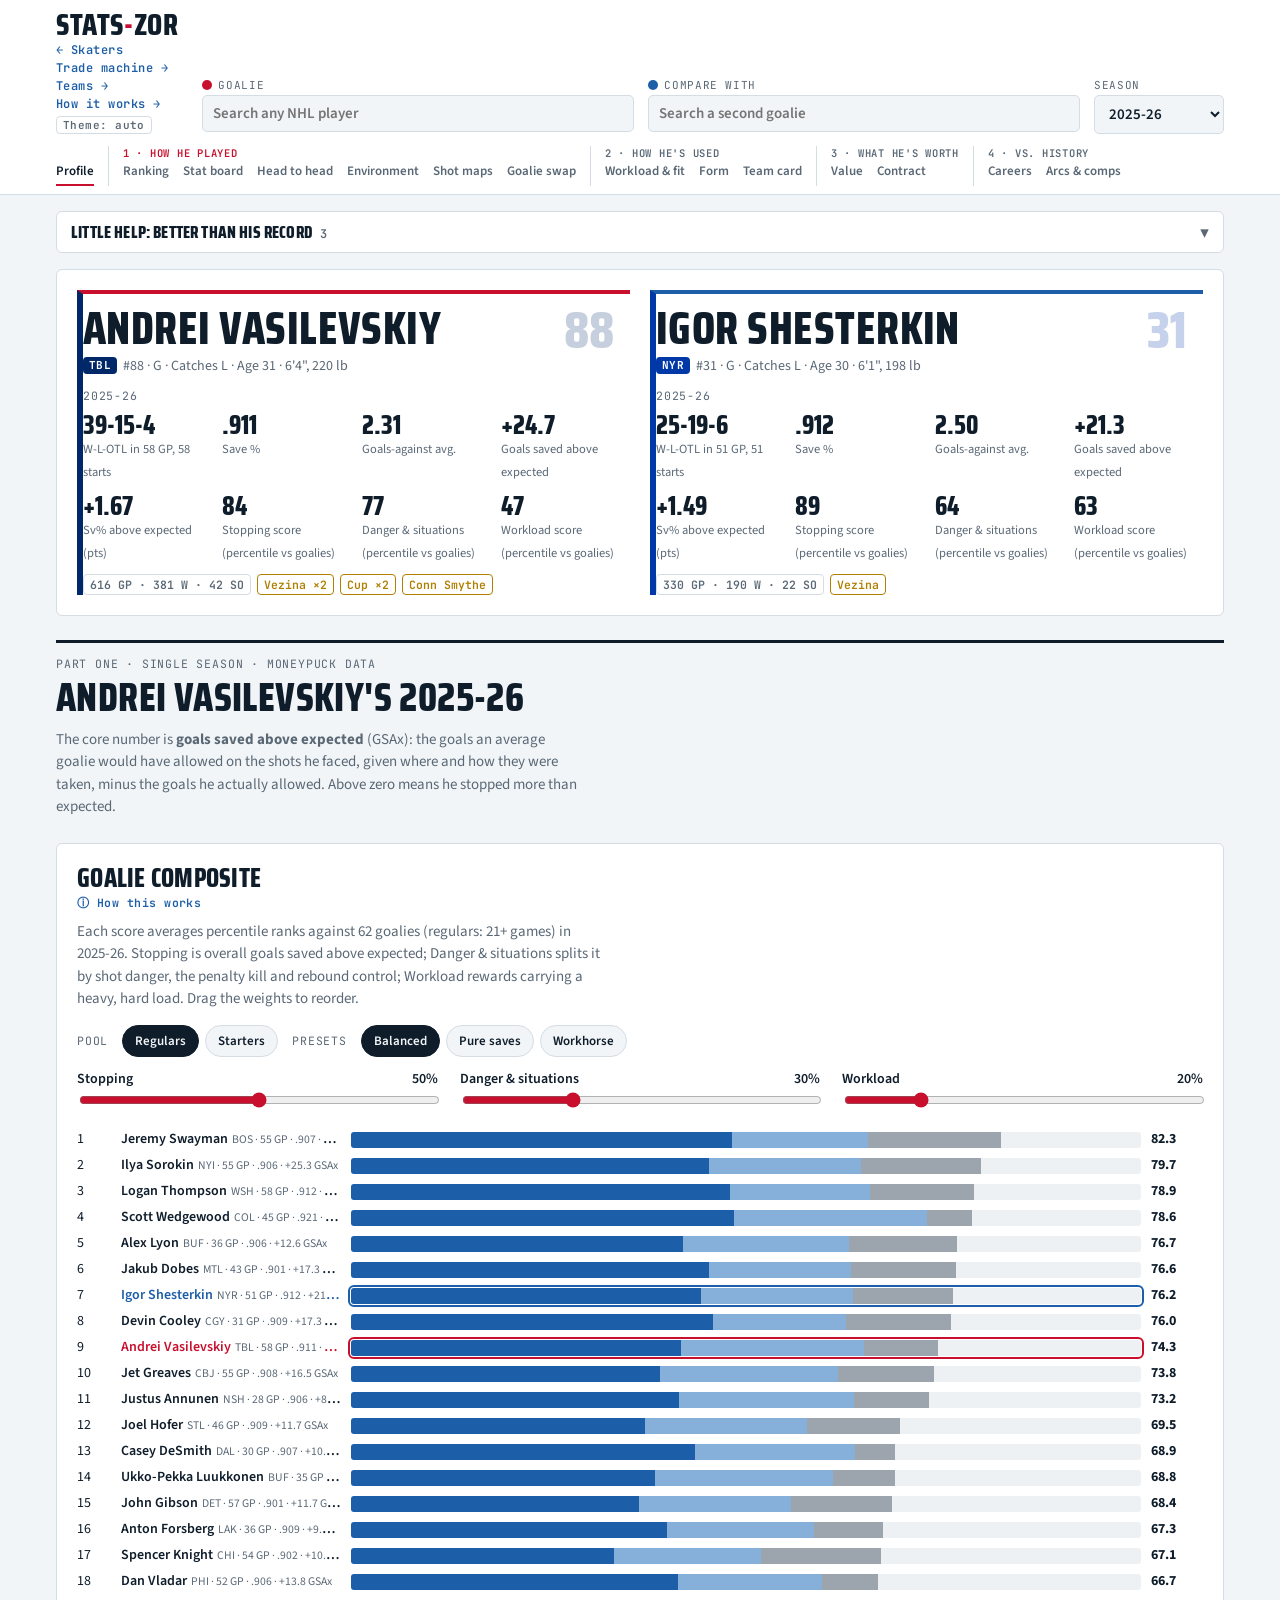
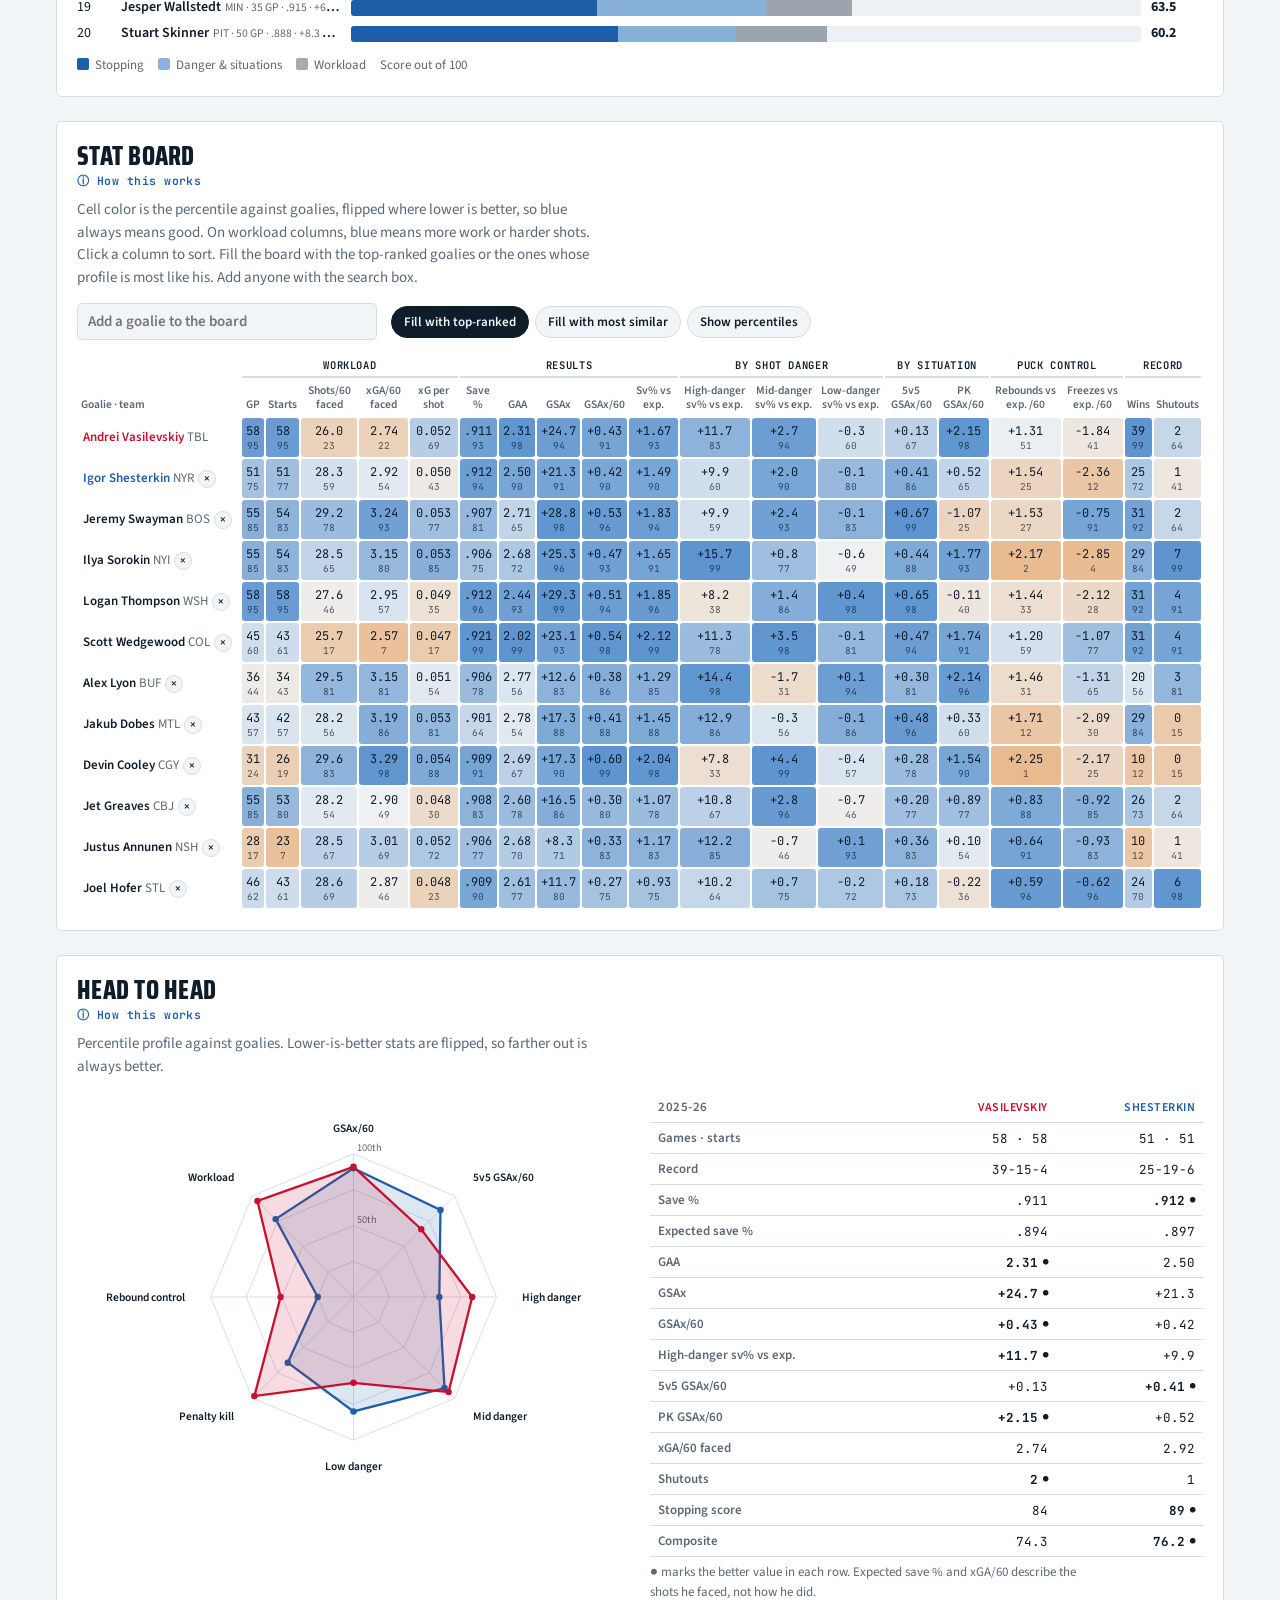
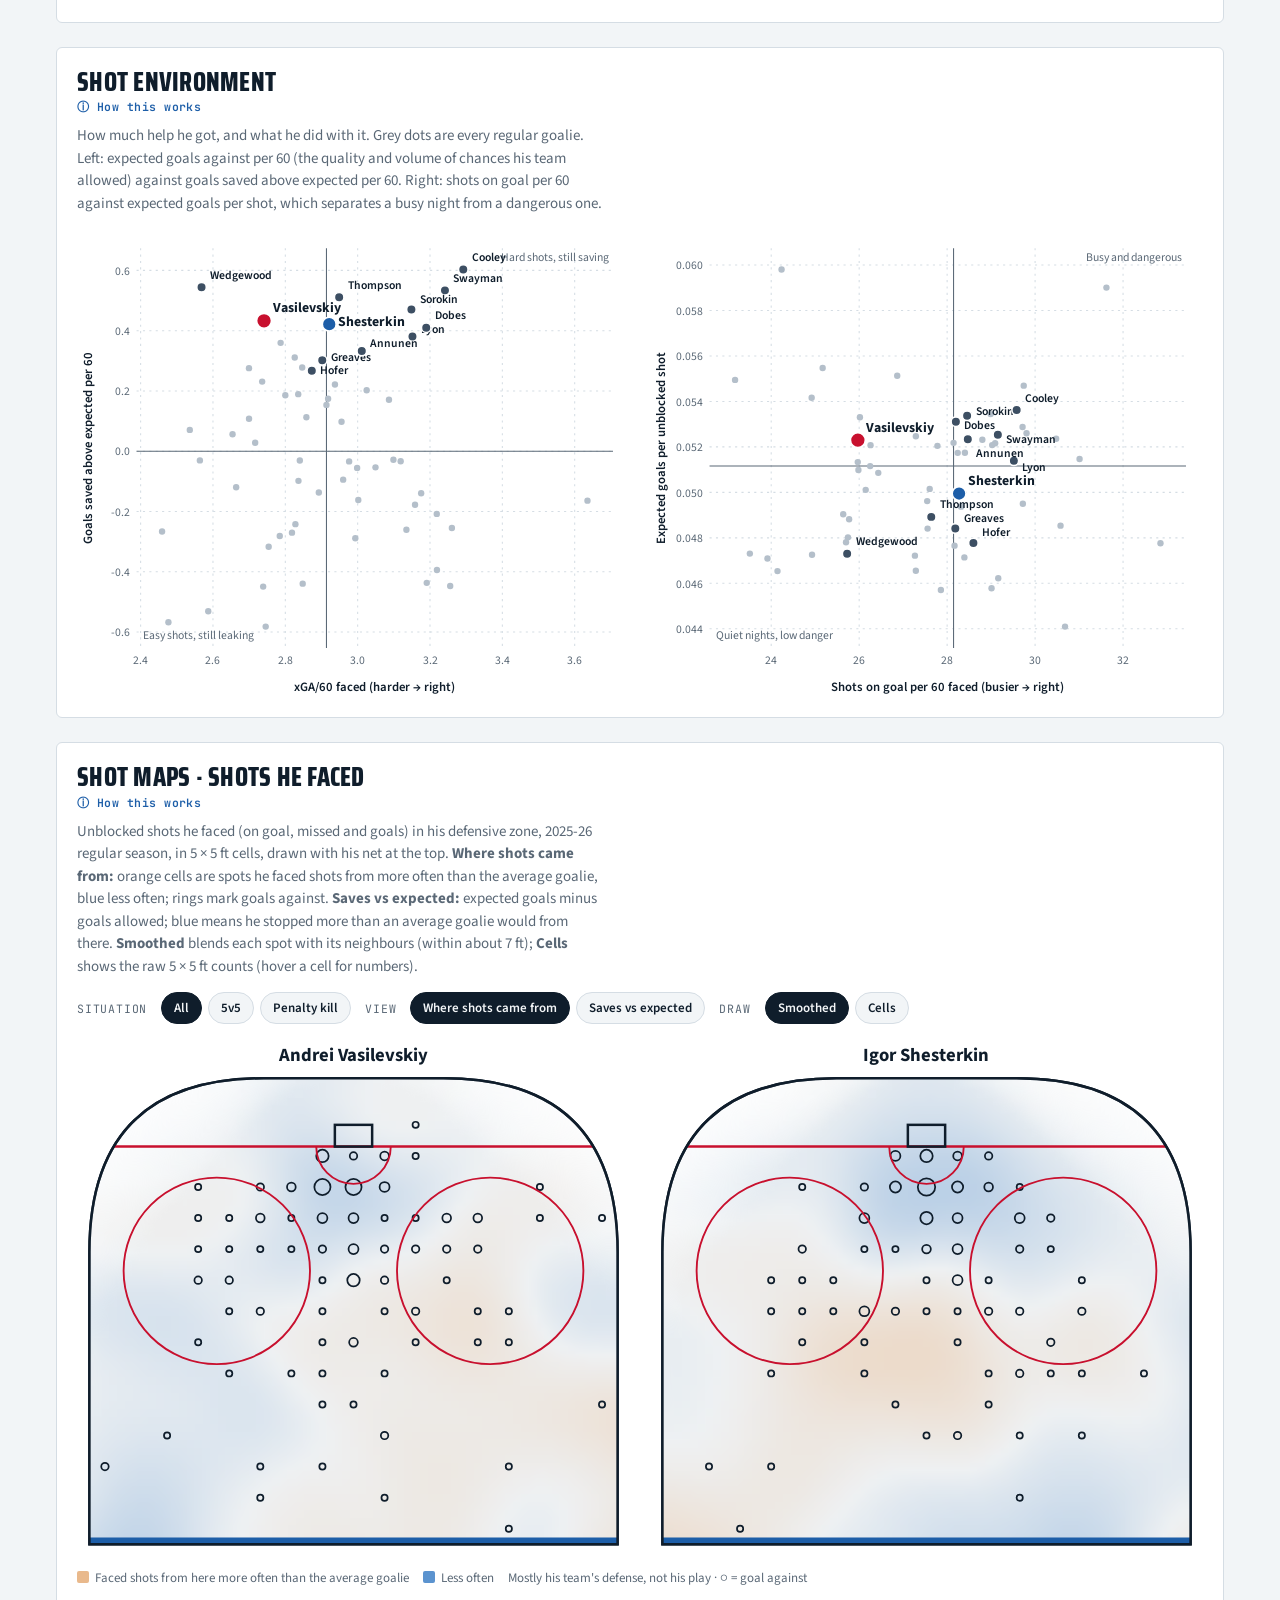
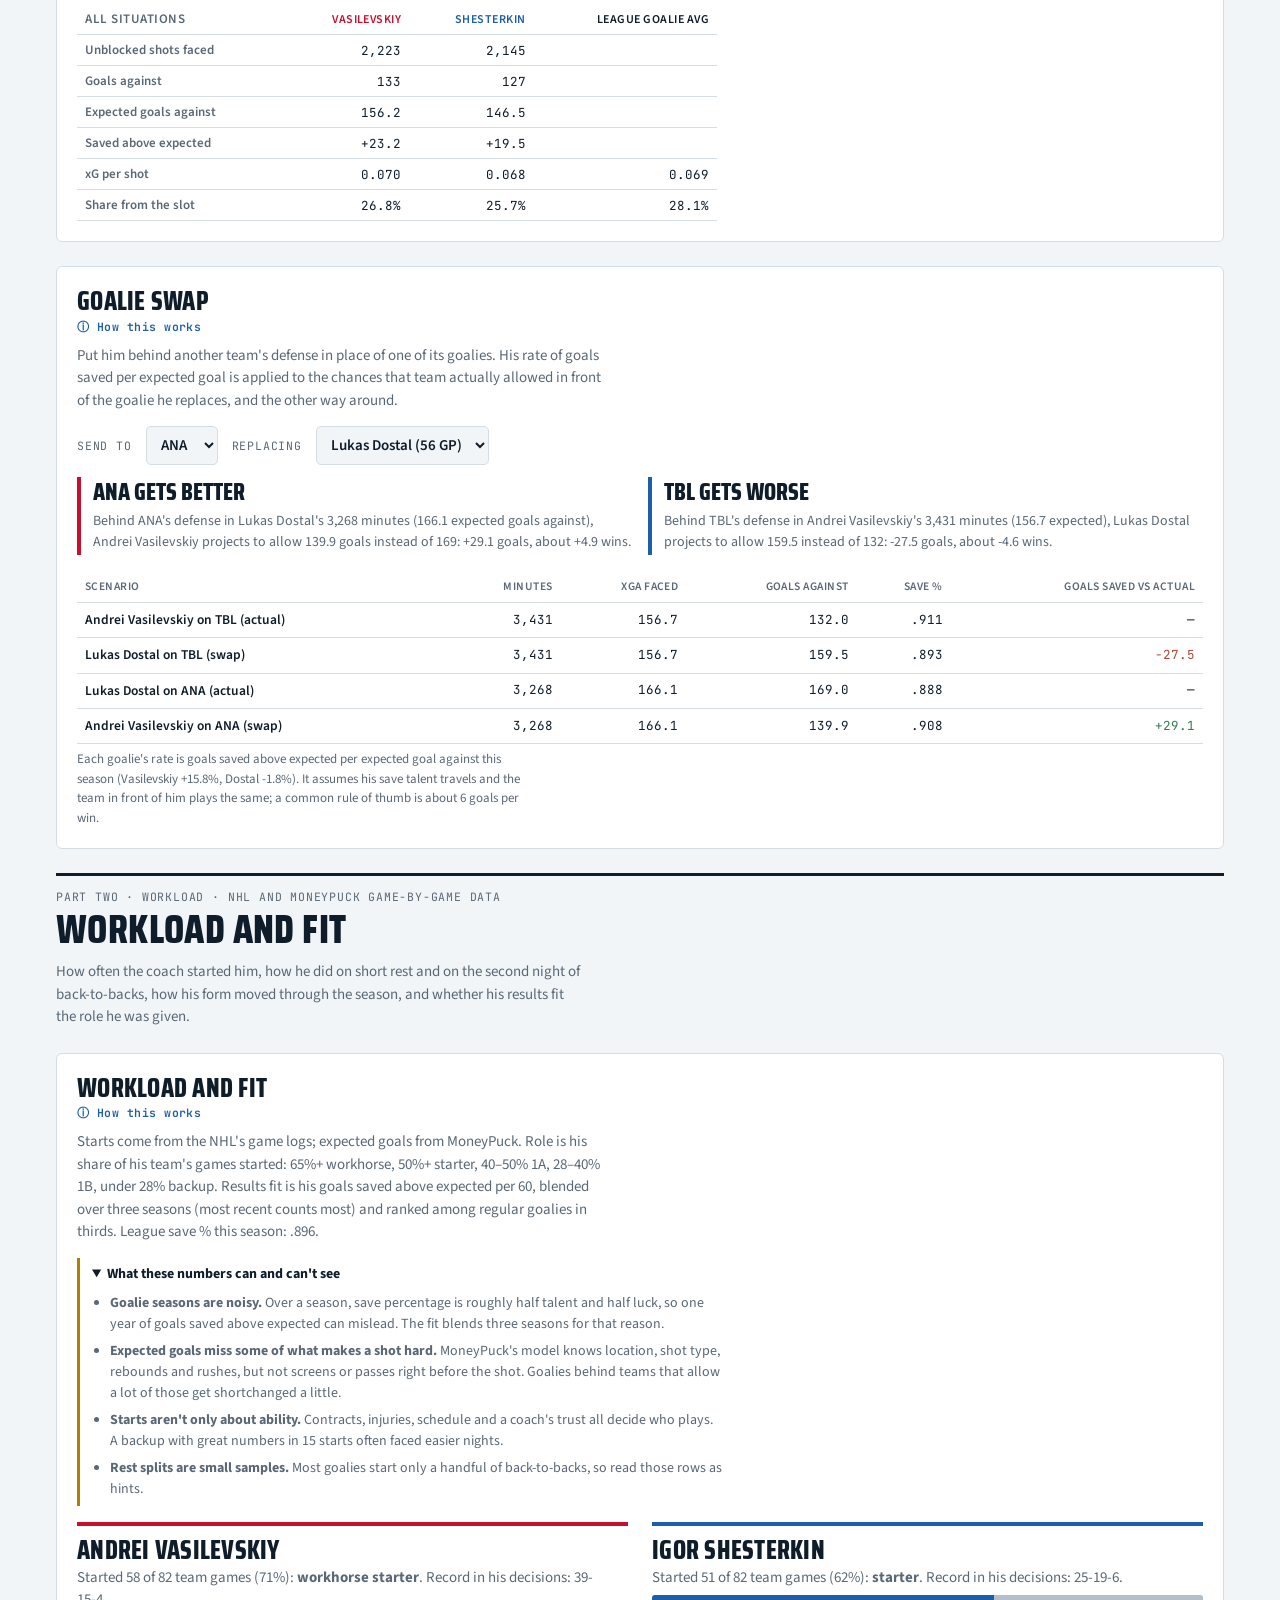
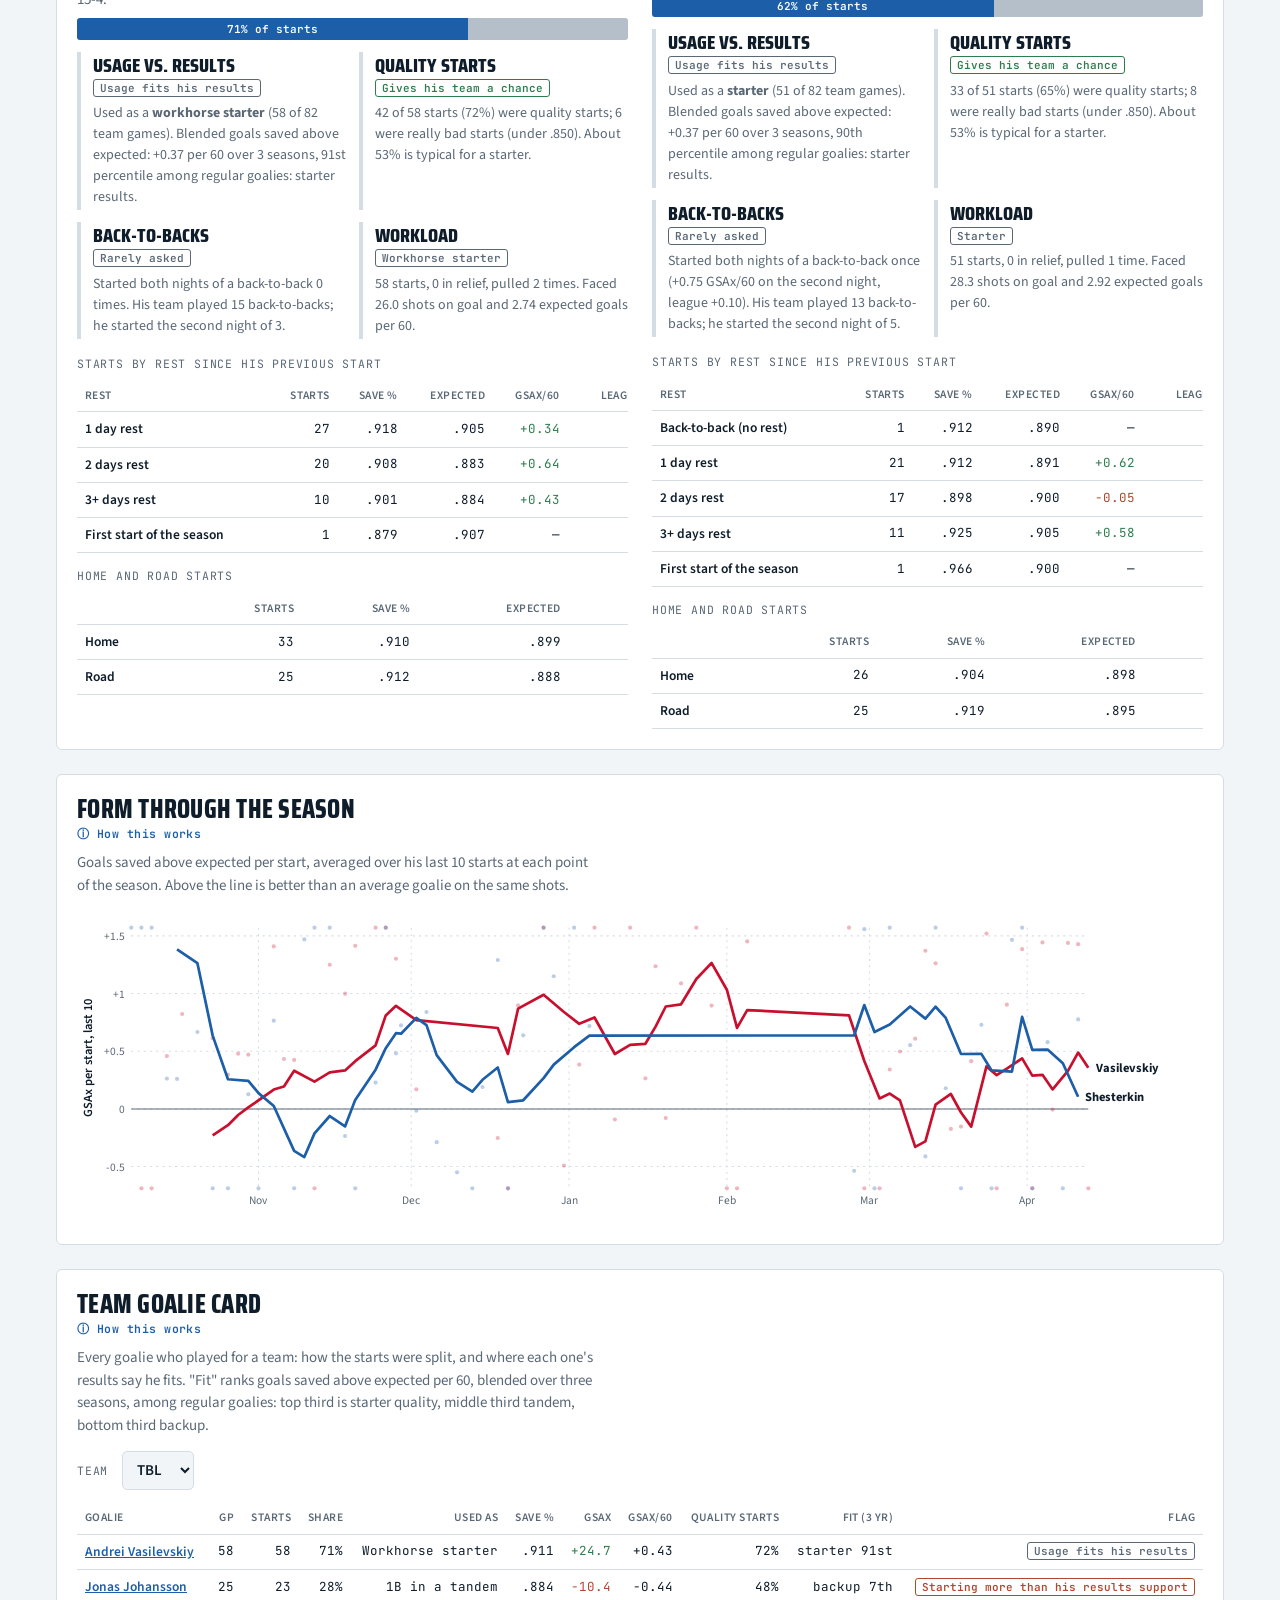
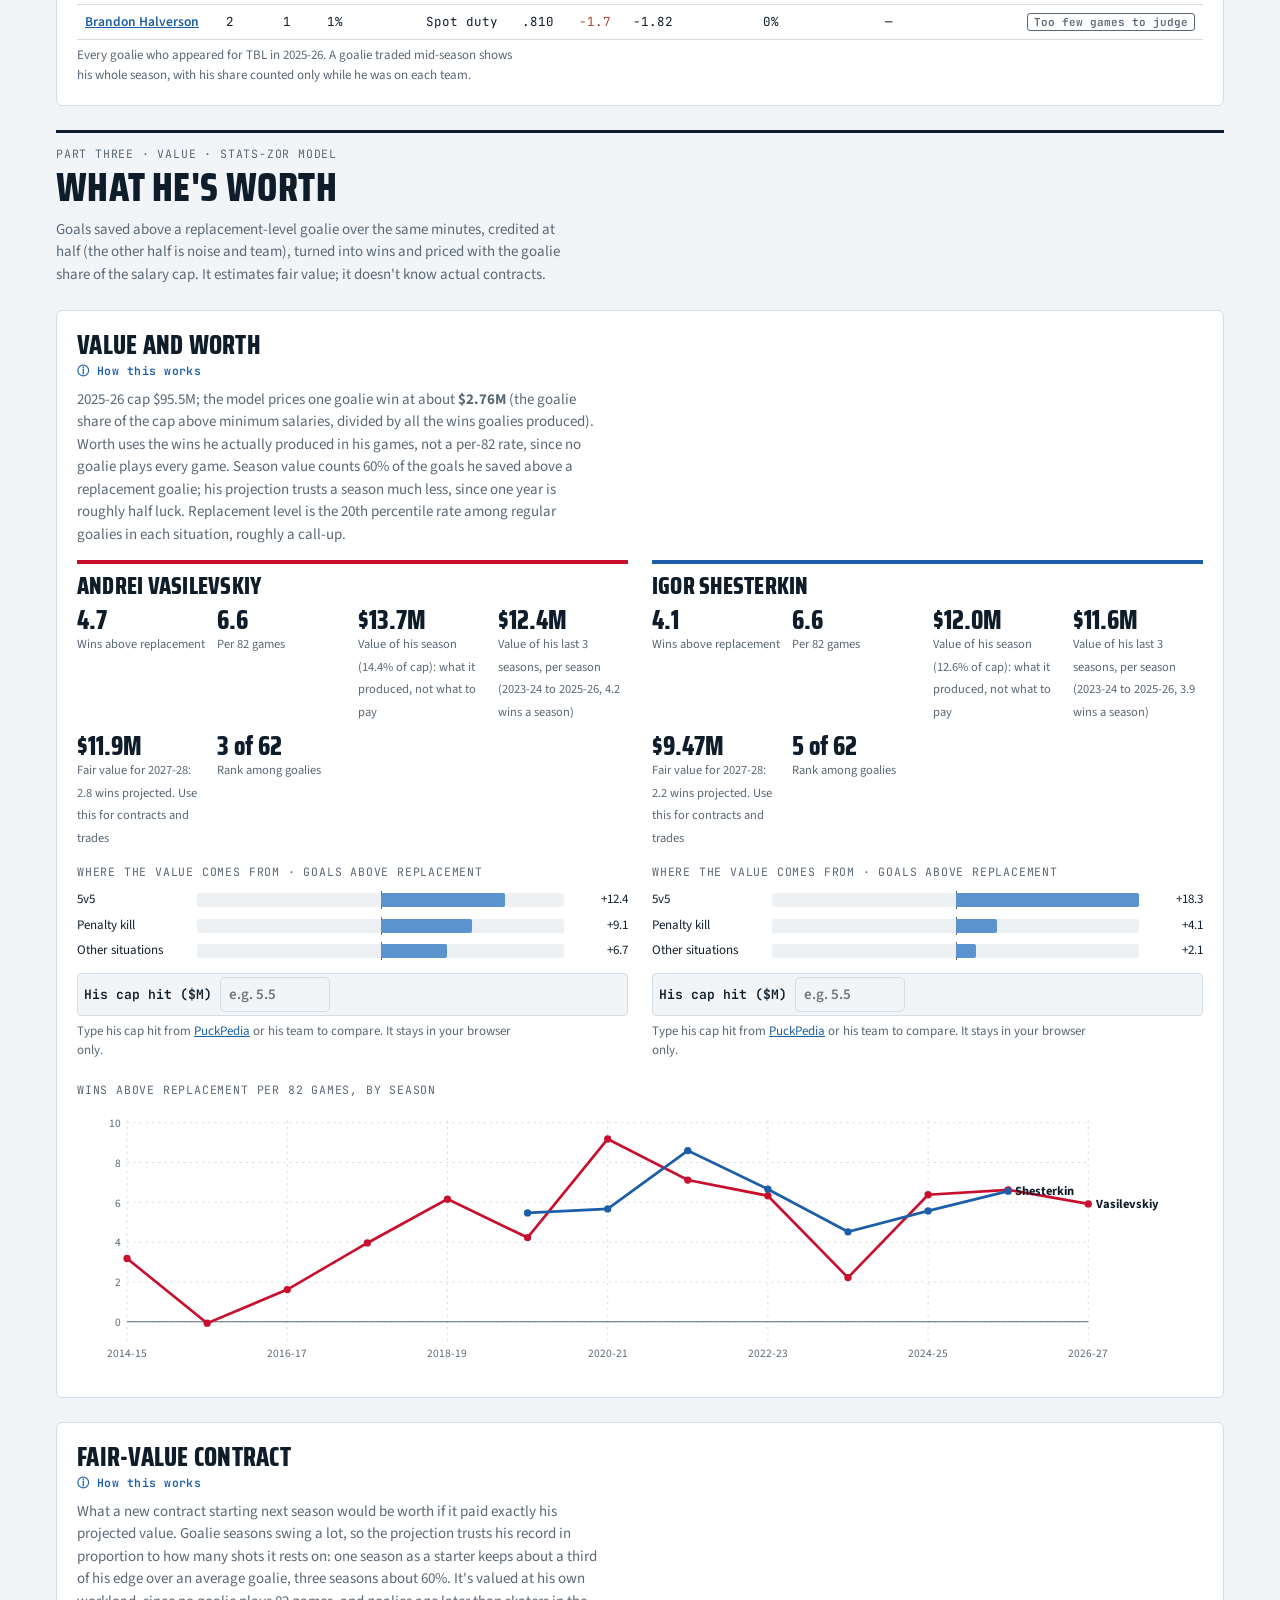
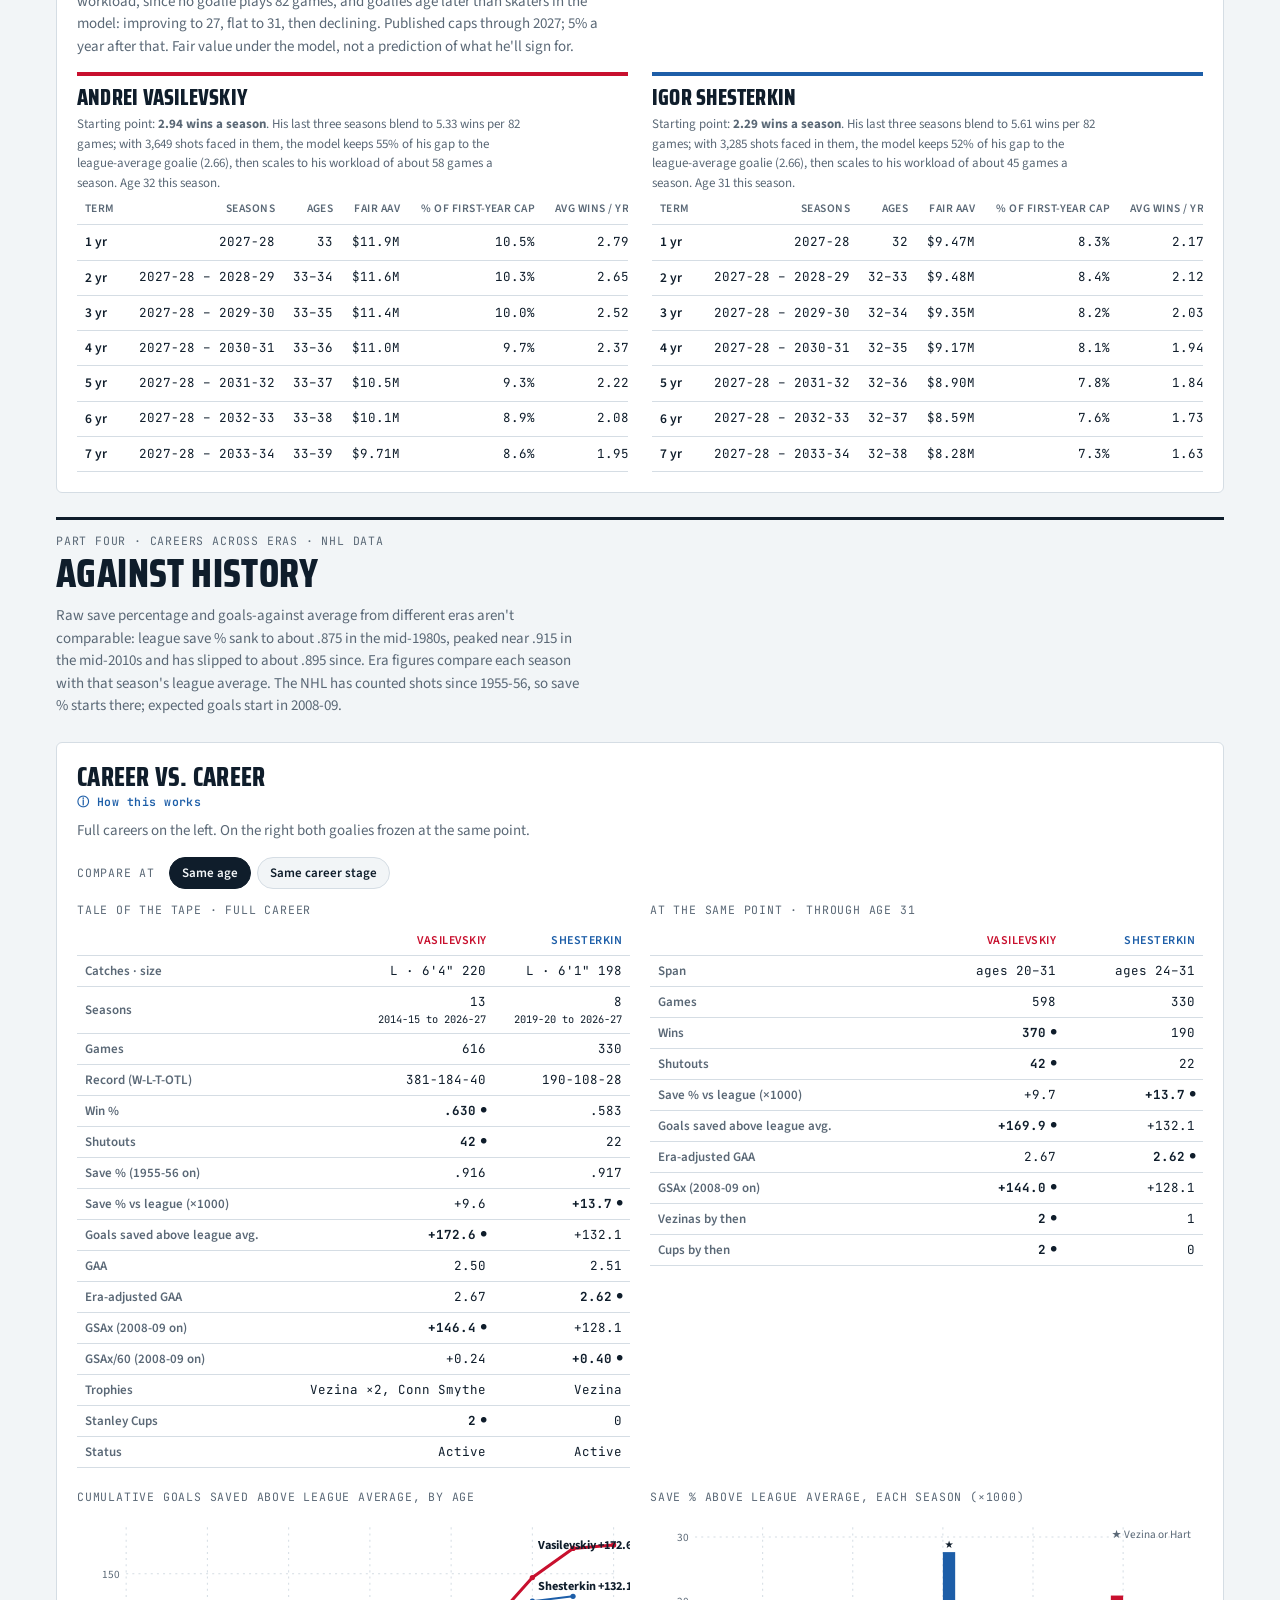
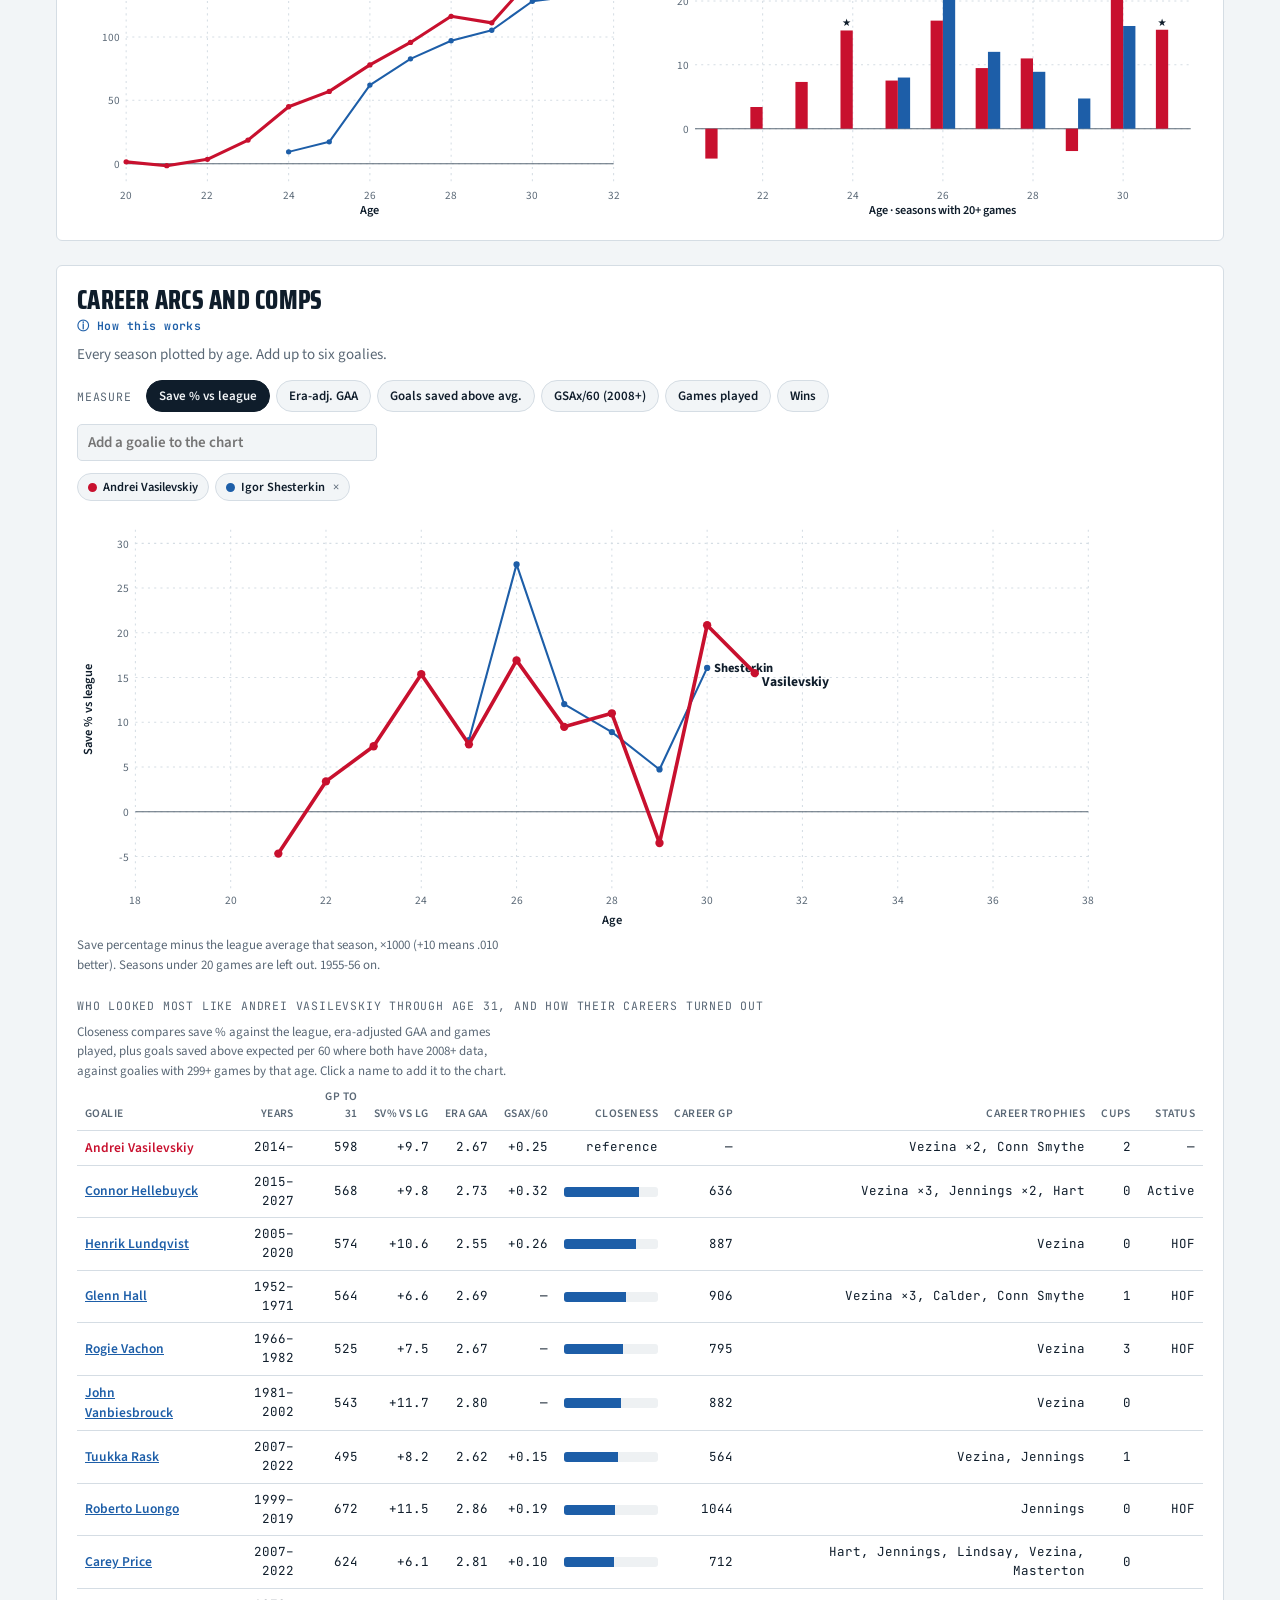
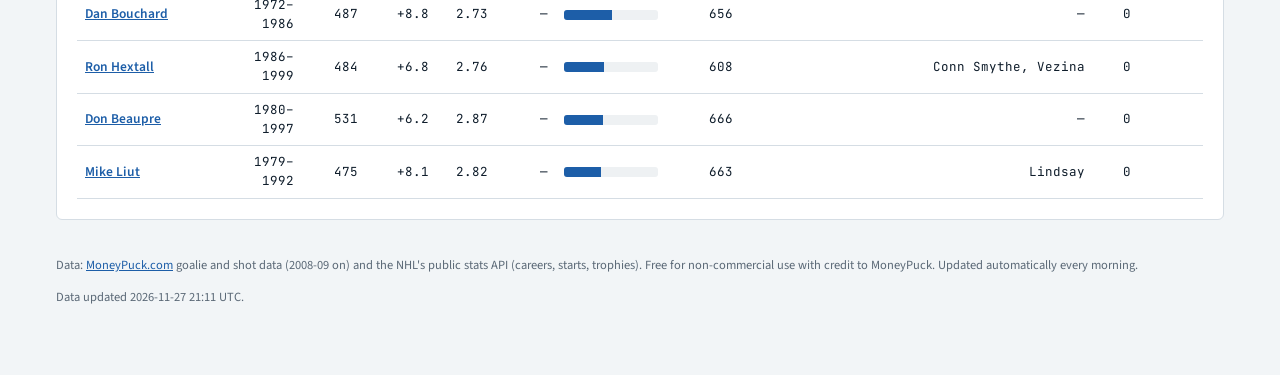
<file: goalies.html>
<!doctype html>
<html lang="en">
<head>
<meta charset="utf-8">
<meta name="viewport" content="width=device-width, initial-scale=1, viewport-fit=cover">
<title>Goalies · Stats-Zor</title>
<meta name="description" content="NHL goalie analysis: goals saved above expected, shots faced, workload and rest, value, and careers across eras. Data from MoneyPuck.com and the NHL.">
<link rel="icon" href="favicon.svg" type="image/svg+xml">
<link rel="icon" href="favicon-32.png" type="image/png" sizes="32x32">
<link rel="apple-touch-icon" href="apple-touch-icon.png">
<link rel="preconnect" href="https://fonts.googleapis.com">
<link rel="preconnect" href="https://fonts.gstatic.com" crossorigin>
<link rel="stylesheet" href="https://fonts.googleapis.com/css2?family=Saira+Condensed:wght@600;800&family=Source+Sans+3:wght@400;600;700&family=JetBrains+Mono:wght@400;600&display=swap">
<link rel="stylesheet" href="styles.css?v=202611190800">
<script src="theme.js?v=202611150400"></script>
</head>
<body>
<header class="top">
  <div class="wrap top-in">
    <div class="brandbox"><a class="brand" href="./">STATS<span>-</span>ZOR</a><a class="tradelink" href="./">← Skaters</a><a class="tradelink" href="trade.html">Trade machine →</a><a class="tradelink" href="teams.html">Teams →</a><a class="tradelink" href="about.html#m-goalies">How it works →</a></div>
    <div class="pickers">
      <div class="picker" id="pickA">
        <label for="qA"><i class="dot a"></i>Goalie</label>
        <input id="qA" type="search" autocomplete="off" placeholder="Search any NHL player">
        <ul class="sugg" hidden></ul>
      </div>
      <div class="picker" id="pickB">
        <label for="qB"><i class="dot b"></i>Compare with</label>
        <input id="qB" type="search" autocomplete="off" placeholder="Search a second goalie">
        <ul class="sugg" hidden></ul>
      </div>
      <div class="picker small">
        <label for="season">Season</label>
        <select id="season"></select>
      </div>
    </div>
  </div>
  <nav class="wrap tabs" id="nav" aria-label="Sections">
    <div class="ng"><span class="nl">&nbsp;</span><div class="nls"><a href="#sec-profile">Profile</a></div></div>
    <div class="ng" data-part="1"><span class="nl">1 · How he played</span><div class="nls">
      <a href="#sec-rank">Ranking</a><a href="#sec-matrix">Stat board</a><a href="#sec-h2h">Head to head</a><a href="#sec-env">Environment</a><a href="#sec-shots">Shot maps</a><a href="#sec-swap">Goalie swap</a></div></div>
    <div class="ng" data-part="2"><span class="nl">2 · How he's used</span><div class="nls">
      <a href="#sec-role">Workload &amp; fit</a><a href="#sec-form">Form</a><a href="#sec-lineup">Team card</a></div></div>
    <div class="ng" data-part="3"><span class="nl">3 · What he's worth</span><div class="nls">
      <a href="#sec-value">Value</a><a href="#sec-deal">Contract</a></div></div>
    <div class="ng" data-part="4"><span class="nl">4 · Vs. history</span><div class="nls">
      <a href="#sec-career">Careers</a><a href="#sec-arcs">Arcs &amp; comps</a></div></div>
  </nav>
</header>

<div class="layout"><aside class="gems-wrap" id="gems" aria-label="Scouting lists"></aside>
<main class="wrap" id="main">
  <p class="status" id="status">Loading data…</p>

  <section class="panel" id="sec-profile"></section>

  <div class="part"><span class="eyebrow">Part one · single season · MoneyPuck data</span><h2 class="part-h" id="part1-h">The season</h2>
    <p class="sub">The core number is <strong>goals saved above expected</strong> (GSAx): the goals an average goalie would have allowed on the shots he faced, given where and how they were taken, minus the goals he actually allowed. Above zero means he stopped more than expected.</p></div>

  <section class="panel" id="sec-rank">
    <div class="head"><h2>Goalie composite</h2><a class="how" href="about.html#m-g-rank">How this works</a>
      <p class="sub" id="rank-sub"></p></div>
    <div class="ctl" id="rank-ctl"></div>
    <div class="weights" id="weights"></div>
    <div class="rank" id="rank"></div>
    <div class="legend"><span><i class="seg-d"></i>Stopping</span><span><i class="seg-o"></i>Danger &amp; situations</span><span><i class="seg-c"></i>Workload</span><span>Score out of 100</span></div>
  </section>

  <section class="panel" id="sec-matrix">
    <div class="head"><h2>Stat board</h2><a class="how" href="about.html#m-g-matrix">How this works</a>
      <p class="sub">Cell color is the percentile against goalies, flipped where lower is better, so blue always means good. On workload columns, blue means more work or harder shots. Click a column to sort. Fill the board with the top-ranked goalies or the ones whose profile is most like his. Add anyone with the search box.</p></div>
    <div class="ctl"><div class="picker inline" id="pickBoard"><input id="qBoard" type="search" autocomplete="off" placeholder="Add a goalie to the board"><ul class="sugg" hidden></ul></div>
      <span class="toggle" id="mtoggle"></span></div>
    <div class="scroll"><table class="matrix" id="matrix"></table></div>
  </section>

  <section class="panel" id="sec-h2h">
    <div class="head"><h2>Head to head</h2><a class="how" href="about.html#m-g-h2h">How this works</a>
      <p class="sub">Percentile profile against goalies. Lower-is-better stats are flipped, so farther out is always better.</p></div>
    <div class="two"><svg id="radar" viewBox="-60 0 580 440" role="img" aria-label="Radar comparison"></svg><div id="h2h-table"></div></div>
  </section>

  <section class="panel" id="sec-env">
    <div class="head"><h2>Shot environment</h2><a class="how" href="about.html#m-g-env">How this works</a>
      <p class="sub">How much help he got, and what he did with it. Grey dots are every regular goalie. Left: expected goals against per 60 (the quality and volume of chances his team allowed) against goals saved above expected per 60. Right: shots on goal per 60 against expected goals per shot, which separates a busy night from a dangerous one.</p></div>
    <div class="two"><svg id="sc1" viewBox="0 0 520 440" role="img" aria-label="xGA/60 vs GSAx/60"></svg><svg id="sc2" viewBox="0 0 520 440" role="img" aria-label="Shots per 60 vs xG per shot"></svg></div>
  </section>

  <section class="panel" id="sec-shots">
    <div class="head"><h2>Shot maps · shots he faced</h2><a class="how" href="about.html#m-g-shots">How this works</a>
      <p class="sub" id="shots-sub">Loading shot maps…</p></div>
    <div id="shots"></div>
  </section>

  <section class="panel" id="sec-swap">
    <div class="head"><h2>Goalie swap</h2><a class="how" href="about.html#m-g-swap">How this works</a>
      <p class="sub">Put him behind another team's defense in place of one of its goalies. His rate of goals saved per expected goal is applied to the chances that team actually allowed in front of the goalie he replaces, and the other way around.</p></div>
    <div class="ctl"><label class="lbl" for="swapTeam">Send to</label><select id="swapTeam"></select><label class="lbl" for="swapOut">replacing</label><select id="swapOut"></select></div>
    <div id="swap"></div>
  </section>

  <div class="part"><span class="eyebrow">Part two · workload · NHL and MoneyPuck game-by-game data</span><h2 class="part-h">Workload and fit</h2>
    <p class="sub">How often the coach started him, how he did on short rest and on the second night of back-to-backs, how his form moved through the season, and whether his results fit the role he was given.</p></div>

  <section class="panel" id="sec-role">
    <div class="head"><h2>Workload and fit</h2><a class="how" href="about.html#m-g-role">How this works</a><p class="sub" id="role-sub"></p></div>
    <div id="role"></div>
  </section>

  <section class="panel" id="sec-form">
    <div class="head"><h2>Form through the season</h2><a class="how" href="about.html#m-g-form">How this works</a>
      <p class="sub" id="form-sub">Goals saved above expected per start, averaged over his last 10 starts at each point of the season. Above the line is better than an average goalie on the same shots.</p></div>
    <svg id="form" viewBox="0 0 1080 300" role="img" aria-label="Rolling goals saved above expected"></svg>
  </section>

  <section class="panel" id="sec-lineup">
    <div class="head"><h2>Team goalie card</h2><a class="how" href="about.html#m-g-lineup">How this works</a>
      <p class="sub">Every goalie who played for a team: how the starts were split, and where each one's results say he fits. "Fit" ranks goals saved above expected per 60, blended over three seasons, among regular goalies: top third is starter quality, middle third tandem, bottom third backup.</p></div>
    <div class="ctl"><label class="lbl" for="lineupTeam">Team</label><select id="lineupTeam"></select></div>
    <div id="lineup"></div>
  </section>

  <div class="part"><span class="eyebrow">Part three · value · Stats-Zor model</span><h2 class="part-h">What he's worth</h2>
    <p class="sub">Goals saved above a replacement-level goalie over the same minutes, credited at half (the other half is noise and team), turned into wins and priced with the goalie share of the salary cap. It estimates fair value; it doesn't know actual contracts.</p></div>

  <section class="panel" id="sec-value">
    <div class="head"><h2>Value and worth</h2><a class="how" href="about.html#m-g-value">How this works</a><p class="sub" id="value-sub"></p></div>
    <div id="value"></div>
  </section>

  <section class="panel" id="sec-deal">
    <div class="head"><h2>Fair-value contract</h2><a class="how" href="about.html#m-g-value">How this works</a><p class="sub" id="deal-sub"></p></div>
    <div id="deal"></div>
  </section>

  <div class="part"><span class="eyebrow">Part four · careers across eras · NHL data</span><h2 class="part-h">Against history</h2>
    <p class="sub">Raw save percentage and goals-against average from different eras aren't comparable: league save % sank to about .875 in the mid-1980s, peaked near .915 in the mid-2010s and has slipped to about .895 since. Era figures compare each season with that season's league average. The NHL has counted shots since 1955-56, so save % starts there; expected goals start in 2008-09.</p></div>

  <section class="panel" id="sec-career">
    <div class="head"><h2>Career vs. career</h2><a class="how" href="about.html#m-g-career">How this works</a>
      <p class="sub">Full careers on the left. On the right both goalies frozen at the same point.</p></div>
    <div class="ctl"><span class="lbl">Compare at</span><span class="toggle" id="cmode"><button type="button" data-m="age" aria-pressed="true">Same age</button><button type="button" data-m="stage" aria-pressed="false">Same career stage</button></span></div>
    <div class="two"><div><p class="minihead">Tale of the tape · full career</p><table class="tape" id="tape"></table></div>
      <div><p class="minihead" id="atlab">At the same point</p><table class="tape" id="atsame"></table></div></div>
    <div class="two" style="margin-top:20px"><div><p class="minihead">Cumulative goals saved above league average, by age</p><svg id="cumu" viewBox="0 0 540 300" role="img" aria-label="Cumulative goals saved above average"></svg></div>
      <div><p class="minihead">Save % above league average, each season (×1000)</p><svg id="seas" viewBox="0 0 540 300" role="img" aria-label="Save percentage above league by season"></svg></div></div>
  </section>

  <section class="panel" id="sec-arcs">
    <div class="head"><h2>Career arcs and comps</h2><a class="how" href="about.html#m-g-career">How this works</a>
      <p class="sub">Every season plotted by age. Add up to six goalies.</p></div>
    <div class="ctl"><span class="lbl">Measure</span><span class="toggle" id="ametric"></span></div>
    <div class="ctl"><div class="picker inline" id="pickArc"><input id="qArc" type="search" autocomplete="off" placeholder="Add a goalie to the chart"><ul class="sugg" hidden></ul></div></div>
    <div class="chips" id="achips"></div>
    <svg id="arc" viewBox="0 0 1080 400" role="img" aria-label="Career arcs"></svg>
    <p class="sub small" id="arcnote"></p>
    <p class="minihead" style="margin-top:22px" id="comps-h">Closest comps</p>
    <p class="sub small" id="comps-sub"></p>
    <div class="scroll"><table class="tbl" id="comps"></table></div>
  </section>

  <footer class="foot">
    <p>Data: <a href="https://moneypuck.com" rel="noopener">MoneyPuck.com</a> goalie and shot data (2008-09 on) and the NHL's public stats API (careers, starts, trophies). Free for non-commercial use with credit to MoneyPuck. Updated automatically every morning.</p>
    <p id="updated"></p>
  </footer>
</main></div>
<script src="common.js?v=202611262100"></script>
<script src="goalies.js?v=202611262110"></script>
</body>
</html>
</file>
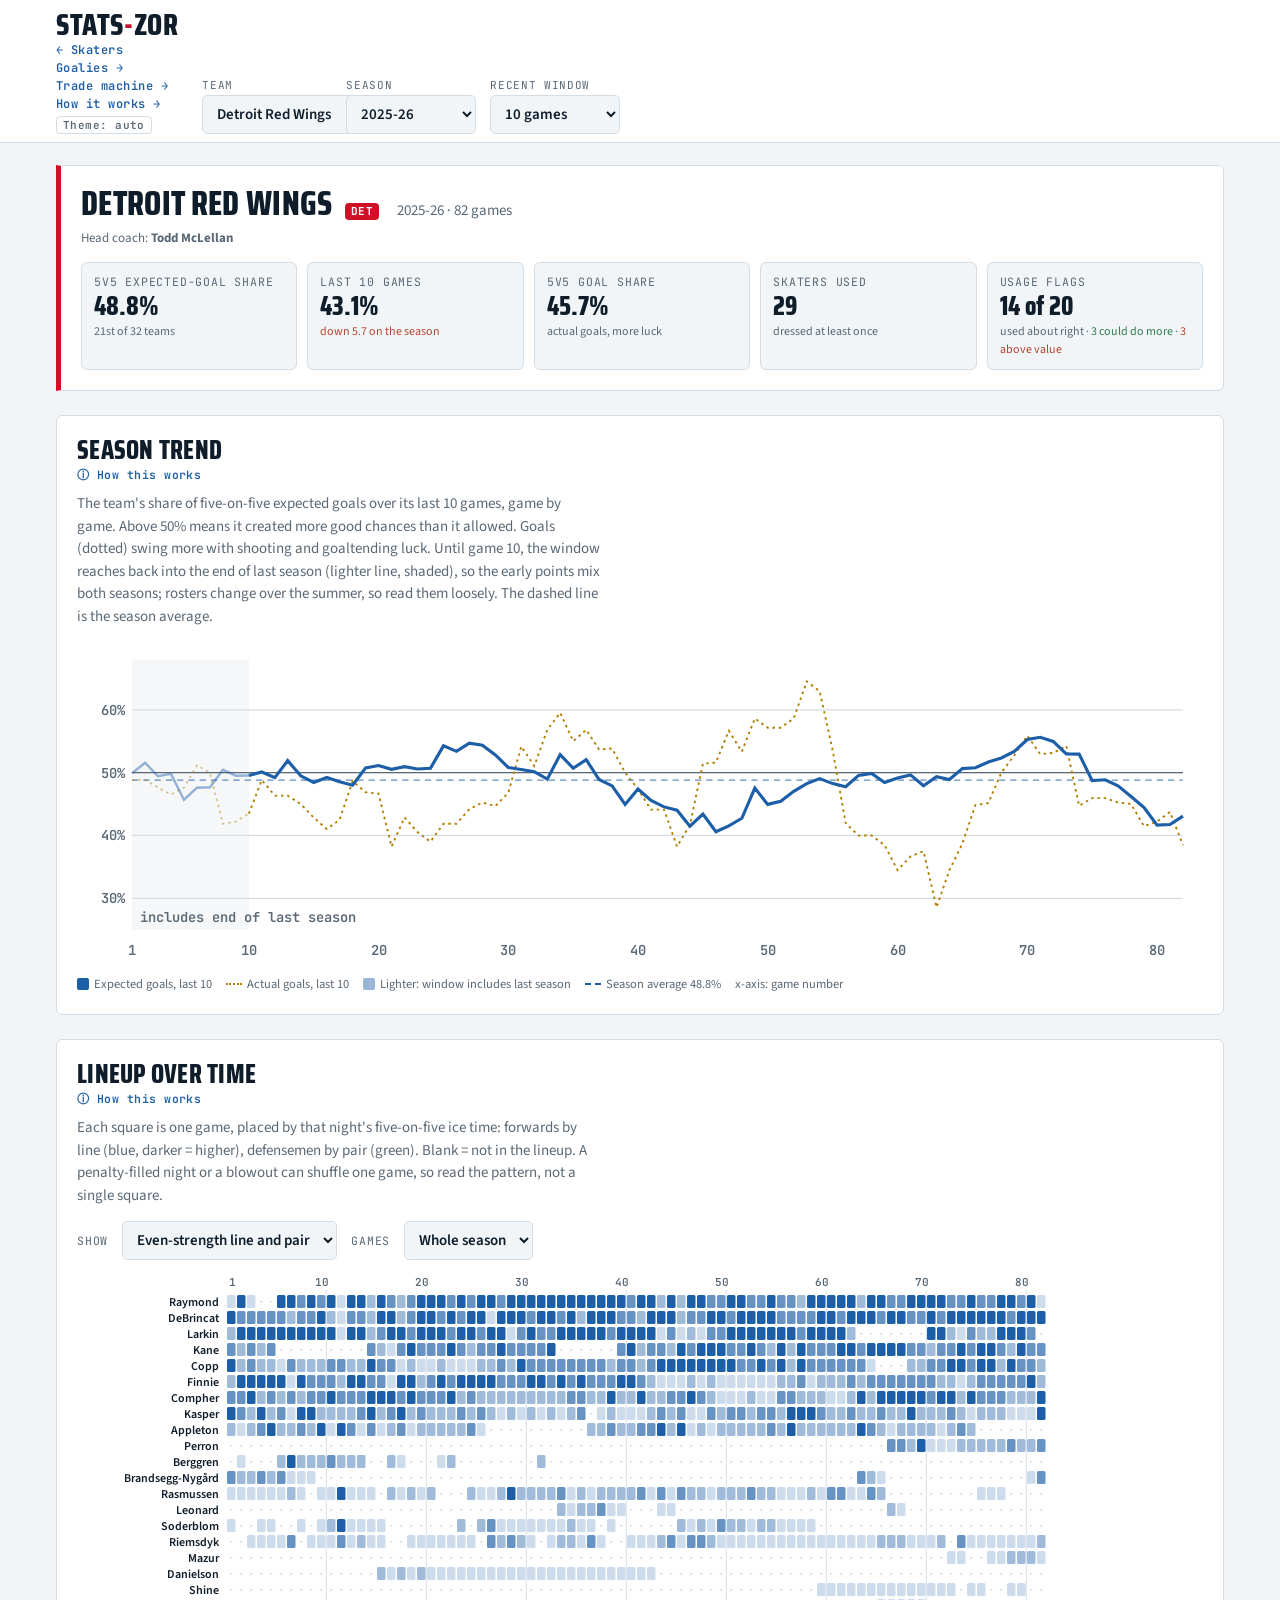
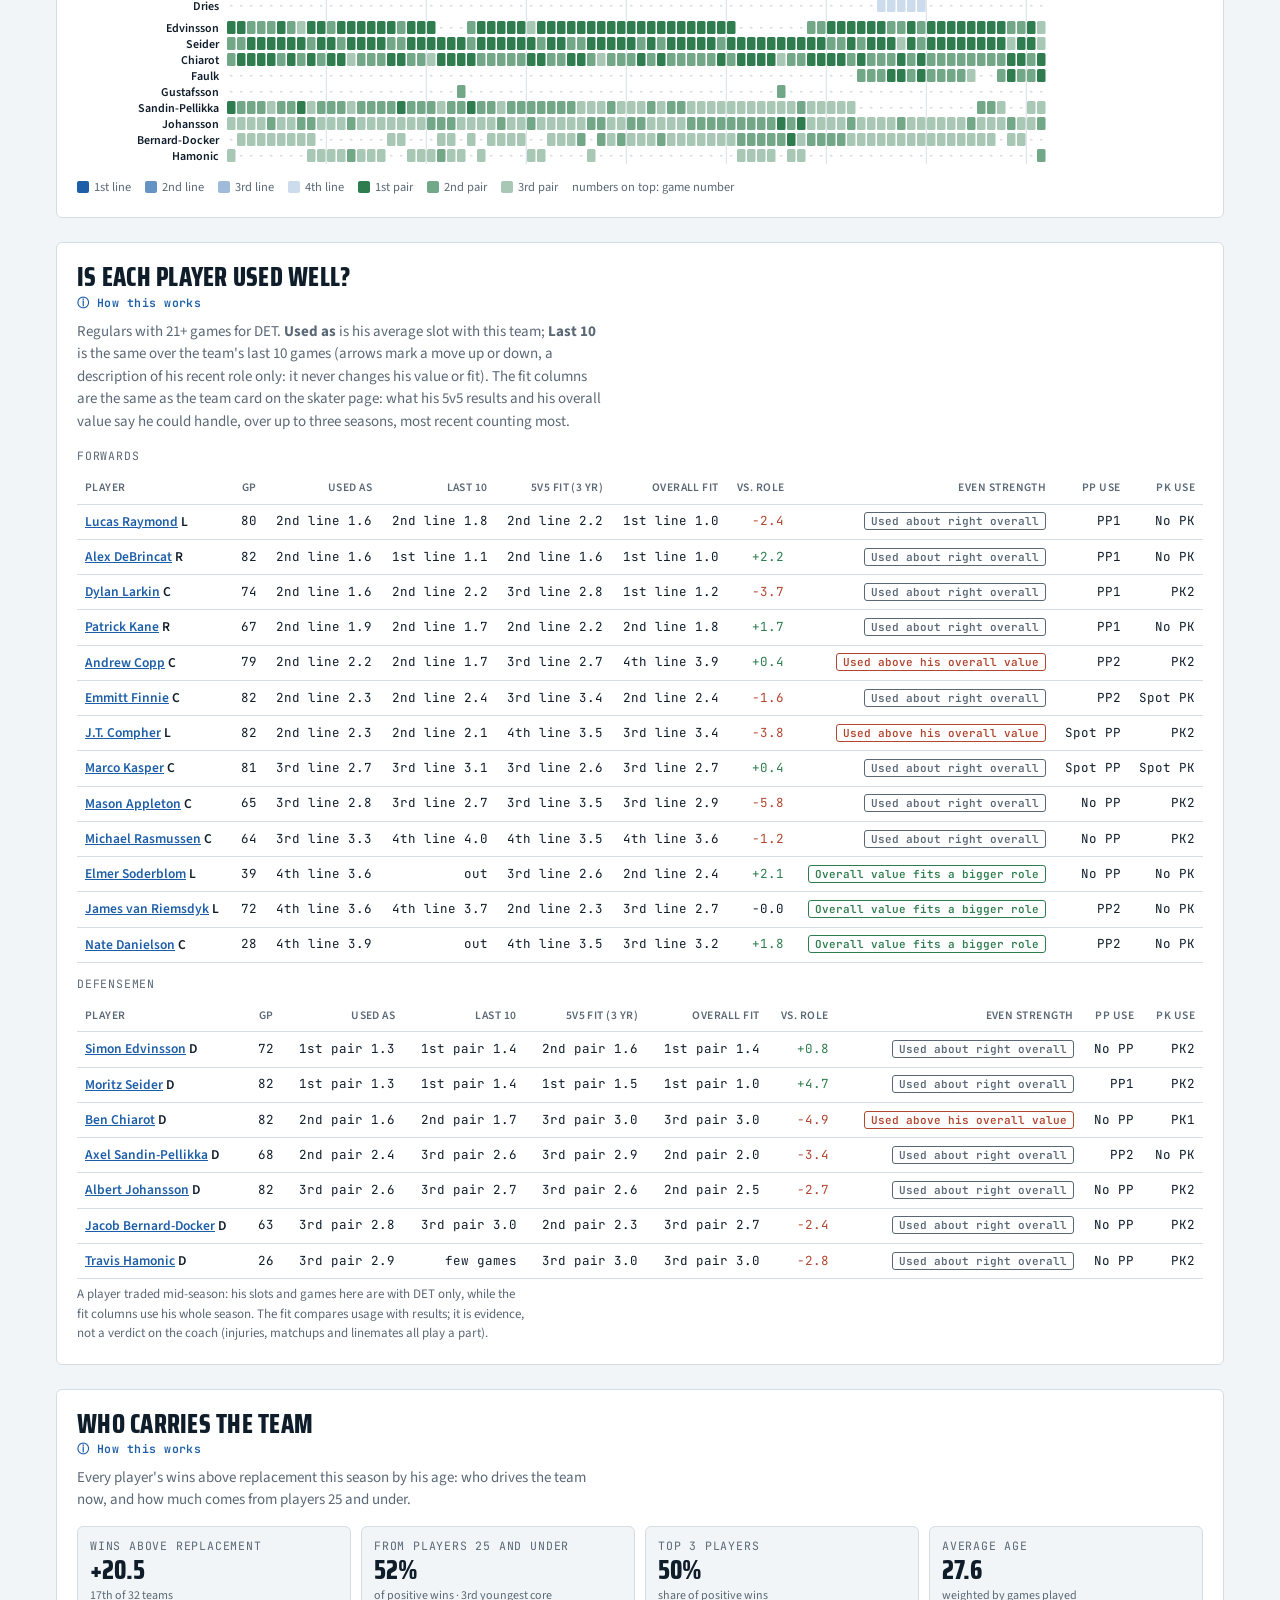
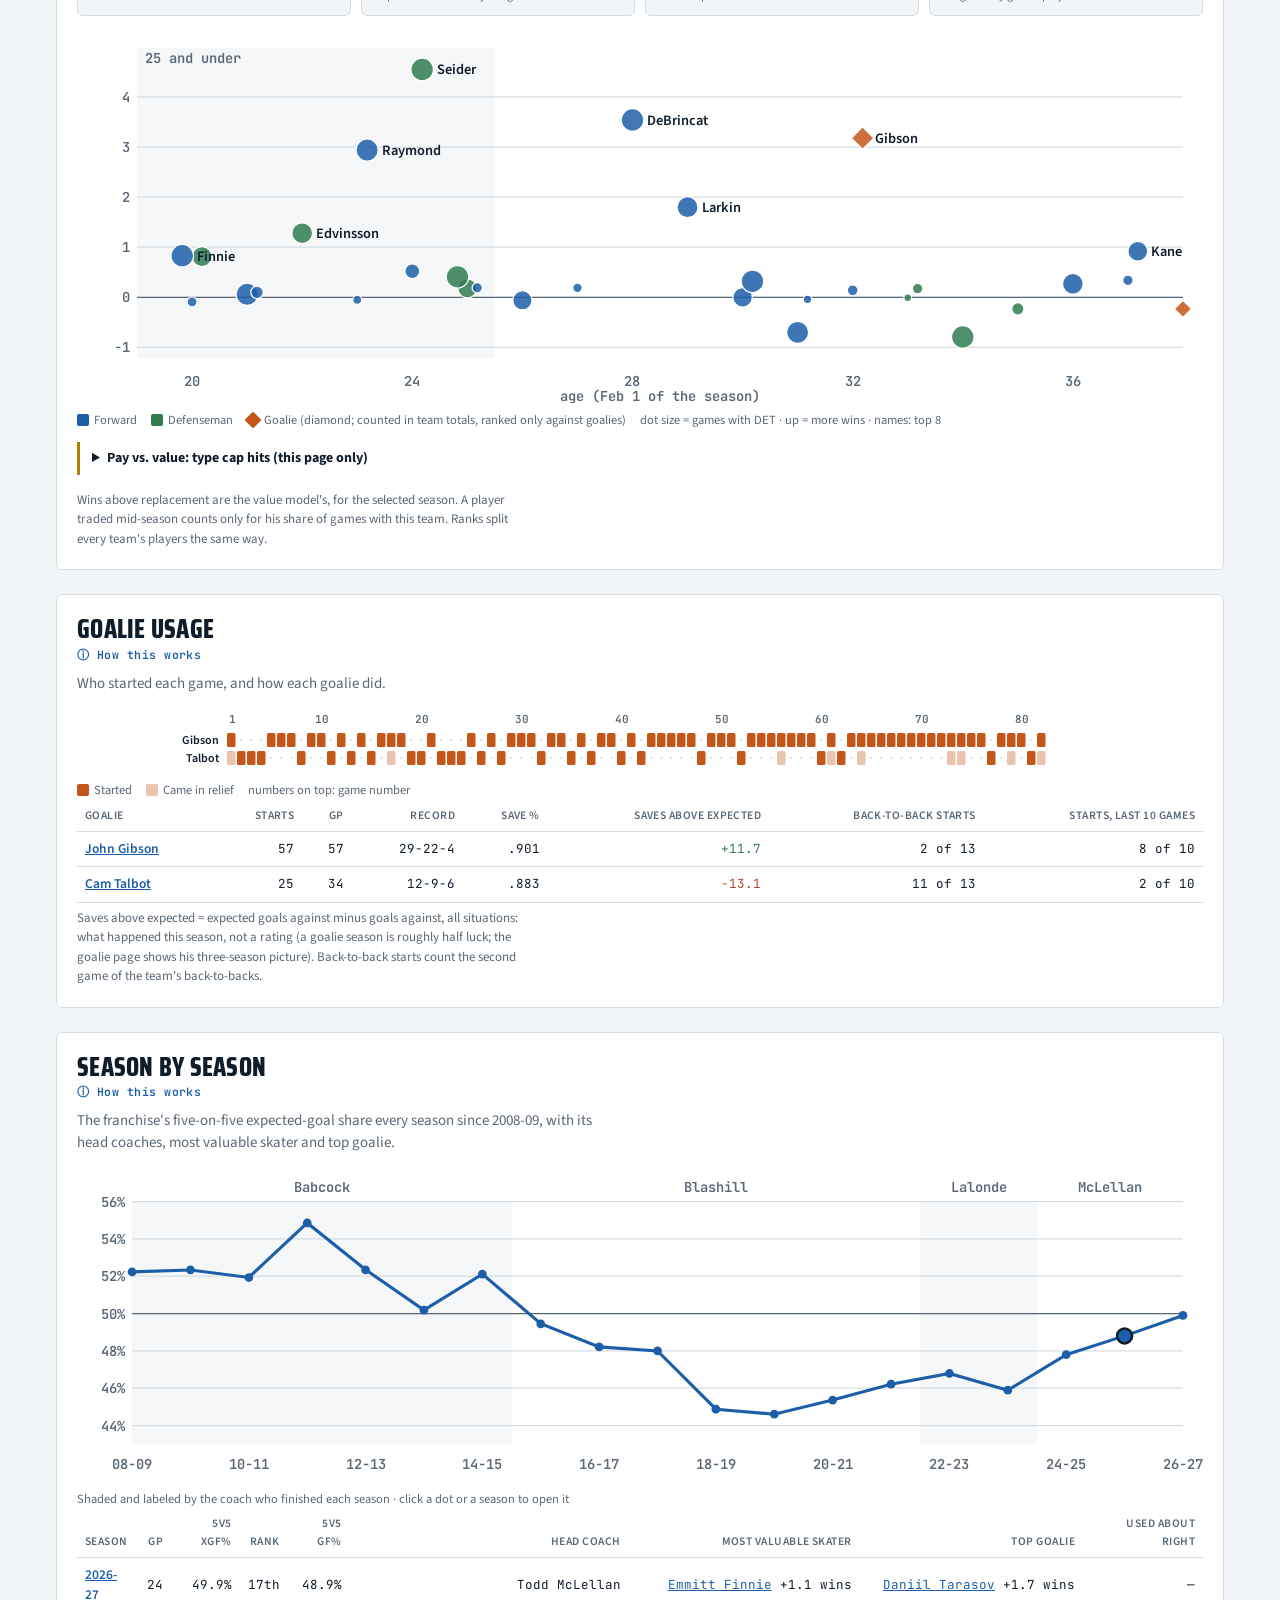
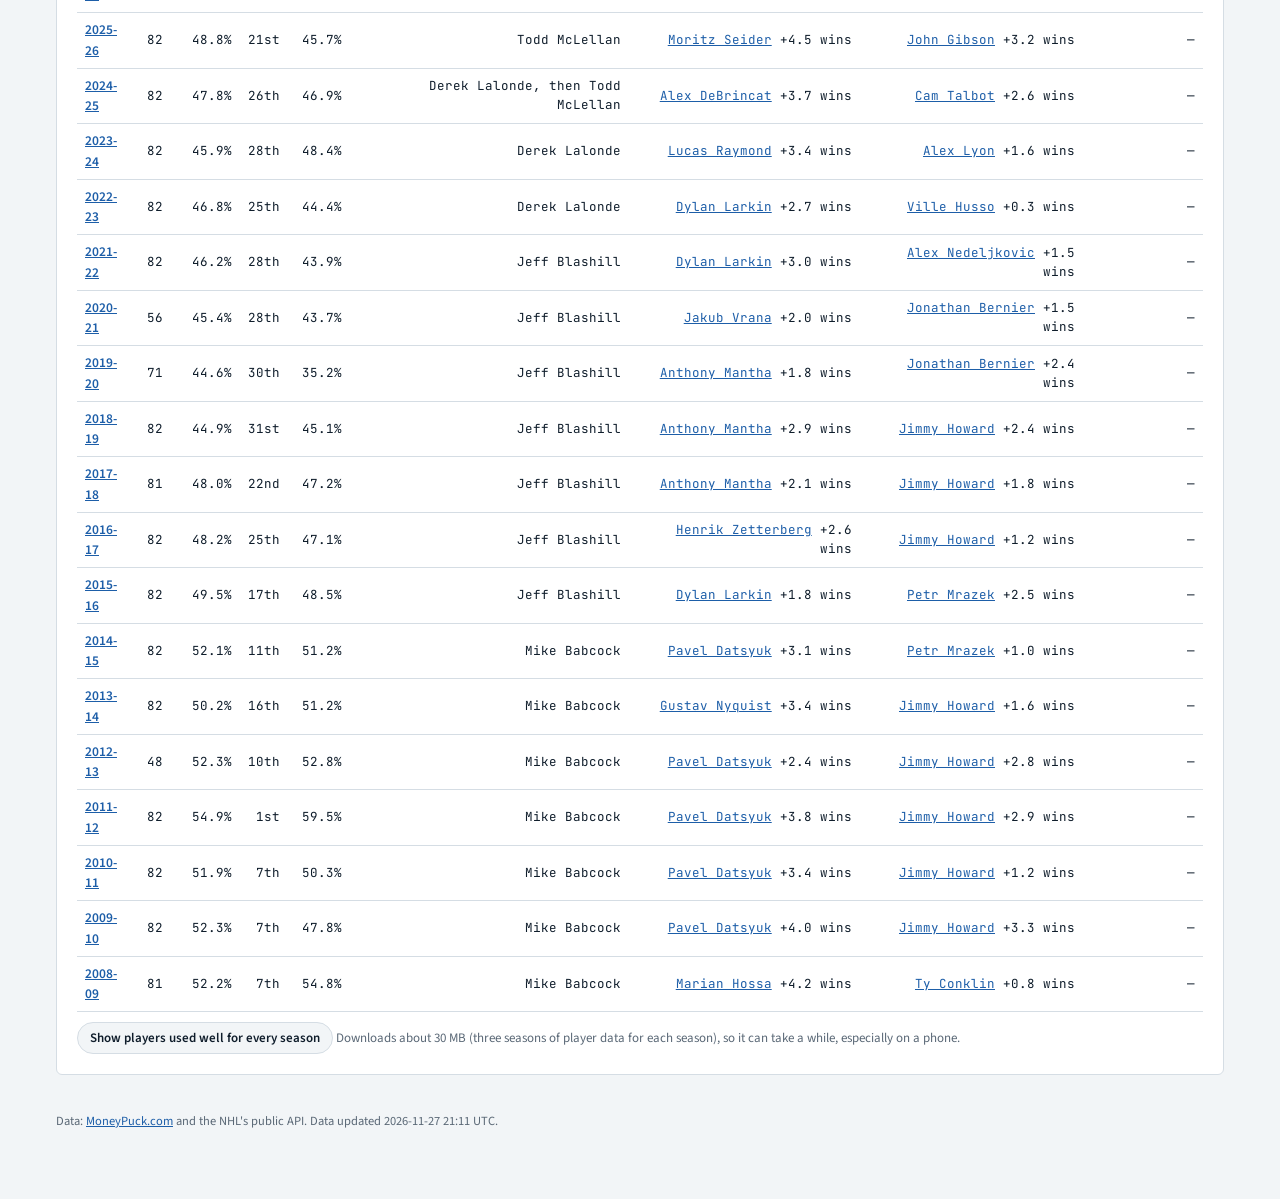
<file: teams.html>
<!doctype html>
<html lang="en">
<head>
<meta charset="utf-8">
<meta name="viewport" content="width=device-width, initial-scale=1, viewport-fit=cover">
<title>Teams · Stats-Zor</title>
<meta name="description" content="How an NHL team uses its players: lineup changes game by game, the season's 5v5 trend, and whether each player is used well.">
<link rel="icon" href="favicon.svg" type="image/svg+xml">
<link rel="icon" href="favicon-32.png" type="image/png" sizes="32x32">
<link rel="apple-touch-icon" href="apple-touch-icon.png">
<link rel="preconnect" href="https://fonts.googleapis.com">
<link rel="preconnect" href="https://fonts.gstatic.com" crossorigin>
<link rel="stylesheet" href="https://fonts.googleapis.com/css2?family=Saira+Condensed:wght@600;800&family=Source+Sans+3:wght@400;600;700&family=JetBrains+Mono:wght@400;600&display=swap">
<link rel="stylesheet" href="styles.css?v=202611190800">
<script src="theme.js?v=202611150400"></script>
</head>
<body>
<header class="top">
  <div class="wrap top-in">
    <div class="brandbox"><a class="brand" href="./">STATS<span>-</span>ZOR</a><a class="tradelink" href="./">← Skaters</a><a class="tradelink" href="goalies.html">Goalies →</a><a class="tradelink" href="trade.html">Trade machine →</a><a class="tradelink" href="about.html#m-teams">How it works →</a></div>
    <div class="pickers">
      <div class="picker small"><label for="tTeam">Team</label><select id="tTeam"></select></div>
      <div class="picker small"><label for="tSeason">Season</label><select id="tSeason"></select></div>
      <div class="picker small"><label for="tWin">Recent window</label><select id="tWin"><option value="10">10 games</option><option value="20">20 games</option></select></div>
    </div>
  </div>
</header>
<main class="wrap">
  <p class="status" id="status">Loading data…</p>

  <section class="panel tcard" id="sec-tcard"></section>

  <section class="panel" id="sec-trend">
    <div class="head"><h2>Season trend</h2><a class="how" href="about.html#m-t-trend">How this works</a>
      <p class="sub" id="trend-sub"></p></div>
    <div id="trend"></div>
  </section>

  <section class="panel" id="sec-strip">
    <div class="head"><h2>Lineup over time</h2><a class="how" href="about.html#m-t-strip">How this works</a>
      <p class="sub" id="strip-sub"></p></div>
    <div class="ctl"><label class="lbl" for="tView">Show</label><select id="tView"><option value="ev">Even-strength line and pair</option><option value="pp">Power-play unit</option></select>
      <label class="lbl" for="tSpan">Games</label><select id="tSpan"><option value="all">Whole season</option><option value="20">Last 20</option></select></div>
    <div id="strip"></div>
  </section>

  <section class="panel" id="sec-deploy">
    <div class="head"><h2>Is each player used well?</h2><a class="how" href="about.html#m-t-deploy">How this works</a>
      <p class="sub" id="deploy-sub"></p></div>
    <div id="deploy"></div>
  </section>

  <section class="panel" id="sec-roster">
    <div class="head"><h2>Who carries the team</h2><a class="how" href="about.html#m-t-roster">How this works</a>
      <p class="sub">Every player's wins above replacement this season by his age: who drives the team now, and how much comes from players 25 and under.</p></div>
    <div id="roster"></div>
  </section>

  <section class="panel" id="sec-goalies">
    <div class="head"><h2>Goalie usage</h2><a class="how" href="about.html#m-t-goalies">How this works</a>
      <p class="sub">Who started each game, and how each goalie did.</p></div>
    <div id="goalies"></div>
  </section>

  <section class="panel" id="sec-history">
    <div class="head"><h2>Season by season</h2><a class="how" href="about.html#m-t-history">How this works</a>
      <p class="sub">The franchise's five-on-five expected-goal share every season since 2008-09, with its head coaches, most valuable skater and top goalie.</p></div>
    <div id="history"></div>
  </section>

  <footer class="foot"><p>Data: <a href="https://moneypuck.com" rel="noopener">MoneyPuck.com</a> and the NHL's public API. <span id="updated"></span></p></footer>
</main>
<script>window.SZ_PAGE = 'teams';</script>
<script src="common.js?v=202611262100"></script>
<script src="app.js?v=202611262110"></script>
<script src="teams.js?v=202611251800"></script>
</body>
</html>
</file>
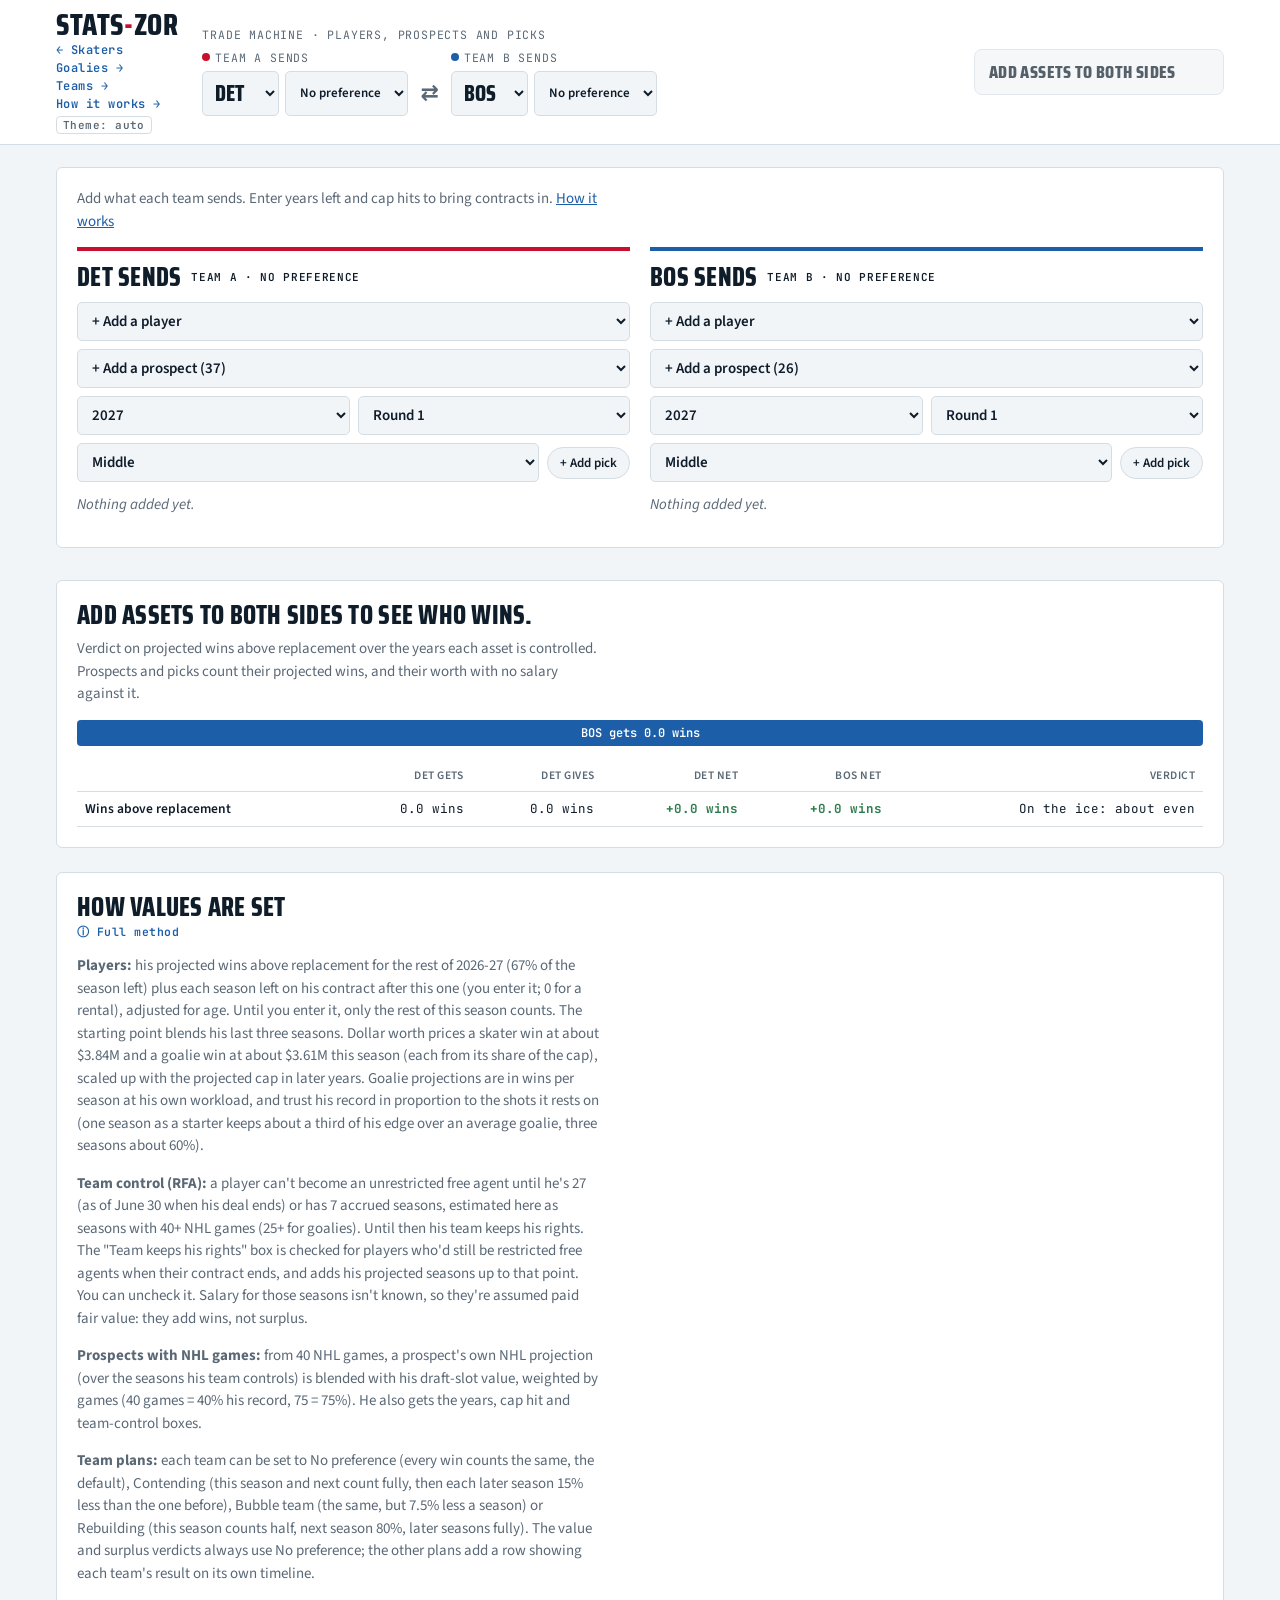
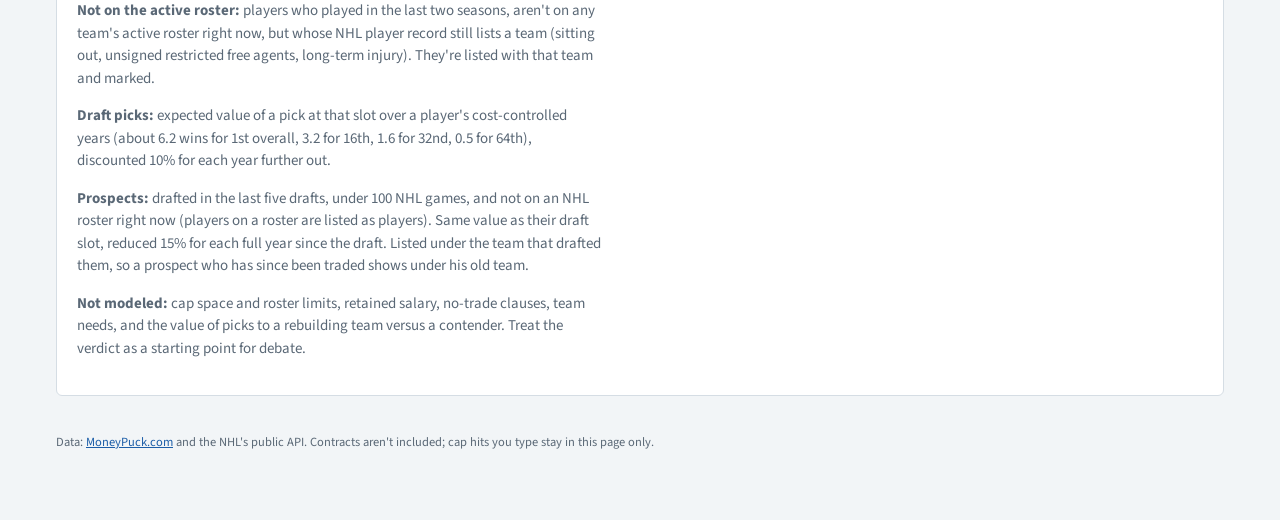
<file: trade.html>
<!doctype html>
<html lang="en">
<head>
<meta charset="utf-8">
<meta name="viewport" content="width=device-width, initial-scale=1, viewport-fit=cover">
<title>Trade Machine · Stats-Zor</title>
<meta name="description" content="Simulate NHL trades with players, prospects and draft picks, valued by the Stats-Zor model.">
<link rel="icon" href="favicon.svg" type="image/svg+xml">
<link rel="icon" href="favicon-32.png" type="image/png" sizes="32x32">
<link rel="apple-touch-icon" href="apple-touch-icon.png">
<link rel="preconnect" href="https://fonts.googleapis.com">
<link rel="preconnect" href="https://fonts.gstatic.com" crossorigin>
<link rel="stylesheet" href="https://fonts.googleapis.com/css2?family=Saira+Condensed:wght@600;800&family=Source+Sans+3:wght@400;600;700&family=JetBrains+Mono:wght@400;600&display=swap">
<link rel="stylesheet" href="styles.css?v=202611190800">
<script src="theme.js?v=202611150400"></script>
<style>
/* header: team pickers in the middle, live score on the right */
.tmh{display:grid;grid-template-columns:auto minmax(0,1fr) auto;gap:10px 24px;align-items:center;padding-block:10px 10px}
.tmtitle{margin:0;font-weight:400;line-height:1.3}
.teams{display:flex;align-items:flex-end;gap:12px;flex-wrap:wrap;margin-top:6px}
.tpick{display:flex;flex-direction:column;gap:4px;min-width:0}
.tpick .lbl i{display:inline-block;width:8px;height:8px;border-radius:50%;margin-right:5px;vertical-align:1px}
.tpick .row{display:flex;gap:6px}
.tpick select{width:auto}
.tpick .team{font:800 22px var(--f-display);padding:3px 8px}
.tpick .plan{font:600 13px var(--f-body)}
.swap{font:800 22px var(--f-display);color:var(--muted);padding-bottom:6px}
.score{border:1px solid var(--line);border-radius:8px;padding:8px 14px;background:var(--bg);min-width:250px}
.score.empty{opacity:.7}
.score-top{all:unset;display:flex;flex-direction:column;gap:2px;cursor:default;width:100%}
.score .sv{font:800 18px var(--f-display);text-transform:uppercase;letter-spacing:.02em;color:var(--ink)}
.score .line{display:none;font:600 13px var(--f-mono)}
.score .r{display:grid;grid-template-columns:auto 1fr 1fr;gap:2px 12px;font:600 13px var(--f-mono);margin-top:4px}
.score .r > span:first-child,.score .r > span:nth-child(-n+3){color:var(--muted)}
.score .note{font:600 11px var(--f-mono);color:var(--muted);margin-top:4px}
.score .pos{color:var(--good)} .score .neg{color:var(--bad)}
@media (max-width:760px){
  .tmh{grid-template-columns:1fr}
  .swap{display:none}
  .teams{flex-direction:column;align-items:stretch;gap:8px}
  .tpick .row select{flex:1 1 auto;min-width:0}
  .score{min-width:0}
  .score-top{cursor:pointer}
  .score .line{display:block}
  .score:not(.empty) .score-top::after{content:"Tap for details";font:600 10.5px var(--f-mono);color:var(--muted);letter-spacing:.04em}
  .score:not([data-open="1"]) .score-body{display:none}
}
.tm{display:grid;grid-template-columns:repeat(auto-fit,minmax(min(100%,460px),1fr));gap:20px}
.tm > *{min-width:0}
.side{border-top:4px solid var(--a);padding-top:12px}
.side.b{border-color:var(--b)}
.side h2{display:flex;gap:10px;align-items:center;flex-wrap:wrap}
.side h2 select{width:auto;font:800 20px var(--f-display)}
.adders{display:grid;grid-template-columns:minmax(0,1fr);gap:8px;margin:12px 0}
.adders .row{display:flex;flex-wrap:wrap;gap:8px;align-items:center}
.adders select{flex:1 1 200px;width:auto;min-width:0;max-width:100%}
.asset{display:grid;grid-template-columns:minmax(0,1fr) auto;gap:4px 10px;padding:10px 0;border-bottom:1px solid var(--line);align-items:center}
.asset .nm{font-weight:700}
.asset .nm small{font-weight:400;color:var(--muted);margin-left:6px}
.asset .det{grid-column:1/-1;display:flex;flex-wrap:wrap;gap:8px 14px;align-items:center;font-size:13px;color:var(--muted)}
.asset .det input{width:84px;font:600 14px var(--f-body);padding:4px 6px;border:1px solid var(--line);border-radius:4px;background:var(--bg);color:var(--ink)}
.asset .det label{display:inline-flex;align-items:center;gap:6px}
.asset .det input[type=checkbox]{width:16px;height:16px;padding:0;margin:0;accent-color:var(--b)}
.asset .val{font:600 15px var(--f-mono);text-align:right}
.asset button{padding:2px 9px}
.sum{margin-top:8px}
.sumgrid{display:grid;grid-template-columns:repeat(auto-fit,minmax(min(100%,300px),1fr));gap:16px}
.meter{display:flex;height:26px;border-radius:4px;overflow:hidden;margin:10px 0 4px;background:var(--mid)}
.meter i{display:flex;align-items:center;justify-content:center;font:600 12px var(--f-mono);color:#fff;white-space:nowrap;overflow:hidden}
.empty-side{color:var(--muted);font-style:italic;margin:10px 0}
</style>
</head>
<body>
<header class="top">
  <div class="wrap tmh">
    <div class="brandbox"><a class="brand" href="./">STATS<span>-</span>ZOR</a><a class="tradelink" href="./">← Skaters</a><a class="tradelink" href="goalies.html">Goalies →</a><a class="tradelink" href="teams.html">Teams →</a><a class="tradelink" href="about.html">How it works →</a></div>
    <div class="tmid"><h1 class="eyebrow tmtitle">Trade machine · players, prospects and picks</h1><div class="teams" id="teams"></div></div>
    <div class="score empty" id="score" aria-live="polite"></div>
  </div>
</header>
<main class="wrap">
  <p class="status" id="status">Loading data…</p>
  <section class="panel">
    <p class="sub" style="margin:0 0 14px">Add what each team sends. Enter years left and cap hits to bring contracts in. <a href="about.html#m-trade">How it works</a></p>
    <div class="tm" id="tm"></div>
  </section>
  <section class="panel sum" id="summary"></section>
  <section class="panel">
    <div class="head"><h2>How values are set</h2><a class="how" href="about.html#m-trade">Full method</a></div>
    <div class="sub" id="method"></div>
  </section>
  <footer class="foot"><p>Data: <a href="https://moneypuck.com" rel="noopener">MoneyPuck.com</a> and the NHL's public API. Contracts aren't included; cap hits you type stay in this page only.</p></footer>
</main>
<script src="trade.js?v=202611251800"></script>
</body>
</html>
</file>
<file: styles.css>
/* Stats-Zor — rink-sheet look: ice-white panels, goal-line red for the main player,
   blue-line blue for the comparison, condensed display type for headings. */
:root{
  --bg:#f2f5f7; --panel:#ffffff; --ink:#0f1d2b; --muted:#5a6876; --line:#d5dde4;
  --a:#c8102e; --b:#1d5ea8; --board:#3d4f63;
  --lo:#e9b98c; --mid:#eef1f3; --hi:#5b93cf; --dot:#b4bfca;
  --c1:#1d5ea8; --c2:#b07f00; --c3:#2f7d4f; --c4:#7b4bb7; --c5:#c4561a; --c6:#0f7f80;
  --good:#2f7d4f; --bad:#b3462f;
  --f-display:"Saira Condensed","Arial Narrow",system-ui,sans-serif;
  --f-body:"Source Sans 3",system-ui,-apple-system,"Segoe UI",sans-serif;
  --f-mono:"JetBrains Mono",ui-monospace,Menlo,Consolas,monospace;
  color-scheme:light;
}
/* dark: follows the device unless the header toggle picked light; the toggle can also force it */
@media (prefers-color-scheme: dark){:root:not([data-theme="light"]){
  --bg:#0d151d; --panel:#131e29; --ink:#e6edf3; --muted:#93a3b2; --line:#26364a;
  --a:#ff5a6e; --b:#6aa6ec; --board:#a9b8c7;
  --lo:#8a5a32; --mid:#1a2734; --hi:#2f6db5; --dot:#3e4f60;
  --c1:#6aa6ec; --c2:#f2c14e; --c3:#5cc489; --c4:#b08be6; --c5:#f08c4a; --c6:#4fc6c6;
  --good:#5cc489; --bad:#ef7a5f; color-scheme:dark}}
:root[data-theme="dark"]{
  --bg:#0d151d; --panel:#131e29; --ink:#e6edf3; --muted:#93a3b2; --line:#26364a;
  --a:#ff5a6e; --b:#6aa6ec; --board:#a9b8c7;
  --lo:#8a5a32; --mid:#1a2734; --hi:#2f6db5; --dot:#3e4f60;
  --c1:#6aa6ec; --c2:#f2c14e; --c3:#5cc489; --c4:#b08be6; --c5:#f08c4a; --c6:#4fc6c6;
  --good:#5cc489; --bad:#ef7a5f; color-scheme:dark}
*{box-sizing:border-box}
html{scroll-padding-top:150px}
body{margin:0;background:var(--bg);color:var(--ink);font:15px/1.5 var(--f-body)}
a{color:var(--b)}
.wrap{max-width:1200px;margin:0 auto;padding-left:max(16px,env(safe-area-inset-left));padding-right:max(16px,env(safe-area-inset-right))}
h1,h2,h3{font-family:var(--f-display);font-weight:800;text-transform:uppercase;letter-spacing:.01em;line-height:1.05;margin:0;text-wrap:balance}
h2{font-size:26px}
.eyebrow,.lbl,.minihead{font-family:var(--f-mono);font-size:11.5px;letter-spacing:.07em;text-transform:uppercase;color:var(--muted)}
.minihead{margin:0 0 8px}
.sub{color:var(--muted);max-width:75ch;margin:6px 0 0}
.sub.small{font-size:13px}
.mono,td{font-variant-numeric:tabular-nums}

/* header */
.top{position:sticky;top:0;z-index:20;background:var(--panel);border-bottom:1px solid var(--line)}
.top-in{display:flex;flex-wrap:wrap;align-items:flex-end;gap:10px 24px;padding-block:10px 8px}
.brand{font:800 30px/1 var(--f-display);color:var(--ink);text-decoration:none;letter-spacing:.02em}
.brand span{color:var(--a)}
.pickers{display:flex;flex-wrap:wrap;gap:10px 14px;flex:1;min-width:0}
.picker{position:relative;display:flex;flex-direction:column;gap:2px;flex:1 1 220px;min-width:0}
.picker.small{flex:0 0 130px}
.picker.inline{flex:0 1 300px}
.picker label{font-family:var(--f-mono);font-size:11px;letter-spacing:.06em;text-transform:uppercase;color:var(--muted);display:flex;align-items:center;gap:6px}
.dot{display:inline-block;width:10px;height:10px;border-radius:50%}
.dot.a{background:var(--a)} .dot.b{background:var(--b)}
input[type=search],select{font:600 15px var(--f-body);padding:7px 10px;border:1px solid var(--line);border-radius:5px;background:var(--bg);color:var(--ink);width:100%;min-width:0}
input:focus-visible,select:focus-visible,button:focus-visible,a:focus-visible{outline:2px solid var(--b);outline-offset:2px}
.sugg{position:absolute;top:100%;left:0;right:0;z-index:30;list-style:none;margin:4px 0 0;padding:4px;background:var(--panel);border:1px solid var(--line);border-radius:6px;box-shadow:0 8px 24px rgba(0,0,0,.18);max-height:360px;overflow:auto}
.sugg li{padding:6px 8px;border-radius:4px;cursor:pointer;display:flex;justify-content:space-between;gap:10px}
.sugg li small{color:var(--muted);font-family:var(--f-mono);font-size:11.5px;white-space:nowrap}
.sugg li[aria-selected=true],.sugg li:hover{background:var(--mid)}
.tabs{display:flex;align-items:flex-end;overflow-x:auto;padding-block:4px 8px;font-size:13.5px;font-weight:600;scrollbar-width:thin}
/* desktop: wrap whole part groups onto a second row instead of scrolling; phones keep the swipeable row */
@media (min-width:900px){.tabs{flex-wrap:wrap;overflow-x:visible;row-gap:8px;font-size:13px}.ng{padding:0 10px}.nls{gap:10px}}
.ng{display:flex;flex-direction:column;gap:2px;padding:0 14px;border-left:1px solid var(--line);flex:0 0 auto}
.ng:first-child{padding-left:0;border-left:0}
.nl{font:600 10.5px var(--f-mono);letter-spacing:.07em;text-transform:uppercase;color:var(--muted);white-space:nowrap}
.ng.on .nl{color:var(--a)}
.nls{display:flex;gap:14px}
.tabs a{color:var(--muted);text-decoration:none;white-space:nowrap;padding-bottom:2px;border-bottom:2px solid transparent}
.tabs a:hover{color:var(--ink)}
.tabs a.cur{color:var(--ink);border-bottom-color:var(--a)}

/* layout */
main{display:flex;flex-direction:column;gap:24px;padding-block:22px 56px}
.status{margin:0;color:var(--muted)}
.status.err{color:var(--bad);font-weight:600}
.panel{background:var(--panel);border:1px solid var(--line);border-radius:6px;padding:20px;min-width:0}
.head{display:flex;flex-direction:column;gap:4px;margin-bottom:14px}
.part{border-top:3px solid var(--ink);padding-top:12px;display:flex;flex-direction:column;gap:4px}
.part-h{font-size:clamp(28px,4.5vw,40px)}
.two{display:grid;grid-template-columns:repeat(auto-fit,minmax(min(100%,460px),1fr));gap:20px;align-items:start}
.two > *{min-width:0}
.ctl{display:flex;flex-wrap:wrap;gap:8px 14px;align-items:center;margin-bottom:12px}
.ctl select{width:auto;max-width:100%}
.scroll{overflow-x:auto}
.empty{color:var(--muted);font-style:italic;margin:0}
svg{display:block;width:100%;height:auto;max-width:100%}
svg text{fill:var(--ink);font-family:var(--f-body)}
svg .ax{stroke:var(--line)}
svg .lab{fill:var(--muted);font-size:11px}
.foot{font-size:12.5px;color:var(--muted)}

/* buttons */
button{font:600 13px var(--f-body);border:1px solid var(--line);background:var(--bg);color:var(--ink);padding:6px 12px;border-radius:999px;cursor:pointer}
button:hover{border-color:var(--ink)}
button[aria-pressed=true]{background:var(--ink);color:var(--bg);border-color:var(--ink)}
.toggle{display:inline-flex;flex-wrap:wrap;gap:6px}
.chips{display:flex;flex-wrap:wrap;gap:6px;margin:0 0 12px}
.chips button{display:inline-flex;align-items:center;gap:6px;font-size:12.5px;padding:4px 10px}
.chips button i{width:9px;height:9px;border-radius:50%;display:inline-block}
.chips button b{font-weight:400;color:var(--muted);margin-left:2px}

/* profile */
.prof{display:grid;grid-template-columns:repeat(auto-fit,minmax(min(100%,380px),1fr));gap:20px}
.pcard{border-top:4px solid var(--a);padding-top:10px;min-width:0}
.pcard.b{border-color:var(--b)}
.pcard h1{font-size:clamp(30px,5vw,46px)}
.pcard .meta{color:var(--muted);margin:4px 0 10px;font-size:14px}
.tiles{display:grid;grid-template-columns:repeat(auto-fit,minmax(110px,1fr));gap:10px}
.tile b{display:block;font:800 26px/1 var(--f-display)}
.tile span{color:var(--muted);font-size:12.5px}
.badges{display:flex;flex-wrap:wrap;gap:6px;margin-top:10px}
.badge{font:600 11.5px var(--f-mono);border:1px solid var(--line);border-radius:4px;padding:2px 6px;color:var(--muted)}
.badge.gold{border-color:var(--c2);color:var(--c2)}

/* weights + ranking */
.weights{display:grid;grid-template-columns:repeat(auto-fit,minmax(200px,1fr));gap:12px 22px;margin-bottom:14px}
.weights label{display:flex;justify-content:space-between;font-weight:600;font-size:14px}
input[type=range]{width:100%;accent-color:var(--a)}
.rank{display:flex;flex-direction:column;gap:5px}
.rrow{display:grid;grid-template-columns:34px minmax(120px,220px) 1fr 52px;align-items:center;gap:10px;font-size:14px}
.rrow .nm{font-weight:600;white-space:nowrap;overflow:hidden;text-overflow:ellipsis;cursor:pointer}
.rrow .nm small{color:var(--muted);font-weight:400;margin-left:4px}
.rrow.gap{color:var(--muted);font-size:12px;grid-template-columns:1fr}
.bar{height:16px;display:flex;border-radius:3px;overflow:hidden;background:var(--mid)}
.bar i{display:block;height:100%}
.seg-d{background:var(--b)} .seg-o{background:var(--hi);opacity:.7} .seg-c{background:var(--muted);opacity:.55}
.rrow.isA .nm{color:var(--a)} .rrow.isA .bar{outline:2px solid var(--a);outline-offset:1px}
.rrow.isB .nm{color:var(--b)} .rrow.isB .bar{outline:2px solid var(--b);outline-offset:1px}
.legend{display:flex;flex-wrap:wrap;gap:14px;font-size:13px;color:var(--muted);margin-top:12px}
.legend i{display:inline-block;width:12px;height:12px;border-radius:2px;margin-right:6px;vertical-align:-1px}

/* tables */
table{border-collapse:collapse}
.matrix{border-collapse:separate;border-spacing:2px;font-size:13px;min-width:1000px}
.matrix th{font-weight:600;color:var(--muted);text-align:center;vertical-align:bottom;padding:4px 2px;font-size:11.5px;line-height:1.2}
.matrix th.grp{font:600 10.5px var(--f-mono);text-transform:uppercase;letter-spacing:.06em;color:var(--ink);border-bottom:2px solid var(--line)}
.matrix th button{border:0;background:none;padding:0;font:inherit;color:inherit;border-radius:0}
.matrix td{text-align:center;padding:5px 4px;border-radius:3px;font:12px var(--f-mono)}
.matrix td small{display:block;font-size:9.5px;opacity:.7}
.matrix td.pn{text-align:left;font:600 13px var(--f-body);white-space:nowrap;position:sticky;left:0;background:var(--panel);padding-right:8px}
.matrix td.pn button{font-size:11px;padding:0 5px;margin-left:4px;line-height:1.4}
.matrix tr.isA td.pn{color:var(--a)} .matrix tr.isB td.pn{color:var(--b)}
.tbl{width:100%;font-size:13.5px;min-width:620px}
.tbl.iso{min-width:0;table-layout:fixed}
.tbl.iso th:first-child{width:44%}
.tbl.iso td{color:var(--ink)}
.tbl.iso td small{display:block;font-size:10px;opacity:.75}
.tbl.fc{min-width:0}
.tbl th,.tbl td{padding:7px 8px;border-bottom:1px solid var(--line);text-align:right}
.tbl th{font-size:11.5px;text-transform:uppercase;letter-spacing:.04em;color:var(--muted);font-weight:600;vertical-align:bottom}
.tbl th:first-child,.tbl td:first-child{text-align:left}
.tbl td{font-family:var(--f-mono);font-size:12.5px}
.tbl td:first-child{font-family:var(--f-body);font-weight:600;font-size:13.5px}
.tbl tr.isA td:first-child{color:var(--a)}
.pos{color:var(--good)} .neg{color:var(--bad)}
.tape{width:100%;font-size:13.5px}
.tape th,.tape td{padding:6px 8px;border-bottom:1px solid var(--line);text-align:right;font:12.5px var(--f-mono)}
.tape th{font:600 12px var(--f-body);text-transform:uppercase;letter-spacing:.04em}
.tape th.a{color:var(--a)} .tape th.b{color:var(--b)}
.tape td:first-child,.tape th:first-child{text-align:left;font:600 13px var(--f-body);color:var(--muted)}
.tape td.win{font-weight:700}
.tape td.win::after{content:" ●";font-size:9px;vertical-align:2px}
.cl{width:100%;height:10px;background:var(--mid);border-radius:3px;overflow:hidden;min-width:70px}
.cl i{display:block;height:100%;background:var(--b)}
.swapgrid{display:grid;grid-template-columns:repeat(auto-fit,minmax(min(100%,300px),1fr));gap:16px;margin-bottom:16px}
.v{border-left:4px solid var(--line);padding:2px 0 2px 12px}
.v.a{border-color:var(--a)} .v.b{border-color:var(--b)}
.v b{display:block;font:800 24px/1.15 var(--f-display);text-transform:uppercase}
.v p{margin:4px 0 0;color:var(--muted);font-size:14px}

@media (max-width:640px){
  .top{position:static}
  html{scroll-padding-top:12px}
  .rrow{grid-template-columns:26px minmax(90px,130px) 1fr 40px;gap:6px;font-size:13px}
  .picker.small{flex:1 1 120px}
}
@media (prefers-reduced-motion:reduce){*{scroll-behavior:auto!important}}

/* deployment */
.slotbar{display:flex;height:22px;border-radius:3px;overflow:hidden;background:var(--mid);margin:6px 0 4px}
.slotbar i{display:flex;align-items:center;justify-content:center;height:100%;font:600 11px var(--f-mono);color:#fff;white-space:nowrap;overflow:hidden}
.verdict{display:grid;grid-template-columns:repeat(auto-fit,minmax(min(100%,240px),1fr));gap:12px;margin:12px 0 16px}
.verdict .v b{font-size:20px}
.flag{display:inline-block;font:600 11px var(--f-mono);padding:1px 6px;border-radius:3px;border:1px solid currentColor;white-space:nowrap}
.flag.up{color:var(--good)} .flag.down{color:var(--bad)} .flag.ok{color:var(--muted)}
.rolegrid{display:grid;grid-template-columns:repeat(auto-fit,minmax(min(100%,480px),1fr));gap:24px}
.rolegrid > *{min-width:0}

/* header extras */
.brandbox{display:flex;flex-direction:column;gap:2px}
.tradelink{font:600 12px var(--f-mono);letter-spacing:.04em;color:var(--b);text-decoration:none;white-space:nowrap}
.tradelink:hover{text-decoration:underline}
.themebtn{align-self:flex-start;margin-top:2px;font:600 11px var(--f-mono);letter-spacing:.04em;color:var(--muted);background:none;border:1px solid var(--line);border-radius:4px;padding:1px 6px;cursor:pointer}
.themebtn:hover{color:var(--ink);border-color:var(--muted)}
/* value */
.valgrid{display:grid;grid-template-columns:repeat(auto-fit,minmax(min(100%,460px),1fr));gap:24px}
.valgrid > *{min-width:0}
.comp{display:grid;grid-template-columns:110px 1fr 54px;gap:6px 10px;align-items:center;font-size:13px;margin:10px 0}
.comp .trk{position:relative;height:14px;background:var(--mid);border-radius:2px}
.comp .trk i{position:absolute;top:0;height:100%;border-radius:2px}
.comp .trk b{position:absolute;left:50%;top:-2px;bottom:-2px;width:1px;background:var(--muted)}
.capin{display:flex;flex-wrap:wrap;align-items:center;gap:8px;margin-top:12px;font-size:14px}
.capin input{width:110px;font:600 15px var(--f-body);padding:6px 8px;border:1px solid var(--line);border-radius:5px;background:var(--bg);color:var(--ink)}
.lim{border-left:3px solid var(--c2);padding:6px 0 6px 12px;margin:0 0 16px;font-size:14px;color:var(--muted)}
.lim summary{cursor:pointer;font-weight:700;color:var(--ink)}
.lim ul{margin:8px 0 0;padding-left:18px;display:flex;flex-direction:column;gap:6px;max-width:90ch}
.how{align-self:flex-start;font:600 11.5px var(--f-mono);letter-spacing:.04em;color:var(--b);text-decoration:none}
.how:hover{text-decoration:underline}
.how::before{content:"ⓘ ";}

/* "Doing more than the box score" sidebar */
.layout{display:flex;flex-direction:column}
.layout > *{min-width:0}
.layout > main{width:100%}
.gems-wrap{order:-1;width:100%;max-width:1200px;margin:0 auto;padding-top:16px;padding-left:max(16px,env(safe-area-inset-left));padding-right:max(16px,env(safe-area-inset-right))}
.gems-wrap + main{padding-top:16px}
.gems{background:var(--panel);border:1px solid var(--line);border-radius:6px;padding:10px 14px}
.gems summary{list-style:none;cursor:pointer;display:flex;align-items:baseline;gap:8px;font:800 17px/1.2 var(--f-display);text-transform:uppercase;letter-spacing:.01em}
.gems summary::-webkit-details-marker{display:none}
.gems .gn{font:600 12px var(--f-mono);color:var(--muted)}
.gems .gchev{margin-left:auto;font-style:normal;color:var(--muted);transition:transform .15s}
.gems[open] .gchev{transform:rotate(180deg)}
.gsub{font-size:13px;color:var(--muted);margin:6px 0 8px;line-height:1.45}
.gf{display:flex;flex-wrap:wrap;gap:6px;margin:0 0 4px}
.gf button,.gmore{font:600 12px var(--f-body);background:transparent;color:var(--muted);border:1px solid var(--line);border-radius:999px;padding:3px 10px;cursor:pointer}
.gf button[aria-pressed=true]{background:var(--ink);color:var(--panel);border-color:var(--ink)}
.gmore{margin:8px 0 2px;width:100%;border-radius:6px}
.gunit{margin-top:-2px;font-style:italic}
.gt{flex-wrap:wrap;margin:8px 0 2px}
.gt button{font-size:11px;padding:2px 8px}
.glist{list-style:none;margin:0;padding:0}
.glist li{display:grid;grid-template-columns:minmax(0,1fr) auto;gap:1px 8px;padding:8px 0;border-top:1px solid var(--line)}
.glist li.cur .gnm{color:var(--a)}
.gnm{all:unset;cursor:pointer;font-weight:700;font-size:14px;color:var(--c1);overflow:hidden;text-overflow:ellipsis;white-space:nowrap}
.gnm:hover{text-decoration:underline} .gnm:focus-visible{outline:2px solid var(--c1);outline-offset:2px}
.gpc{font:700 13px var(--f-mono);text-align:right}
.gm{font-size:12px;color:var(--muted)}
.gch{grid-column:1/-1;display:flex;flex-wrap:wrap;gap:4px;margin-top:3px}
.gc{font-style:normal;font-size:11px;padding:1px 7px;border-radius:4px;background:color-mix(in srgb,var(--muted) 14%,transparent);color:var(--ink)}
.gc.mate{background:color-mix(in srgb,var(--c4) 22%,transparent)}
.gc.tough{background:color-mix(in srgb,var(--c5) 22%,transparent)}
.gems .how{display:inline-block;margin-top:8px}
@media (min-width:1400px){
  .layout{display:grid;grid-template-columns:minmax(0,1200px) 280px;justify-content:center;column-gap:20px;padding-inline:16px}
  .layout > main.wrap{max-width:none;margin:0;padding-inline:0}
  .gems-wrap{order:0;grid-column:2;grid-row:1;padding:22px 0 16px;margin:0;position:sticky;top:var(--toph,150px);align-self:start;max-height:calc(100vh - var(--toph,150px));overflow-y:auto}
  .gems-wrap + main{padding-top:22px}
  .layout > main{grid-column:1;grid-row:1}
  .gems summary{cursor:default} .gems .gchev{display:none}
  body:has(.layout) .wrap{max-width:1500px}
}

/* team colors and jersey number on player cards */
.tbadge{display:inline-block;font:700 11px/1 var(--f-mono);padding:3px 6px;border-radius:4px;margin-right:6px;vertical-align:1px;background:var(--line);color:var(--ink);letter-spacing:.04em}
.pcard.tc{position:relative;border-left:6px solid var(--tc)}
.jnum{position:absolute;right:16px;top:10px;font:800 52px/1 var(--f-display);color:var(--tc,var(--muted));opacity:.22;pointer-events:none}
@media (max-width:600px){.jnum{font-size:40px;right:12px}}
.jnum + h1{padding-right:78px}
@media (max-width:600px){.jnum + h1{padding-right:56px}}
.note{border-left:3px solid var(--c1);background:color-mix(in srgb,var(--c1) 8%,transparent);padding:8px 12px;border-radius:0;line-height:1.5}
.nowon{display:inline-block;margin-left:10px;font:600 12px var(--f-body);color:var(--muted);white-space:nowrap}
.nowon .tbadge{margin:0 0 0 2px;font-size:10px}
/* teams page */
.tcard{border-radius:0 6px 6px 0}
.tcard-h{display:flex;flex-wrap:wrap;align-items:baseline;gap:6px 12px}
.tname{margin:0;font:800 34px/1.05 var(--f-display);text-transform:uppercase;letter-spacing:.01em}
.ttiles{display:grid;grid-template-columns:repeat(auto-fit,minmax(min(100%,150px),1fr));gap:10px;margin-top:14px}
.ttile{background:var(--bg);border:1px solid var(--line);border-radius:6px;padding:10px 12px;display:flex;flex-direction:column;gap:2px;min-width:0}
.ttile b{font:800 26px/1.1 var(--f-display)}
.ttile small{font-size:12px;color:var(--muted)}
.ttile small.pos,.ttile .pos{color:var(--good)} .ttile small.neg,.ttile .neg{color:var(--bad)}
.tchart{width:100%;min-width:600px;max-width:none;height:auto;display:block}
#tTeam{min-width:210px}
svg .axl{fill:var(--muted);font:600 11px var(--f-mono)}
.tkey{display:flex;flex-wrap:wrap;gap:6px 14px;font-size:12.5px;color:var(--muted);margin:8px 0 0}
.tkey i{display:inline-block;width:12px;height:12px;border-radius:2px;margin-right:5px;vertical-align:-2px}
.tkey i.dot2{background:none;border-top:2px dotted;height:0;width:16px;border-radius:0;vertical-align:3px}
.tkey i.dash{background:none;border-top:2px dashed;height:0;width:16px;border-radius:0;vertical-align:3px}
.stripwrap{max-width:100%}
svg.strip{display:block;width:auto;max-width:none;height:auto} /* drawn at its own pixel size, so a short season doesn't blow up the names */
svg .sname{fill:var(--ink);font:600 12px var(--f-body)}
svg a:hover .sname{fill:var(--c1);text-decoration:underline}
@media (max-width:760px){.tname{font-size:26px}.ttiles{grid-template-columns:1fr 1fr}.ttile b{font-size:22px}#tTeam{min-width:0;max-width:100%}}
.capin{font:600 13px var(--f-mono);padding:3px 6px;border:1px solid var(--line);border-radius:4px;background:var(--bg);color:var(--ink)}
button:disabled{opacity:.55;cursor:default}
/* box score detail on player cards */
.boxd{margin-top:12px;border-top:1px solid var(--line);padding-top:10px}
.boxd dl{display:grid;grid-template-columns:repeat(auto-fit,minmax(min(100%,230px),1fr));gap:6px 18px;margin:6px 0 0}
.boxd dl div{display:flex;gap:8px;align-items:baseline;min-width:0}
.boxd dt{font:600 11px var(--f-mono);text-transform:uppercase;letter-spacing:.05em;color:var(--muted);flex:0 0 auto}
.boxd dd{margin:0;font-weight:600;min-width:0}
.boxd dd small{font-weight:400;color:var(--muted);font-size:12.5px}
.boxrec{font-size:12.5px;color:var(--muted);margin:8px 0 0}
.boxrec span{font:600 11px var(--f-mono);text-transform:uppercase;letter-spacing:.05em;margin-right:4px}
.boxrec .how{margin-left:4px}
</file>
